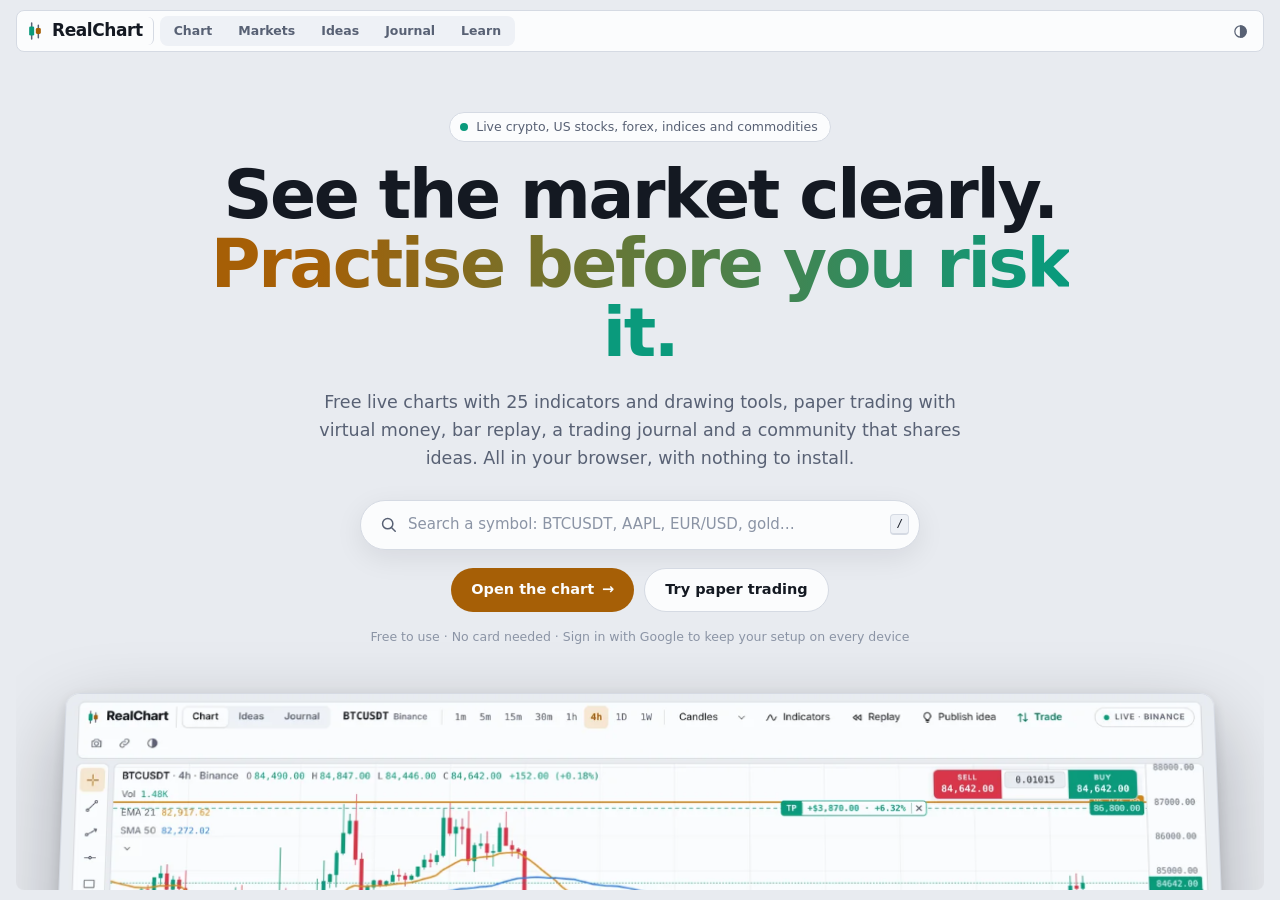
<file: index.html>
<!doctype html>
<html lang="en">
<head>
<meta charset="utf-8">
<meta http-equiv="Content-Security-Policy" content="default-src 'none'; script-src 'self' https://s3.tradingview.com; style-src 'self' 'unsafe-inline' https://fonts.googleapis.com; font-src https://fonts.gstatic.com; img-src 'self' data: blob: https://*.googleusercontent.com; connect-src 'self' https://data-api.binance.vision https://api.binance.com wss://data-stream.binance.vision wss://stream.binance.com:9443 https://www.okx.com wss://ws.okx.com wss://ws.okx.com:8443 https://api.bybit.com wss://stream.bybit.com https://api.kraken.com https://api.gold-api.com https://api.twelvedata.com wss://ws.twelvedata.com https://*.workers.dev wss://*.workers.dev https://*.supabase.co; manifest-src 'self'; base-uri 'none'; form-action 'none'; object-src 'none'; frame-src https://www.tradingview-widget.com https://s.tradingview.com; worker-src 'self'; upgrade-insecure-requests">
<meta name="referrer" content="strict-origin-when-cross-origin">
<meta name="viewport" content="width=device-width,initial-scale=1,viewport-fit=cover">
<meta name="description" content="RealChart is a free, TradingView-style charting platform with live prices for crypto, US stocks, forex, indices and commodities — 100+ indicators, drawing tools, watchlists, price alerts and a paper-trading journal. No sign-up, no fees.">
<meta name="keywords" content="free charts, TradingView alternative, live crypto charts, forex charts, stock charts, trading charts, technical analysis, price alerts, candlestick charts, paper trading">
<meta name="robots" content="index,follow,max-image-preview:large">
<link rel="canonical" href="https://realchart.trade/">
<meta name="theme-color" content="#fbfcfd" media="(prefers-color-scheme: light)">
<meta name="theme-color" content="#0e131b" media="(prefers-color-scheme: dark)">
<link rel="icon" href="favicon.svg" type="image/svg+xml">
<link rel="icon" href="icon-192.png" type="image/png" sizes="192x192">
<link rel="apple-touch-icon" href="apple-touch-icon.png">
<link rel="manifest" href="manifest.webmanifest">
<meta property="og:type" content="website">
<meta property="og:site_name" content="RealChart">
<meta property="og:locale" content="en_GB">
<meta property="og:title" content="RealChart — Free Live Trading Charts">
<meta property="og:description" content="Free, TradingView-style charts with live prices for crypto, stocks, forex, indices and commodities. Indicators, drawing tools, watchlists and price alerts — no sign-up.">
<meta name="twitter:card" content="summary_large_image">
<meta name="twitter:title" content="RealChart — Free Live Trading Charts">
<meta name="twitter:description" content="Free, TradingView-style charts with live prices for crypto, stocks, forex, indices and commodities. No sign-up.">
<meta name="impact-site-verification" value="29c05ad7-7cba-4794-b8db-04f6048b100a">
<meta property="og:url" content="https://realchart.trade/">
<meta property="og:image" content="https://realchart.trade/og-image.png">
<meta name="twitter:image" content="https://realchart.trade/og-image.png">
<title>RealChart — Free Live Charts for Crypto, Stocks, Forex &amp; Commodities</title>
<script type="application/ld+json">[{"@context":"https://schema.org","@type":"WebApplication","name":"RealChart","url":"https://realchart.trade/","applicationCategory":"FinanceApplication","operatingSystem":"Web","description":"Free, TradingView-style charting with live prices for crypto, US stocks, forex, indices and commodities, including 100+ indicators, drawing tools, watchlists and price alerts.","offers":{"@type":"Offer","price":"0","priceCurrency":"USD"},"featureList":["Live interactive charts","100+ technical indicators","Drawing tools","Watchlists","Price alerts to your phone","Paper-trading journal"]},{"@context":"https://schema.org","@type":"WebSite","name":"RealChart","url":"https://realchart.trade/"},{"@context":"https://schema.org","@type":"Organization","name":"RealChart","url":"https://realchart.trade/","logo":"https://realchart.trade/icon-192.png"}]</script>
<link rel="preconnect" href="https://fonts.googleapis.com">
<link rel="preconnect" href="https://fonts.gstatic.com" crossorigin>
<link rel="stylesheet" href="https://fonts.googleapis.com/css2?family=Bricolage+Grotesque:opsz,wght@12..96,700;12..96,800&family=IBM+Plex+Mono:wght@400;500;600&family=IBM+Plex+Sans:wght@400;500;600&display=swap">
<style>
/* Layout: trading-terminal grid. Top bar across, slim drawing rail left, chart stage centre, market rail right. */
:root{
  --bg:#e8ebf0; --panel:#fbfcfd; --panel-2:#eef1f6; --line:#d5dae3; --grid:#eef1f5;
  --fg:#141922; --muted:#586174; --faint:#8b94a5;
  --accent:#a65f06; --accent-soft:#f5e7d2;
  --up:#0a9a7c; --down:#d8364a; --draw:#2f6fe4; --cross-label:#3a4252; --up-ink:#077a62; --down-ink:#bf2a3e;
  --font-display:'Bricolage Grotesque','Segoe UI',system-ui,sans-serif;
  --font-body:'IBM Plex Sans','Segoe UI',system-ui,-apple-system,sans-serif;
  --font-data:'IBM Plex Mono',ui-monospace,SFMono-Regular,Menlo,Consolas,monospace;
}
@media (prefers-color-scheme: dark){
  :root:not([data-theme="light"]){
    --bg:#07090e; --panel:#0e131b; --panel-2:#161d28; --line:#212a38; --grid:#141b25;
    --fg:#e3e7ee; --muted:#8a94a7; --faint:#5b6578;
    --accent:#f0a63a; --accent-soft:#33260f;
    --up:#26b892; --down:#f05268; --draw:#5b8ff9; --cross-label:#38435a; --up-ink:#26b892; --down-ink:#f05268;
    color-scheme:dark;
  }
}
:root[data-theme="dark"]{
  --bg:#07090e; --panel:#0e131b; --panel-2:#161d28; --line:#212a38; --grid:#141b25;
  --fg:#e3e7ee; --muted:#8a94a7; --faint:#5b6578;
  --accent:#f0a63a; --accent-soft:#33260f;
  --up:#26b892; --down:#f05268; --draw:#5b8ff9; --cross-label:#38435a; --up-ink:#26b892; --down-ink:#f05268;
  color-scheme:dark;
}

*,*::before,*::after{box-sizing:border-box}
html,body{height:100%}
body{background:var(--bg);color:var(--fg);font:13px/1.4 var(--font-body);padding-inline:16px;padding-block:10px;overflow:hidden;-webkit-font-smoothing:antialiased}
button,input,select{font:inherit;color:inherit}
button{cursor:pointer;background:none;border:0;padding:0;border-radius:6px}
svg{display:block}
:focus-visible{outline:2px solid var(--accent);outline-offset:1px}

.app{height:100%;display:grid;grid-template-columns:42px minmax(0,1fr) 304px;grid-template-rows:auto minmax(0,1fr);grid-template-areas:"top top top" "tools stage side";gap:6px}
/* Full-screen chart: hide the watchlist, trade panel and status bar so the chart fills the window */
body.chart-max .app{grid-template-columns:42px minmax(0,1fr) 0}
body.chart-max .side,body.chart-max .status,body.chart-max #tp{display:none!important}
/* The date/time clock sitting on the chart, like TradingView's */
.chart-clock{position:absolute;right:64px;bottom:3px;z-index:5;pointer-events:none;font-family:var(--font-data);font-size:11px;line-height:1;color:var(--muted);background:color-mix(in srgb,var(--bg) 82%,transparent);border:1px solid color-mix(in srgb,var(--line) 70%,transparent);border-radius:5px;padding:3px 7px;font-variant-numeric:tabular-nums;letter-spacing:.2px;white-space:nowrap}

/* top bar */
.top{grid-area:top;display:flex;align-items:center;flex-wrap:wrap;gap:4px 6px;background:var(--panel);border:1px solid var(--line);border-radius:8px;padding:5px 8px}
.brand{display:flex;align-items:center;gap:7px;font-family:var(--font-display);font-weight:800;font-size:17px;letter-spacing:-.025em;padding-right:10px;border-right:1px solid var(--line);height:28px}
.brand svg{width:20px;height:20px}
.btn{height:30px;padding:0 10px;display:inline-flex;align-items:center;gap:6px;white-space:nowrap;color:var(--fg)}
.btn:hover{background:var(--panel-2)}
.btn svg{width:17px;height:17px;fill:none;stroke:currentColor;stroke-width:1.7;stroke-linecap:round;stroke-linejoin:round}
.sym-btn{font-family:var(--font-data);font-weight:600;font-size:14px}
.sym-btn .ex{font-family:var(--font-body);font-weight:500;font-size:11px;color:var(--muted);letter-spacing:.02em}
.seg{display:flex;gap:1px}
.seg .btn{padding:0 8px;font-family:var(--font-data);font-size:12.5px;color:var(--muted)}
.seg .btn:hover{color:var(--fg)}
.seg .btn.on{color:var(--accent);background:var(--accent-soft);font-weight:600}

/* chart type settings */
#ctGear svg{width:16px;height:16px;fill:none;stroke:currentColor;stroke-width:1.7}
.ct-form{display:flex;flex-direction:column;gap:6px;padding:4px 10px 8px;min-width:250px}
.ct-row{display:flex;align-items:center;justify-content:space-between;gap:10px;font-size:13px}
.ct-row input,.ct-row select{width:120px;height:30px}
.ct-note{font-size:11.5px;color:var(--faint);line-height:1.4}
.ct-acts{display:flex;justify-content:flex-end;padding-top:4px}

/* timeframes */
.seg .btn.tf-more{padding:0 5px}
.seg .btn.tf-more svg{width:14px;height:14px;fill:none;stroke:currentColor;stroke-width:2}
.tf-menu{min-width:250px;overflow-y:auto}
.tf-gh{font-size:11px;font-weight:600;color:var(--muted);padding:8px 10px 3px}
.tf-row.off .tf-li{opacity:.45;cursor:not-allowed}
.icon-btn.dim{opacity:.5}
.tf-row{display:flex;align-items:center;border-radius:6px}
.tf-row:hover{background:var(--panel-2)}
.tf-li{flex:1;text-align:left;padding:6px 10px;font-size:13px}
.tf-row.on .tf-li{color:var(--accent);font-weight:600}
.tf-star svg{width:15px;height:15px;fill:none;stroke:currentColor;stroke-width:1.6}
.tf-star{color:var(--faint)}
.tf-star.on{color:var(--accent)}
.tf-star.on svg{fill:currentColor}
.tf-del svg{width:13px;height:13px;fill:none;stroke:currentColor;stroke-width:2}
.tf-add{padding:2px 0 4px}
.tf-addrow{display:flex;gap:6px;padding:2px 8px}
.tf-addrow input{width:70px;height:30px}
.tf-addrow .selwrap{flex:1}
.tf-addrow select{width:100%;height:30px}
.tf-addrow .primary{height:30px;padding:0 12px}
.tf-msg{font-size:11.5px;color:var(--down-ink);padding:2px 10px;min-height:0}
.tf-msg:empty{display:none}
.vsep{width:1px;height:20px;background:var(--line);margin-inline:2px}
.selwrap{position:relative;display:inline-flex}
.tz-wrap{flex:none}
.tz-sel{height:22px!important;font-family:var(--font-data);font-size:11px;color:var(--muted);padding:0 18px 0 8px!important}
.tz-sel:hover{color:var(--ink)}
.selwrap select{appearance:none;-webkit-appearance:none;height:30px;border:0;border-radius:6px;background:transparent;padding:0 26px 0 10px;cursor:pointer}
.selwrap select:hover{background:var(--panel-2)}
.selwrap::after{content:"";position:absolute;right:11px;top:50%;width:6px;height:6px;border-right:1.5px solid var(--muted);border-bottom:1.5px solid var(--muted);transform:translateY(-70%) rotate(45deg);pointer-events:none}
select option{background:var(--panel);color:var(--fg)}
.spacer{flex:1}
.feed{height:26px;padding:0 11px;border-radius:999px;border:1px solid var(--line);font-size:10.5px;font-weight:600;letter-spacing:.08em;text-transform:uppercase;display:inline-flex;align-items:center;gap:7px;color:var(--muted)}
.feed:hover{background:var(--panel-2);color:var(--fg)}
.feed .dot{width:7px;height:7px;border-radius:50%;background:var(--faint)}
.feed[data-state="live"] .dot{background:var(--up);animation:pulse 2s infinite}
.feed[data-state="demo"]{color:var(--accent);border-color:color-mix(in srgb,var(--accent) 45%,var(--line))}
.feed[data-state="demo"] .dot{background:var(--accent)}
.feed[data-state="reconnecting"] .dot{background:var(--down)}
@keyframes pulse{0%{box-shadow:0 0 0 0 color-mix(in srgb,var(--up) 60%,transparent)}70%{box-shadow:0 0 0 6px transparent}100%{box-shadow:0 0 0 0 transparent}}
.icon-btn{width:30px;height:30px;display:grid;place-items:center;color:var(--muted)}
.icon-btn:hover{background:var(--panel-2);color:var(--fg)}
.icon-btn svg{width:17px;height:17px;fill:none;stroke:currentColor;stroke-width:1.7;stroke-linecap:round;stroke-linejoin:round}

/* drawing rail */
.tools{grid-area:tools;display:flex;flex-direction:column;align-items:center;gap:2px;background:var(--panel);border:1px solid var(--line);border-radius:8px;padding:5px 0;overflow:auto}
.tool{width:32px;height:32px;flex:none;display:grid;place-items:center;color:var(--muted)}
.tool:hover{background:var(--panel-2);color:var(--fg)}
.tool.on{background:var(--accent-soft);color:var(--accent)}
.tool.arm{background:color-mix(in srgb,var(--down) 15%,transparent);color:var(--down)}
.tool svg{width:19px;height:19px;fill:none;stroke:currentColor;stroke-width:1.6;stroke-linecap:round;stroke-linejoin:round}

/* more drawing tools */
.tool-grp{position:relative}
.tool-grp .tg-more{position:absolute;right:3px;bottom:3px;width:0;height:0;border-left:4px solid transparent;border-bottom:4px solid currentColor;opacity:.55}
.tl-menu{min-width:240px}
.tl-li{display:flex;align-items:center;gap:10px;width:100%;padding:7px 10px;border-radius:6px;text-align:left;font-size:13px}
.tl-li:hover{background:var(--panel-2)}
.tl-li.on{color:var(--accent)}
.tl-li svg{width:18px;height:18px;flex:none;fill:none;stroke:currentColor;stroke-width:1.6;stroke-linecap:round;stroke-linejoin:round}
.tl-li span{flex:1}
.tl-li kbd{font-family:var(--font-data);font-size:10.5px;color:var(--faint)}
.txt-ed{position:absolute;z-index:6;width:216px;height:30px;padding:0 8px;font:500 14px var(--font-body);color:var(--fg);background:var(--panel);border:1px solid var(--accent);border-radius:6px;box-shadow:var(--shadow)}
.hsep{width:20px;height:1px;background:var(--line);margin:4px 0;flex:none}

/* chart stage */
.stage{grid-area:stage;display:flex;flex-direction:column;min-width:0;min-height:0;background:var(--panel);border:1px solid var(--line);border-radius:8px;overflow:hidden}
.chart-wrap{position:relative;flex:1;min-height:0}

/* multi-chart layouts */
.charts{position:relative;flex:1;min-height:0;display:grid;grid-template-columns:minmax(0,1fr);grid-template-rows:minmax(0,1fr);gap:1px;background:var(--line)}
.charts[data-n="2"]{grid-template-columns:minmax(0,1fr) minmax(0,1fr)}
.charts[data-n="4"]{grid-template-columns:minmax(0,1fr) minmax(0,1fr);grid-template-rows:minmax(0,1fr) minmax(0,1fr)}
.charts[data-n="3"]{grid-template-columns:repeat(3,minmax(0,1fr))}
.charts[data-n="6"]{grid-template-columns:repeat(3,minmax(0,1fr));grid-template-rows:repeat(2,minmax(0,1fr))}
.charts[data-n="8"]{grid-template-columns:repeat(4,minmax(0,1fr));grid-template-rows:repeat(2,minmax(0,1fr))}
.charts[data-n="16"]{grid-template-columns:repeat(4,minmax(0,1fr));grid-template-rows:repeat(4,minmax(0,1fr))}
.charts[data-n="8"] .mc-bar,.charts[data-n="16"] .mc-bar{gap:5px;height:28px}
.charts[data-n="8"] .mc-note,.charts[data-n="16"] .mc-note,.charts[data-n="16"] .mc-chg{display:none}
.charts[data-n="16"] .mc-tfw select{padding:0 18px 0 5px}
/* the main chart is small in the big grids: just its name, no quick-trade box */
.charts[data-n="6"] #qt,.charts[data-n="8"] #qt,.charts[data-n="16"] #qt,.charts[data-n="6"] #ohlc,.charts[data-n="8"] #ohlc,.charts[data-n="16"] #ohlc,.charts[data-n="8"] #lgRows,.charts[data-n="16"] #lgRows,.charts[data-n="8"] #lgFold,.charts[data-n="16"] #lgFold{display:none !important}
.charts>.chart-wrap{background:var(--panel);min-width:0}
.mc{display:flex;flex-direction:column;min-width:0;min-height:0;background:var(--panel)}
.mc-bar{display:flex;align-items:center;gap:8px;height:32px;flex:none;padding:0 4px 0 6px;border-bottom:1px solid var(--line);font-size:12px;white-space:nowrap;overflow:hidden}
.mc-sym{font-family:var(--font-data);font-weight:600;font-size:12.5px;padding:3px 7px;border-radius:6px;color:var(--fg)}
.mc-sym:hover{background:var(--panel-2)}
.mc-tfw select{height:24px;font-size:12px;padding:0 22px 0 7px}
.mc-px{font-family:var(--font-data);font-weight:600;font-variant-numeric:tabular-nums}
.mc-chg{font-family:var(--font-data);font-size:11.5px}
.mc-chg.up{color:var(--up-ink)}.mc-chg.down{color:var(--down-ink)}
.mc-note{font-size:11px;color:var(--faint)}
.mc-main svg{width:15px;height:15px}
.mc-chart{position:relative;flex:1;min-height:0}
#layoutBtn.on{color:var(--accent);background:var(--accent-soft)}
.mc-menu{min-width:220px}
.mc-li{display:flex;align-items:center;gap:10px;padding:8px 10px;border-radius:6px;text-align:left}
.mc-li:hover{background:var(--panel-2)}
.mc-li.on{color:var(--accent)}
.mc-li svg{width:18px;height:18px;fill:none;stroke:currentColor;stroke-width:1.7}
@media (max-width: 880px){
  .charts,.charts[data-n]{display:flex;flex-direction:column;flex:none}
  .mc{height:300px;flex:none}
}
#chart{position:absolute;inset:0}
#overlay{position:absolute;left:0;top:0;pointer-events:none;z-index:3}
.wm-brand{position:absolute;left:12px;bottom:36px;z-index:3;display:flex;align-items:center;gap:6px;pointer-events:none;opacity:.7;font-family:var(--font-display);font-weight:800;font-size:14px;letter-spacing:-.02em;color:var(--fg)}
.wm-brand svg{width:20px;height:20px}
.side>.details,.side>.alerts,.credit{flex:none}   /* the watchlist scrolls; these keep their size */
.credit{margin:0 0 2px;text-align:center;font-size:10.5px;color:var(--faint)}
.credit a{color:inherit;text-decoration:underline;text-underline-offset:2px}
.credit a:hover{color:var(--muted)}
.risk-note{margin:0 0 4px;font-size:10.5px;line-height:1.45;color:var(--faint);text-align:center;text-wrap:pretty}
.risk-note b{color:var(--muted);font-weight:600}
.h-foot .risk-note{font-size:12px;max-width:72ch;margin:0 auto}
@media (max-width: 640px){.chart-wrap.replaying .wm-brand{display:none}}
.legend{position:absolute;left:10px;top:7px;z-index:4;pointer-events:none;display:flex;flex-direction:column;gap:1px;max-width:calc(100% - 96px)}
.lg-head{display:flex;flex-wrap:wrap;align-items:baseline;gap:2px 10px;font-family:var(--font-data);font-size:12px;font-variant-numeric:tabular-nums;margin-bottom:2px}
.lg-title{font-family:var(--font-body);font-weight:600;font-size:13px;color:var(--fg)}
.lg-title span{color:var(--muted);font-weight:500}
.ohlc{display:flex;flex-wrap:wrap;gap:0 9px}
.ohlc i{font-style:normal;color:var(--muted);margin-right:3px}
.ohlc.up b,.lg-chg.up{color:var(--up)}
.ohlc.down b,.lg-chg.down{color:var(--down)}
.ohlc b{font-weight:500}
.lg-row{display:flex;align-items:center;gap:7px;font-family:var(--font-data);font-size:11.5px;font-variant-numeric:tabular-nums;pointer-events:auto;width:max-content;max-width:100%;padding:1px 2px 1px 0;min-height:22px}
.lg-row .nm{color:var(--muted);font-family:var(--font-body);font-size:12px;white-space:nowrap}
.lg-row .vals{display:flex;gap:9px;white-space:nowrap}
.lg-row.off .vals,.lg-row.off .nm{opacity:.4}
.lg-ctl{display:flex;gap:1px;opacity:0;transition:opacity .12s}
.lg-row:hover .lg-ctl,.lg-row:focus-within .lg-ctl{opacity:1}
@media (hover:none){.lg-row{pointer-events:none}.lg-ctl{opacity:1;pointer-events:auto}}
.lg-ctl button{width:22px;height:22px;display:grid;place-items:center;color:var(--muted);background:color-mix(in srgb,var(--panel) 80%,transparent)}
.lg-ctl button:hover{background:var(--panel-2);color:var(--fg)}
.lg-ctl svg{width:14px;height:14px;fill:none;stroke:currentColor;stroke-width:1.8;stroke-linecap:round;stroke-linejoin:round}
.pane-lg{position:absolute;left:10px;z-index:4;pointer-events:none}
#lgRows{overflow-y:auto;overflow-x:hidden;scrollbar-width:thin;overscroll-behavior:contain}
#lgRows.folded{display:none}
.lg-fold{pointer-events:auto;align-self:flex-start;display:inline-flex;align-items:center;gap:4px;height:20px;padding:0 7px 0 3px;border-radius:4px;font-size:11px;color:var(--muted);background:color-mix(in srgb,var(--panel) 80%,transparent)}
.lg-fold:hover{color:var(--fg);background:var(--panel-2)}
.lg-fold svg{width:13px;height:13px;fill:none;stroke:currentColor;stroke-width:2;stroke-linecap:round;stroke-linejoin:round;transition:transform .15s}
.lg-fold[aria-expanded="false"] svg{transform:rotate(-90deg)}

.float{position:absolute;z-index:5;left:50%;bottom:38px;transform:translateX(-50%);display:flex;align-items:center;gap:8px;padding:5px 6px 5px 12px;background:var(--panel);border:1px solid var(--line);border-radius:8px;box-shadow:0 6px 20px rgba(8,12,20,.14);font-size:12px;white-space:nowrap;max-width:calc(100% - 24px)}
.float .k{font-family:var(--font-data);font-size:11px;color:var(--muted);border:1px solid var(--line);border-radius:4px;padding:0 5px}
.hint{padding-right:12px}
.selbar .nm{font-weight:600}
.swatches{display:flex;gap:4px}
.sw{width:18px;height:18px;border-radius:50%;border:2px solid var(--panel);box-shadow:0 0 0 1px var(--line)}
.sw[aria-pressed="true"]{box-shadow:0 0 0 2px var(--fg)}
.danger{height:26px;padding:0 10px;color:var(--down);font-weight:500}
.danger:hover{background:color-mix(in srgb,var(--down) 12%,transparent)}
/* pages: Chart / Journal */
.views{display:flex;gap:2px;padding:2px;background:var(--panel-2);border-radius:8px}
.view-tab{height:26px;padding:0 12px;border-radius:6px;display:inline-flex;align-items:center;font-weight:600;font-size:12.5px;color:var(--muted);text-decoration:none}
.view-tab:hover{color:var(--fg)}
.view-tab[aria-current="page"]{background:var(--panel);color:var(--fg);box-shadow:0 1px 2px rgba(8,12,20,.1)}
.learn-tab{height:26px;padding:0 12px;border-radius:6px;display:inline-flex;align-items:center;font-weight:600;font-size:12.5px;color:var(--muted);text-decoration:none}
.learn-tab:hover{color:var(--fg)}
body:is([data-view="journal"],[data-view="ideas"],[data-view="home"],[data-view="markets"]) .app>:is(.tools,.stage,.side,.book){display:none}
body:is([data-view="journal"],[data-view="ideas"],[data-view="home"],[data-view="markets"]) .top>:is(#symBtn,.vsep,#tfSeg,.selwrap,#indBtn,#replayBtn,#ideaBtn,#tradeBtn,#feedBtn,#snapBtn,#linkBtn,#fsBtn,#helpBtn,#layoutBtn,#dataBtn,#btBtn,#tplBtn,#calcBtn,#bookBtn){display:none!important}


/* markets */
.markets{grid-column:1/-1;grid-row:2/-1;min-height:0;overflow:auto;display:flex;flex-direction:column;gap:6px}
.mk-tabs{align-self:flex-start;max-width:100%;overflow-x:auto;background:var(--panel);border:1px solid var(--line);border-radius:8px;padding:3px;scrollbar-width:none}
.mk-tabs .btn{height:30px;font-family:var(--font-body);font-size:13px;white-space:nowrap;padding:0 12px}
.mk-card{background:var(--panel);border:1px solid var(--line);border-radius:8px;padding:10px;display:flex;flex-direction:column;gap:8px;flex:1;min-height:0}
.mk-card[hidden]{display:none}
.mk-bar{display:flex;align-items:center;gap:8px 12px;flex-wrap:wrap;font-size:12.5px;color:var(--muted)}
.mk-bar .field{flex:0 0 auto;width:auto;max-width:100%;font-family:var(--font-body)}
#scSearch{width:200px}
.mk-info{font-size:12px;color:var(--faint)}
.mk-err{font-size:13px;color:var(--down-ink)}
#mkMap{position:relative;flex:1;min-height:440px;border-radius:6px;overflow:hidden;background:var(--panel-2)}
.mk-tile{position:absolute;display:flex;flex-direction:column;align-items:center;justify-content:center;gap:1px;color:#fff;overflow:hidden;text-align:center;line-height:1.15;padding:2px;border-radius:2px;font-family:var(--font-data);text-shadow:0 1px 1px rgba(0,0,0,.25)}
.mk-tile b{font-weight:700;letter-spacing:-.01em}
.mk-tile span{font-size:.7em;font-weight:500}
.mk-tile .px{font-size:.56em;opacity:.85}
.mk-tile:hover,.mk-tile:focus-visible{filter:brightness(1.18);z-index:1;outline:1.5px solid rgba(255,255,255,.75);outline-offset:-1.5px}
.mk-legend{display:flex;align-items:center;gap:8px;font-family:var(--font-data);font-size:11px;color:var(--faint)}
.mk-legend .g{width:150px;height:8px;border-radius:4px;background:linear-gradient(90deg,rgb(242,54,69),rgb(93,97,112),rgb(8,153,129))}
.fx-wrap{display:grid;grid-template-columns:minmax(0,2.2fr) minmax(220px,1fr);gap:16px;align-items:start}
.fx-grid{display:grid;grid-template-columns:repeat(9,minmax(0,1fr));gap:3px}
.fx-c{padding:9px 2px;text-align:center;font-family:var(--font-data);font-size:12.5px;border-radius:4px;min-width:0;overflow:hidden;white-space:nowrap}
.fx-h{font-weight:700;color:var(--muted)}
.fx-v{color:#fff;font-weight:500}
button.fx-v:hover{filter:brightness(1.2)}
.fx-self{background:var(--panel-2)}
.fx-str h2,.mk-h2{margin:0 0 6px;font-size:13px;font-weight:600;color:var(--muted)}
.fx-s{display:grid;grid-template-columns:40px 1fr 64px;align-items:center;gap:8px;padding:5px 0;font-family:var(--font-data);font-size:12.5px}
.fx-s .bar{position:relative;height:10px;border-radius:3px;background:var(--panel-2)}
.fx-s .bar i{position:absolute;top:0;bottom:0;border-radius:3px}
.fx-s .bar i.pos{left:50%}.fx-s .bar i.neg{right:50%}
.fx-s .bar::after{content:"";position:absolute;left:50%;top:-2px;bottom:-2px;width:1px;background:var(--line)}
.fx-s .v{text-align:right}
#tvHeat{height:max(560px,calc(100vh - 230px));display:block}
#tvHeat .tradingview-widget-container__widget{height:calc(100% - 32px)}
#tvHeat iframe{display:block;width:100%;border:0}
#tvHeat .tradingview-widget-copyright{font-size:11.5px;padding-top:6px;color:var(--faint)}
#tvHeat .tradingview-widget-copyright a{color:var(--accent)}
.sc-wrap{overflow-x:auto;border-top:1px solid var(--line)}
.sc-t{width:100%;border-collapse:collapse;font-size:12.5px}
.sc-t th{position:sticky;top:0;background:var(--panel);text-align:right;font-weight:600;font-size:11px;color:var(--muted);padding:0;border-bottom:1px solid var(--line);white-space:nowrap}
.sc-t th:first-child{text-align:left}
.sc-sort{font:inherit;color:inherit;padding:8px;width:100%;text-align:inherit}
.sc-sort:hover{color:var(--fg)}
.sc-t th[aria-sort="ascending"] .sc-sort::after{content:" ▲";font-size:9px}
.sc-t th[aria-sort="descending"] .sc-sort::after{content:" ▼";font-size:9px}
.sc-t td{padding:7px 8px;border-bottom:1px solid var(--line);white-space:nowrap}
.sc-t td.num{text-align:right;font-family:var(--font-data);font-variant-numeric:tabular-nums}
.sc-t tbody tr{cursor:pointer}
.sc-t tbody tr:hover,.sc-t tbody tr:focus-visible{background:var(--panel-2);outline:none}
.sc-sym b{font-family:var(--font-data);font-weight:700}
.sc-sym span{font-family:var(--font-data);color:var(--faint);font-size:11.5px}
.sc-sym small{display:block;font-size:11px;color:var(--muted);max-width:150px;overflow:hidden;text-overflow:ellipsis}
.sc-t .up-t{color:var(--up-ink)}.sc-t .dn-t{color:var(--down-ink)}
.sc-rng .rb{position:relative;display:block;width:64px;height:4px;border-radius:2px;background:linear-gradient(90deg,var(--down-ink),var(--up-ink));margin-left:auto;opacity:.75}
.sc-rng .rb i{position:absolute;top:-3px;width:3px;height:10px;margin-left:-1.5px;border-radius:2px;background:var(--fg)}
.sc-act{width:36px;text-align:right}
.sc-act svg{width:15px;height:15px}
.sc-none td{text-align:center;color:var(--muted);padding:24px}
@media (max-width: 880px){
  .fx-wrap{grid-template-columns:minmax(0,1fr)}
  #mkMap{min-height:520px}
  .fx-c{font-size:10.5px;padding:8px 0}
  #tvHeat{height:540px}
}

/* rules (strategy tester and indicator alerts) */
.rl-box{display:flex;flex-direction:column;gap:6px;padding:10px;border:1px solid var(--line);border-radius:8px;background:var(--panel-2)}
.rl-head{display:flex;align-items:center;gap:8px;font-size:12.5px}
.rl-head b{font-weight:600}
.rl-head .selwrap{margin-left:auto}
.rl-row{display:flex;align-items:center;gap:6px;flex-wrap:wrap}
.rl-op{display:inline-flex;align-items:center;gap:4px;min-width:0}
.rl-ps{display:inline-flex;gap:3px}
.rl-box .rl-sel,.rl-box .rl-cmp,.rl-box .rl-match{flex:none;width:auto;height:30px;font-size:12.5px;font-family:var(--font-body);padding:0 24px 0 8px}
.rl-box .rl-sel{max-width:170px}
.rl-box .rl-num{flex:none;width:54px;height:30px;font-size:12.5px;padding:0 6px;font-family:var(--font-data)}
.rl-box .rl-num.wide{width:90px}
.rl-x{width:28px;height:28px;margin-left:auto}
.rl-x svg{width:14px;height:14px}
.rl-add{align-self:flex-start;height:28px;font-size:12.5px}
/* strategy tester */
#btBtn.on{color:var(--accent);background:var(--accent-soft)}
#btDlg{width:min(1180px,calc(100vw - 24px));max-height:calc(100vh - 32px)}
.bt-body{display:grid;grid-template-columns:minmax(360px,440px) minmax(0,1fr);gap:0;min-height:0;overflow:auto}
.bt-form{display:flex;flex-direction:column;gap:10px;padding:14px 16px;border-right:1px solid var(--line);overflow:auto}
.bt-row{display:flex;align-items:center;gap:8px;flex-wrap:wrap}
.bt-row>label{font-size:12.5px;color:var(--muted)}
.bt-row .selwrap .field{font-family:var(--font-body);height:32px}
.bt-form .seg{background:var(--panel-2);border-radius:6px;padding:2px}
.bt-form .seg .btn{height:28px;font-family:var(--font-body);font-size:12.5px}
.bt-risk{display:grid;grid-template-columns:repeat(auto-fill,minmax(120px,1fr));gap:8px}
.bt-risk label{display:flex;flex-direction:column;gap:3px;font-size:11.5px;color:var(--muted)}
.bt-risk .field{flex:none;height:32px;font-family:var(--font-data)}
.bt-note{font-size:11.5px;color:var(--faint);margin:0}
.bt-out{padding:14px 16px;display:flex;flex-direction:column;gap:10px;min-width:0}
.bt-empty{color:var(--muted);font-size:13px;padding:30px 0;text-align:center}
.bt-kpis{display:grid;grid-template-columns:repeat(auto-fill,minmax(130px,1fr));gap:6px}
.bt-k{display:flex;flex-direction:column;gap:2px;padding:9px 11px;border-radius:8px;background:var(--panel-2);min-width:0}
.bt-k span{font-size:11px;color:var(--muted)}
.bt-k b{font-family:var(--font-data);font-size:16px;font-weight:600;white-space:nowrap;overflow:hidden;text-overflow:ellipsis}
.bt-k small{font-family:var(--font-data);font-size:11px;color:var(--faint)}
.bt-k .up-t{color:var(--up-ink)}.bt-k .dn-t{color:var(--down-ink)}
#btEq{height:200px;border:1px solid var(--line);border-radius:8px;overflow:hidden}
.bt-detail{display:grid;grid-template-columns:repeat(auto-fill,minmax(200px,1fr));gap:2px 16px;font-size:12px}
.bt-detail div{display:flex;justify-content:space-between;gap:8px;padding:4px 0;border-bottom:1px solid var(--line)}
.bt-detail span{color:var(--muted)}
.bt-detail b{font-family:var(--font-data);font-weight:500;text-align:right}
.bt-acts{display:flex;gap:6px;flex-wrap:wrap}
.bt-tw{overflow:auto;max-height:300px;border:1px solid var(--line);border-radius:8px}
.bt-t{width:100%;border-collapse:collapse;font-size:12px}
.bt-t th{position:sticky;top:0;background:var(--panel);text-align:left;font-weight:600;font-size:11px;color:var(--muted);padding:6px 8px;border-bottom:1px solid var(--line);white-space:nowrap}
.bt-t td{padding:5px 8px;border-bottom:1px solid var(--line);white-space:nowrap}
.bt-t .num{text-align:right;font-family:var(--font-data);font-variant-numeric:tabular-nums}
.bt-t .up-t{color:var(--up-ink)}.bt-t .dn-t{color:var(--down-ink)}
.bt-none td{text-align:center;color:var(--muted);padding:18px;white-space:normal}
@media (max-width: 880px){
  .bt-body{grid-template-columns:minmax(0,1fr)}
  .bt-form{border-right:0;border-bottom:1px solid var(--line);overflow:visible}
}

/* indicator alerts */
.ta-new{align-self:flex-start;height:28px;font-size:12.5px;margin-top:2px}
.ta-list{list-style:none;margin:0;padding:0;border-top:1px solid var(--line)}
.ta-h{padding:8px 12px 2px;font-size:11px;font-weight:600;letter-spacing:.06em;text-transform:uppercase;color:var(--muted)}
.ta-item .c{white-space:normal;line-height:1.35}
#taDlg{width:min(640px,calc(100vw - 24px))}
body.book-on .app{grid-template-columns:42px minmax(0,1fr) 250px 304px;grid-template-areas:"top top top top" "tools stage book side"}
.book{grid-area:book;display:flex;flex-direction:column;min-height:0;min-width:0;background:var(--panel);border:1px solid var(--line);border-radius:8px;overflow:hidden}
.book[hidden]{display:none}
.bk-h{display:flex;align-items:center;gap:6px;padding:6px 6px 6px 8px;border-bottom:1px solid var(--line)}
.bk-tabs{display:flex;gap:2px;padding:2px;background:var(--panel-2);border-radius:7px}
.bk-tabs button{padding:4px 8px;border-radius:5px;font-size:12px;font-weight:600;color:var(--muted);white-space:nowrap}
.bk-tabs button[aria-pressed="true"]{background:var(--panel);color:var(--fg);box-shadow:0 1px 2px rgba(5,8,14,.18)}
.bk-stepw{margin-left:auto;min-width:0}
.bk-stepw[hidden]{display:none}
.bk-stepw select{height:26px;max-width:84px;font:500 11.5px var(--font-data)}
#bkClose{margin-left:auto;width:26px;height:26px;flex:none}
.bk-stepw+#bkClose{margin-left:0}
.bk-cols,.bk-row,.bk-tr{display:grid;grid-template-columns:minmax(0,1.15fr) minmax(0,1fr) minmax(0,1fr);gap:4px;padding:0 10px}
.bk-cols{padding-block:5px;font-size:10px;font-weight:700;letter-spacing:.07em;text-transform:uppercase;color:var(--faint)}
.bk-cols span:not(:first-child),.bk-row>span:not(.bk-p),.bk-tr>span:not(.bk-p){text-align:right}
.bk-note{margin:0;padding:12px;color:var(--muted);font-size:12px;line-height:1.45}
.bk-note[hidden]{display:none}
#bkLadder{flex:1;min-height:0;display:flex;flex-direction:column;overflow:hidden}
#bkLadder[hidden],#bkTrades[hidden]{display:none}
#bkAsks,#bkBids{flex:1;min-height:0;display:flex;flex-direction:column;overflow:hidden}
#bkAsks{justify-content:flex-end}
.bk-row,.bk-tr{position:relative;height:19px;flex:none;align-items:center;font:500 11.5px var(--font-data);font-variant-numeric:tabular-nums;white-space:nowrap}
.bk-row>span,.bk-tr>span{position:relative;overflow:hidden;text-overflow:ellipsis}
.bk-row::before{content:"";position:absolute;top:1px;bottom:1px;right:0;width:var(--w);background:var(--c);opacity:.15}
.bk-row.ask{--c:var(--down)}
.bk-row.bid{--c:var(--up)}
.bk-row.ask .bk-p,.bk-tr.ask .bk-p{color:var(--down-ink)}
.bk-row.bid .bk-p,.bk-tr.bid .bk-p{color:var(--up-ink)}
.bk-row .bk-c,.bk-tr .bk-c{color:var(--muted)}
.bk-row:hover{background:var(--panel-2);cursor:pointer}
.bk-mid{flex:none;display:flex;align-items:baseline;justify-content:space-between;gap:8px;padding:6px 10px;border-block:1px solid var(--line);font-family:var(--font-data);font-variant-numeric:tabular-nums}
.bk-mid b{font-size:14px;font-weight:600}
.bk-mid span{font-size:10.5px;color:var(--muted);white-space:nowrap}
#bkTrades{flex:1;min-height:0;display:flex;flex-direction:column}
#bkTList{flex:1;min-height:0;overflow-y:auto;scrollbar-width:thin}
.bk-tr.big{font-weight:700}
.bk-tr.big.bid{background:color-mix(in srgb,var(--up) 14%,transparent)}
.bk-tr.big.ask{background:color-mix(in srgb,var(--down) 14%,transparent)}
.bk-foot{flex:none;padding:5px 10px;border-top:1px solid var(--line);font-size:11px;color:var(--faint)}
@media (max-width: 880px){
  body.book-on .app{grid-template-columns:minmax(0,1fr);grid-template-areas:"top" "tools" "stage" "book" "side"}
  .book{height:440px}
}
#psDlg{width:min(560px,calc(100vw - 24px))}
#tplDlg{width:min(420px,calc(100vw - 24px))}
.ps-sym{font:500 13px var(--font-data);color:var(--muted);margin-left:6px}
.ps-out{margin:14px 0 4px;min-height:40px}
.ps-res{display:grid;grid-template-columns:auto 1fr;gap:6px 16px;margin:0;padding:12px 14px;border:1px solid var(--line);border-radius:8px;background:var(--panel-2)}
.ps-res dt{color:var(--muted);font-size:12.5px}
.ps-res dd{margin:0;font:500 13px var(--font-data);color:var(--fg);text-align:right;font-variant-numeric:tabular-nums}
.tpl-menu{width:280px}
.tpl-row{display:flex;align-items:center;gap:2px}
.tpl-li{flex:1;min-width:0;display:flex;align-items:baseline;justify-content:space-between;gap:10px;padding:7px 10px;border-radius:6px;text-align:left;font-size:13px}
.tpl-li span{overflow:hidden;text-overflow:ellipsis;white-space:nowrap}
.tpl-li small{color:var(--faint);font-size:11px;white-space:nowrap}
.tpl-li:hover{background:var(--panel-2)}
.tpl-x{width:26px;height:26px;flex:none}
.tpl-x svg{width:14px;height:14px}
.ta-body{display:flex;flex-direction:column;gap:10px;padding:14px 16px;overflow:auto}
.ta-mk{display:flex;align-items:center;gap:8px;flex-wrap:wrap;font-size:13px}
.ta-mk b{font-family:var(--font-data)}
.ta-mk .field,.ta-opts .field{flex:none;width:auto;height:32px;font-family:var(--font-body)}
.ta-opts{display:flex;gap:10px;flex-wrap:wrap}
.ta-opts label{display:flex;flex-direction:column;gap:3px;font-size:11.5px;color:var(--muted)}
.ta-opts #taName{width:220px}
#alertDlg{width:min(420px,calc(100vw - 24px))}
.al-dlg-sym{font:500 13px var(--font-data);color:var(--muted);margin-left:6px}
.al-dlg-body{display:flex;flex-direction:column;gap:12px;padding:14px 16px}
.al-cond-row{display:flex;gap:8px}
.al-cond-row .selwrap{flex:1;min-width:0}
.al-cond-row select{width:100%}
.al-new{width:100%;justify-content:center}
.al-push{width:100%;justify-content:center}
.al-push.on{color:var(--accent);background:var(--accent-soft)}
.al-freq{margin-left:6px;font-size:10px;font-weight:600;color:var(--accent);background:var(--accent-soft);padding:1px 6px;border-radius:999px;vertical-align:middle}
/* journal */
.journal{grid-column:1/-1;grid-row:2/-1;min-height:0;overflow:auto;display:flex;flex-direction:column;gap:6px}
.j-head{display:flex;align-items:flex-end;gap:10px 16px;flex-wrap:wrap;padding:6px 4px 2px}
.j-head h1{margin:0;font-family:var(--font-display);font-size:24px;font-weight:800;letter-spacing:-.02em}
.j-sub{margin:2px 0 0;font-size:12.5px;color:var(--muted)}
.j-sub button{color:var(--accent);font-weight:600;text-decoration:underline;text-underline-offset:2px;padding:0}
.j-actions{display:flex;gap:6px;margin-left:auto;flex-wrap:wrap}
.j-filters{display:flex;align-items:center;gap:6px;flex-wrap:wrap;background:var(--panel);border:1px solid var(--line);border-radius:8px;padding:6px 8px}
.j-filters select.field,.j-filters input.field{flex:0 0 auto;width:auto;font-family:var(--font-body)}
.j-filters input.field{width:130px}
.j-filters .seg{background:var(--panel-2);border-radius:6px;padding:2px}
.j-filters .seg .btn{height:26px;font-family:var(--font-body);font-size:12.5px}
.j-chip-day{display:inline-flex;align-items:center;gap:6px;height:28px;padding:0 6px 0 10px;border-radius:999px;background:var(--accent-soft);color:var(--accent);font-size:12px;font-weight:600}
.j-chip-day button{width:20px;height:20px;display:grid;place-items:center;border-radius:50%;color:inherit}
.j-chip-day svg{width:12px;height:12px;fill:none;stroke:currentColor;stroke-width:2}
.j-kpis{display:grid;grid-template-columns:1.5fr repeat(4,minmax(0,1fr));gap:6px}
.j-tile{background:var(--panel);border:1px solid var(--line);border-radius:8px;padding:11px 14px;min-width:0}
.j-tile .k{font-size:11.5px;color:var(--muted);margin:0 0 4px}
.j-tile .v{font-size:22px;font-weight:600;letter-spacing:-.01em;white-space:nowrap;overflow:hidden;text-overflow:ellipsis}
.j-tile .s{font-size:11.5px;color:var(--faint);margin-top:3px;white-space:nowrap;overflow:hidden;text-overflow:ellipsis}
.j-tile.hero .v{font-size:34px;line-height:1.1}
.j-tile .v .unit{font-size:.55em;color:var(--muted);font-weight:500;margin-left:3px}
.j-grid{display:grid;grid-template-columns:minmax(0,1.35fr) minmax(0,1fr);gap:6px}
.j-card{padding-bottom:10px;min-width:0}
.j-card .card-h{justify-content:flex-start}
.j-card .card-h .read{margin-left:auto;font-family:var(--font-data);font-size:11.5px;letter-spacing:0;text-transform:none;font-weight:500;color:var(--muted)}
.j-eq{height:250px;margin:0 6px}
.j-noeq{height:250px;display:grid;place-items:center;color:var(--faint);font-size:12.5px;text-align:center;padding:0 20px}
.j-cal-nav{margin-left:auto;display:flex;align-items:center;gap:2px}
.j-cal-nav .icon-btn{width:26px;height:26px}
.j-cal-nav b{font-size:12px;letter-spacing:0;text-transform:none;color:var(--fg);min-width:110px;text-align:center;font-weight:600}
.j-cal-total{font-family:var(--font-data);font-size:11.5px;letter-spacing:0;text-transform:none;font-weight:500;color:var(--muted)}
.j-cal{display:grid;grid-template-columns:repeat(7,minmax(0,1fr));gap:3px;padding:0 10px}
.j-cal .dow{font-size:10.5px;color:var(--faint);text-align:center;padding:2px 0 3px}
.j-day{min-height:50px;border-radius:6px;background:var(--panel-2);display:flex;flex-direction:column;justify-content:space-between;align-items:flex-start;padding:4px 5px;text-align:left;min-width:0}
.j-day .d{font-size:10.5px;color:var(--muted)}
.j-day .a{font-family:var(--font-data);font-size:11px;font-weight:600;color:var(--fg);white-space:nowrap;overflow:hidden;text-overflow:ellipsis;max-width:100%}
.j-day.empty{background:transparent}
.j-day.today{box-shadow:inset 0 0 0 1.5px var(--accent)}
.j-day.sel{box-shadow:inset 0 0 0 2px var(--fg)}
.j-day:not(.empty):hover{filter:brightness(.97)}
.j-bars{display:flex;flex-direction:column;gap:2px;padding:2px 12px 0}

/* Journal Pro */
.jp-habits{display:grid;grid-template-columns:repeat(auto-fill,minmax(150px,1fr));gap:6px;padding:2px 12px 0}
.jp-h{display:flex;flex-direction:column;gap:2px;padding:8px 10px;border-radius:8px;background:var(--panel-2);min-width:0}
.jp-h .k{font-size:11px;color:var(--muted)}
.jp-h b{font-family:var(--font-data);font-size:15px;font-weight:600;white-space:nowrap;overflow:hidden;text-overflow:ellipsis}
.jp-h .s{font-size:11px;color:var(--faint);white-space:nowrap;overflow:hidden;text-overflow:ellipsis}
.jp-tw{overflow-x:auto;padding:0 12px}
.jp-t{width:100%;border-collapse:collapse;font-size:12.5px}
.jp-t th{text-align:left;font-weight:600;font-size:11px;color:var(--muted);padding:6px 8px;border-bottom:1px solid var(--line);white-space:nowrap}
.jp-t td{padding:7px 8px;border-bottom:1px solid var(--line);white-space:nowrap}
.jp-t .num{text-align:right;font-family:var(--font-data);font-variant-numeric:tabular-nums}
.jp-t tr:last-child td{border-bottom:0}
.jp-report{display:none}
@media print {
  @page{margin:14mm}
  body.jp-printing > *:not(#jReport){display:none !important}
  body.jp-printing{background:#fff !important;color:#111 !important}
  body.jp-printing #jReport{display:block !important;color:#111;font:12px/1.45 var(--font-body)}
  #jReport h1{font-size:20px;margin:0 0 4px}
  #jReport h2{font-size:14px;margin:18px 0 6px}
  #jReport .muted{color:#666}
  #jReport .jp-rh p{margin:0}
  #jReport .jp-rk{display:grid;grid-template-columns:repeat(5,1fr);gap:8px;margin-top:14px}
  #jReport .jp-rk div{border:1px solid #ddd;border-radius:6px;padding:6px 8px;display:flex;flex-direction:column}
  #jReport .jp-rk span{font-size:10px;color:#666}
  #jReport .jp-rk b{font-size:13px}
  #jReport .up-t{color:#0a7d4f}
  #jReport .dn-t{color:#b42318}
  #jReport .jp-tw{padding:0;overflow:visible}
  #jReport .jp-t th,#jReport .jp-t td{border-bottom:1px solid #e5e5e5;color:#111;padding:4px 6px}
  #jReport .jp-rs{break-inside:avoid}
  #jReport .jp-rs:last-of-type{break-inside:auto}
  #jReport .jp-rf{margin-top:16px;font-size:10px;color:#666}
}
.j-bar{display:grid;grid-template-columns:minmax(64px,30%) minmax(0,1fr) auto;align-items:center;gap:10px;min-height:28px;border-radius:6px;padding:0 4px}
.j-bar:hover,.j-bar:focus-visible{background:var(--panel-2);outline:none}
.j-bar .nm{font-family:var(--font-data);font-size:12px;font-weight:600;overflow:hidden;text-overflow:ellipsis;white-space:nowrap}
.j-bar .tr{position:relative;height:14px}
.j-bar .tr::before{content:"";position:absolute;left:50%;top:-6px;bottom:-6px;width:1px;background:var(--line)}
.j-bar .tr i{position:absolute;top:0;height:14px}
.j-bar .tr i.up{left:calc(50% + 1px);background:var(--up);border-radius:0 4px 4px 0}
.j-bar .tr i.dn{right:calc(50% + 1px);background:var(--down);border-radius:4px 0 0 4px}
.j-bar .val{font-family:var(--font-data);font-size:12px;font-variant-numeric:tabular-nums;text-align:right;min-width:84px}
.j-none{color:var(--faint);font-size:12.5px;padding:14px 4px}
.j-table{display:flex;flex-direction:column;padding:0 6px}
.j-row{display:grid;grid-template-columns:118px minmax(84px,1fr) 64px repeat(3,minmax(70px,1fr)) minmax(96px,1fr) 56px minmax(80px,1fr) 70px;gap:8px;align-items:center;padding:8px 6px;border-radius:6px;font-size:12.5px;text-align:left;width:100%;min-width:0}
.j-row>span{min-width:0;overflow:hidden;text-overflow:ellipsis;white-space:nowrap}
.j-row.h{color:var(--faint);font-size:11px;padding-top:2px;padding-bottom:4px;border-bottom:1px solid var(--line);border-radius:0}
.j-row:not(.h){cursor:pointer;border-bottom:1px solid var(--grid)}
.j-row:not(.h):hover,.j-row:not(.h):focus-visible{background:var(--panel-2);outline:none}
.j-row .num{font-family:var(--font-data);font-variant-numeric:tabular-nums;text-align:right}
.j-row .sym{font-family:var(--font-data);font-weight:600}
.j-row .sym em{font-style:normal;font-weight:400;color:var(--faint)}
.j-row .muted{color:var(--muted)}
.side-pill{display:inline-block;font-size:10.5px;font-weight:700;letter-spacing:.05em;text-transform:uppercase;padding:2px 7px;border-radius:999px;background:var(--panel-2);color:var(--fg)}
.side-pill.long::before{content:"▲ ";color:var(--up)}
.side-pill.short::before{content:"▼ ";color:var(--down)}
.open-pill{font-size:10.5px;font-weight:600;color:var(--accent);background:var(--accent-soft);padding:2px 7px;border-radius:999px}
.stars{color:var(--accent);letter-spacing:1px}
.stars .off{color:var(--line)}
.j-more{align-self:center;margin-top:8px}
.j-empty{background:var(--panel);border:1px solid var(--line);border-radius:8px;padding:40px 20px;text-align:center;display:flex;flex-direction:column;align-items:center;gap:10px}
.j-empty h2{margin:0;font-family:var(--font-display);font-size:20px;font-weight:800;letter-spacing:-.015em}
.j-empty p{margin:0;max-width:52ch;color:var(--muted);line-height:1.55}
.j-tip{position:fixed;z-index:70;pointer-events:none;background:var(--panel);color:var(--fg);border:1px solid var(--line);border-radius:8px;box-shadow:0 10px 30px rgba(5,8,14,.2);padding:8px 10px;font-size:12px;line-height:1.5;max-width:240px}
.j-tip b{font-family:var(--font-data);font-size:13px}
.j-tip span{color:var(--muted)}
.j-tip .key{display:inline-block;width:12px;height:2px;border-radius:1px;vertical-align:middle;margin-right:6px}
.up-t{color:var(--up-ink)}.dn-t{color:var(--down-ink)}
/* trade form */
#tradeDlg{width:min(680px,calc(100vw - 24px));max-height:calc(100vh - 32px)}
#tForm>*{flex-shrink:0}
.t-grid{display:grid;grid-template-columns:repeat(3,minmax(0,1fr));gap:10px 12px}
.t-f{display:flex;flex-direction:column;gap:4px;min-width:0}
.t-f>span{font-size:11.5px;font-weight:600;color:var(--muted)}
.t-f>span i{font-style:normal;font-weight:400;color:var(--faint)}
.t-f .field{width:100%;flex:none;height:32px;font-family:var(--font-body)}
.t-f .field.t-notes{height:auto}
.t-wide{grid-column:span 2}
.dlg-body .t-sec{grid-column:1/-1;max-width:none;display:flex;align-items:baseline;gap:8px;margin:8px 0 -4px;font-size:10.5px;font-weight:700;letter-spacing:.09em;text-transform:uppercase;color:var(--fg)}
.t-sec i{font-style:normal;font-weight:400;font-size:11.5px;letter-spacing:0;text-transform:none;color:var(--faint)}
.t-sec::after{content:"";flex:1;height:1px;background:var(--line);align-self:center}
.t-side{background:var(--panel-2);border-radius:6px;padding:2px;height:30px}
.t-side .btn{flex:1;justify-content:center;height:26px;font-family:var(--font-body);font-size:12.5px}
.t-side .btn[data-side="long"].on{color:var(--up);background:var(--panel)}
.t-side .btn[data-side="short"].on{color:var(--down);background:var(--panel)}
.t-calc{background:var(--panel-2);border-radius:8px;padding:9px 12px;font-size:12.5px;color:var(--muted);display:flex;gap:6px 16px;flex-wrap:wrap;align-items:baseline}
.t-calc b{font-family:var(--font-data);font-size:15px;color:var(--fg)}
.t-tags{display:flex;flex-wrap:wrap;gap:6px;align-items:center}
.t-tag{height:26px;padding:0 10px;border-radius:999px;border:1px solid var(--line);font-size:12px;color:var(--muted)}
.t-tag[aria-pressed="true"]{background:var(--fg);border-color:var(--fg);color:var(--panel)}
.t-tags input.field{width:130px;height:26px;border-radius:999px;font-size:12px;padding:0 10px}
.t-rate{display:flex;gap:2px}
.t-rate button{width:32px;height:32px;font-size:20px;line-height:1;color:var(--line);border-radius:6px}
.t-rate button.on{color:var(--accent)}
.t-rate button:hover{background:var(--panel-2)}
.t-notes{height:auto;min-height:84px;padding:8px 9px;resize:vertical;line-height:1.5}
.t-actions{display:flex;gap:6px;align-items:center;flex-wrap:wrap;padding-top:4px}
.selbar .ghost{height:26px;padding:0 10px;font-size:12px}
@media (max-width: 880px){
  .journal{grid-row:auto;overflow:visible}
  .j-kpis{grid-template-columns:repeat(2,minmax(0,1fr))}
  .j-tile.hero{grid-column:1/-1}
  .j-tile:not(.hero) .v{font-size:17px}
  .j-tile .s{white-space:normal}
  .j-grid{grid-template-columns:minmax(0,1fr)}
  .j-row.h{display:none}
  .j-row{grid-template-columns:minmax(0,1fr) auto;grid-template-areas:"sym pnl" "meta r";gap:2px 10px;padding:10px 6px}
  .j-row>.c-date,.j-row>.c-side,.j-row>.c-entry,.j-row>.c-exit,.j-row>.c-qty,.j-row>.c-strat,.j-row>.c-rate{display:none}
  .j-row>.c-sym{grid-area:sym}.j-row>.c-pnl{grid-area:pnl}.j-row>.c-r{grid-area:r}
  .j-row>.c-meta{display:block!important;grid-area:meta;color:var(--muted);font-size:11.5px}
  .t-grid{grid-template-columns:repeat(2,minmax(0,1fr))}
  .t-wide{grid-column:1/-1}
}
.j-row>.c-meta{display:none}
/* ideas */
.ideas{grid-column:1/-1;grid-row:2/-1;min-height:0;overflow:auto;display:flex;flex-direction:column;gap:6px}
.i-feed{display:flex;flex-direction:column;gap:6px}
.i-filters{gap:8px}
.i-chips{display:flex;gap:6px;overflow-x:auto;scrollbar-width:none;min-width:0;max-width:100%}
.i-chips::-webkit-scrollbar{display:none}
.i-chips .s-tab{height:28px;padding:0 12px;font-size:12.5px}
.i-filters input.field{width:120px}
.i-filters .i-mine[aria-pressed="true"]{background:var(--fg);border-color:var(--fg);color:var(--panel)}
.i-grid{display:grid;grid-template-columns:repeat(auto-fill,minmax(280px,1fr));gap:8px}
.i-card{position:relative;background:var(--panel);border:1px solid var(--line);border-radius:8px;overflow:hidden;display:flex;flex-direction:column;min-width:0}
.i-card:hover{border-color:color-mix(in srgb,var(--fg) 28%,var(--line))}
.i-card:focus-within{outline:2px solid var(--accent);outline-offset:1px}
.i-card :focus-visible{outline:none}
.i-thumb{position:relative;aspect-ratio:16/9;border-bottom:1px solid var(--line);background:var(--panel)}
.i-thumb canvas{position:absolute;inset:0;width:100%;height:100%}
.i-sym{position:absolute;left:8px;top:7px;font-family:var(--font-data);font-size:11.5px;font-weight:600;padding:1px 6px;border-radius:4px;background:color-mix(in srgb,var(--panel) 88%,transparent);color:var(--fg);pointer-events:none}
.i-card-b{padding:10px 12px 2px;display:flex;flex-direction:column;align-items:flex-start;gap:5px;flex:1;min-width:0}
.i-card h3{margin:0;font-size:14.5px;font-weight:600;line-height:1.3;display:-webkit-box;-webkit-line-clamp:2;-webkit-box-orient:vertical;overflow:hidden;overflow-wrap:anywhere}
.i-card h3 a{color:inherit;text-decoration:none}
.i-card h3 a::after{content:"";position:absolute;inset:0;z-index:1}
.i-ex{margin:0;color:var(--muted);font-size:12.5px;line-height:1.45;display:-webkit-box;-webkit-line-clamp:2;-webkit-box-orient:vertical;overflow:hidden;overflow-wrap:anywhere}
.i-foot{display:flex;align-items:center;gap:10px;padding:8px 12px 10px;font-size:12px;color:var(--muted);min-width:0}
.i-foot .i-when{white-space:nowrap}
.i-stat{display:inline-flex;align-items:center;gap:4px;font-family:var(--font-data);font-size:11.5px;white-space:nowrap}
.i-stat svg{width:14px;height:14px;fill:none;stroke:currentColor;stroke-width:1.8;stroke-linecap:round;stroke-linejoin:round}
.i-stat.on{color:var(--down-ink)}
.i-stat.on svg{fill:currentColor}
.i-foot .i-stat:first-of-type{margin-left:auto}
.i-author{position:relative;z-index:2;display:inline-flex;align-items:center;gap:6px;min-width:0;font-weight:600;font-size:12px;color:var(--fg);padding:2px 4px 2px 2px;border-radius:999px}
.i-author:hover{background:var(--panel-2)}
.i-author span:last-child{overflow:hidden;text-overflow:ellipsis;white-space:nowrap}
.i-author .pic{width:20px;height:20px;border-radius:50%;overflow:hidden;flex:none}
.i-author .avatar-letter{font-size:11px}
.dir{display:inline-flex;align-items:center;gap:4px;height:20px;padding:0 8px;border-radius:999px;font-size:11px;font-weight:700;letter-spacing:.04em;text-transform:uppercase;white-space:nowrap;background:var(--panel-2);color:var(--muted)}
.dir.long{color:var(--up-ink);background:color-mix(in srgb,var(--up) 13%,transparent)}
.dir.short{color:var(--down-ink);background:color-mix(in srgb,var(--down) 13%,transparent)}
.dir.long::before{content:"▲"}.dir.short::before{content:"▼"}.dir.neutral::before{content:"●";font-size:8px}
.hid-pill{font-size:11px;font-weight:600;color:var(--accent);background:var(--accent-soft);padding:2px 8px;border-radius:999px;white-space:nowrap}
.i-skel{background:var(--panel);border:1px solid var(--line);border-radius:8px;min-height:290px;position:relative;overflow:hidden}
.i-skel::after{content:"";position:absolute;inset:0;background:linear-gradient(100deg,transparent 30%,color-mix(in srgb,var(--panel-2) 80%,transparent) 50%,transparent 70%);animation:shimmer 1.3s infinite}
@keyframes shimmer{from{transform:translateX(-100%)}to{transform:translateX(100%)}}
.i-chip-author{display:inline-flex;align-items:center;gap:6px;height:28px;padding:0 6px 0 10px;border-radius:999px;background:var(--accent-soft);color:var(--accent);font-size:12px;font-weight:600;max-width:240px}
.i-chip-author span{overflow:hidden;text-overflow:ellipsis;white-space:nowrap}
.i-chip-author button{width:20px;height:20px;display:grid;place-items:center;border-radius:50%;color:inherit;flex:none}
.i-chip-author svg{width:12px;height:12px;fill:none;stroke:currentColor;stroke-width:2}
.i-pills{display:flex;gap:6px;flex-wrap:wrap;align-items:center}
#ideaBtn.pulse{animation:ideapulse 1s ease-out 3}
@keyframes ideapulse{0%{box-shadow:0 0 0 0 color-mix(in srgb,var(--accent) 60%,transparent)}100%{box-shadow:0 0 0 10px transparent}}
/* one idea */
.i-detail{display:grid;grid-template-columns:minmax(0,1fr) 300px;gap:8px;align-items:start;max-width:1320px;width:100%;margin:0 auto;padding-bottom:20px}
.i-main,.i-aside{display:flex;flex-direction:column;gap:8px;min-width:0}
.i-top{display:flex;flex-direction:column;align-items:flex-start;gap:8px;padding:2px 4px 0}
.i-back{display:inline-flex;align-items:center;gap:4px;height:28px;padding:0 8px 0 4px;color:var(--muted);font-weight:600;font-size:12.5px}
.i-back:hover{color:var(--fg);background:var(--panel-2)}
.i-back svg{width:16px;height:16px;fill:none;stroke:currentColor;stroke-width:1.9;stroke-linecap:round;stroke-linejoin:round}
.i-title{margin:0;font-family:var(--font-display);font-size:clamp(22px,3vw,30px);font-weight:800;letter-spacing:-.02em;line-height:1.15;overflow-wrap:anywhere}
.i-meta{display:flex;flex-wrap:wrap;align-items:center;gap:6px 12px;font-size:12.5px;color:var(--muted)}
.i-meta .sym{font-family:var(--font-data);font-weight:600;color:var(--fg)}
.i-chart{position:relative;height:min(64vh,540px);min-height:340px;background:var(--panel);border:1px solid var(--line);border-radius:8px;overflow:hidden}
.i-chart .lwc{position:absolute;inset:0}
.i-chart .i-ov{position:absolute;left:0;top:0;pointer-events:none;z-index:3}
.i-chart .legend{max-width:calc(100% - 110px)}
.i-chart .wm-brand{bottom:34px}
.i-chart-bar{display:flex;flex-wrap:wrap;align-items:center;gap:6px}
.i-chart-bar .fine{margin-left:auto}
.i-next-note{font-size:12.5px;color:var(--muted)}
.i-next-note b{font-family:var(--font-data);font-weight:600}
.i-actions{display:flex;flex-wrap:wrap;align-items:center;gap:6px;padding:2px 0}
.i-actions :is(.ghost,.danger),.i-chart-bar .ghost{display:inline-flex;align-items:center;gap:6px;height:30px}
.i-actions svg,.i-chart-bar svg{width:16px;height:16px;flex:none;fill:none;stroke:currentColor;stroke-width:1.8;stroke-linecap:round;stroke-linejoin:round}
.i-like[aria-pressed="true"]{color:var(--down-ink);border-color:color-mix(in srgb,var(--down) 45%,var(--line));background:color-mix(in srgb,var(--down) 8%,transparent)}
.i-like[aria-pressed="true"] svg{fill:currentColor}
.i-like b{font-family:var(--font-data);font-weight:600}
.i-body{background:var(--panel);border:1px solid var(--line);border-radius:8px;padding:16px 18px}
.i-text{margin:0;font-size:14.5px;line-height:1.65;white-space:pre-wrap;overflow-wrap:anywhere;max-width:78ch}
.i-disc{margin:14px 0 0;font-size:11.5px;color:var(--faint)}
.i-com{background:var(--panel);border:1px solid var(--line);border-radius:8px;padding:12px 16px 14px;display:flex;flex-direction:column;gap:10px}
.i-com h2{margin:0;font-size:14px;font-weight:600}
.i-com h2 span{font-family:var(--font-data);font-weight:500;color:var(--faint);margin-left:4px}
.i-c{display:grid;grid-template-columns:28px minmax(0,1fr);gap:4px 10px;padding-top:10px;border-top:1px solid var(--grid)}
.i-c:first-of-type{border-top:0;padding-top:0}
.i-c .pic{width:28px;height:28px;border-radius:50%;overflow:hidden;grid-row:span 2}
.i-c-h{display:flex;align-items:baseline;flex-wrap:wrap;gap:4px 8px;font-size:12px;color:var(--muted)}
.i-c-h b{color:var(--fg);font-weight:600;font-size:12.5px}
.i-c-h .by-author{font-size:10.5px;font-weight:700;letter-spacing:.05em;text-transform:uppercase;color:var(--accent)}
.i-c-h .acts{margin-left:auto;display:flex;gap:2px}
.i-c-h .acts button{font-size:11.5px;color:var(--faint);padding:1px 6px}
.i-c-h .acts button:hover{color:var(--fg);background:var(--panel-2)}
.i-c-h .acts button.warn{color:var(--down)}
.i-c p{margin:0;font-size:13.5px;line-height:1.55;white-space:pre-wrap;overflow-wrap:anywhere}
.i-c.hidden p{color:var(--faint);font-style:italic}
.i-form{display:flex;flex-direction:column;gap:6px;padding-top:10px;border-top:1px solid var(--line)}
.i-form textarea{height:auto;min-height:64px;padding:8px 9px;resize:vertical;font-family:var(--font-body);line-height:1.5}
.i-form .row{display:flex;align-items:center;gap:8px}
.i-form .row .fine{margin-right:auto}
.i-card2{background:var(--panel);border:1px solid var(--line);border-radius:8px;padding:12px 14px;display:flex;flex-direction:column;gap:10px}
.i-card2 h2{margin:0;font-size:10.5px;font-weight:600;letter-spacing:.09em;text-transform:uppercase;color:var(--muted)}
.i-who{display:flex;align-items:center;gap:10px;min-width:0}
.i-who .pic{width:40px;height:40px;border-radius:50%;overflow:hidden;flex:none}
.i-who b{display:block;font-size:14px;overflow:hidden;text-overflow:ellipsis;white-space:nowrap}
.i-who button{font-size:12px;color:var(--accent);font-weight:600;padding:0}
.i-facts{display:grid;grid-template-columns:auto minmax(0,1fr);gap:7px 12px;margin:0;font-size:12.5px}
.i-facts dt{color:var(--muted)}
.i-facts dd{margin:0;text-align:right;font-family:var(--font-data);font-variant-numeric:tabular-nums;overflow:hidden;text-overflow:ellipsis;white-space:nowrap}
.i-facts dd button{font-family:var(--font-data);font-weight:600;color:var(--accent);padding:0}
.i-more{display:flex;flex-direction:column}
.i-more a{display:flex;flex-direction:column;gap:2px;padding:8px 6px;margin:0 -6px;border-radius:6px;color:inherit;text-decoration:none;border-top:1px solid var(--grid)}
.i-more a:first-child{border-top:0}
.i-more a:hover{background:var(--panel-2)}
.i-more a b{font-size:13px;font-weight:600;line-height:1.3;overflow-wrap:anywhere}
.i-more a span{font-size:11.5px;color:var(--muted);display:flex;gap:8px;align-items:center}
.i-gone{background:var(--panel);border:1px solid var(--line);border-radius:8px;padding:48px 20px;text-align:center;display:flex;flex-direction:column;align-items:center;gap:10px;grid-column:1/-1}
.i-gone h2{margin:0;font-family:var(--font-display);font-size:20px;font-weight:800}
.i-gone p{margin:0;color:var(--muted)}
.i-banner{display:flex;align-items:center;gap:10px;flex-wrap:wrap;padding:9px 12px;border-radius:8px;background:var(--accent-soft);color:var(--fg);font-size:12.5px}
.i-banner b{color:var(--accent)}
/* moderation */
.i-mod{display:flex;flex-direction:column;gap:6px}
.i-mod-row{background:var(--panel);border:1px solid var(--line);border-radius:8px;padding:12px 14px;display:grid;grid-template-columns:minmax(0,1fr) auto;gap:6px 14px;align-items:center}
.i-mod-row .what{font-size:11px;font-weight:700;letter-spacing:.06em;text-transform:uppercase;color:var(--faint)}
.i-mod-row .txt{margin:2px 0 0;font-size:13.5px;overflow-wrap:anywhere;display:-webkit-box;-webkit-line-clamp:3;-webkit-box-orient:vertical;overflow:hidden}
.i-mod-row .why{grid-column:1;font-size:12px;color:var(--muted)}
.i-mod-row .acts{grid-row:1 / span 2;grid-column:2;display:flex;gap:6px;flex-wrap:wrap;justify-content:flex-end}
/* idea shown on the live chart */
.idea-bar{padding:4px 4px 4px 12px;gap:6px;z-index:6}
.chart-wrap.idea-on .hint,.chart-wrap.idea-on #selbar,.chart-wrap.idea-on.replaying #ideaBar{bottom:86px}
.chart-wrap.idea-on.replaying .hint,.chart-wrap.idea-on.replaying #selbar{bottom:134px}
.idea-bar .nm{max-width:min(44vw,420px);overflow:hidden;text-overflow:ellipsis}
.idea-bar .nm b{font-weight:600}
.idea-bar .ghost{height:26px;padding:0 9px;font-size:12px}
.idea-bar .icon-btn{width:26px;height:26px}
/* publish */
#publishDlg{width:min(720px,calc(100vw - 24px));max-height:calc(100vh - 32px)}
#pForm>*{flex-shrink:0}
.p-prev{position:relative;aspect-ratio:16/7;border:1px solid var(--line);border-radius:8px;overflow:hidden;background:var(--panel)}
.p-prev canvas{position:absolute;inset:0;width:100%;height:100%}
.p-info{font-size:12px;color:var(--muted);margin:-4px 0 0}
.p-info b{font-family:var(--font-data);color:var(--fg);font-weight:600}
.p-dir{background:var(--panel-2);border-radius:6px;padding:2px;height:32px;align-self:flex-start}
.p-dir .btn{height:28px;padding:0 14px;font-family:var(--font-body);font-size:12.5px;font-weight:600}
.p-dir .btn[data-dir="long"].on{color:var(--up-ink);background:var(--panel)}
.p-dir .btn[data-dir="short"].on{color:var(--down-ink);background:var(--panel)}
.p-dir .btn[data-dir="neutral"].on{color:var(--fg);background:var(--panel)}
.p-count{font-family:var(--font-data);font-size:11px;color:var(--faint);text-align:right}
.p-who{display:flex;align-items:center;gap:8px}
.p-who .pic{width:28px;height:28px;border-radius:50%;overflow:hidden;flex:none}
.p-who .field{max-width:280px}
.p-err{color:var(--down-ink);font-size:12.5px;margin:0}
.r-list{display:flex;flex-direction:column;gap:2px;margin:0;padding:0;border:0}
.r-list label{display:flex;align-items:center;gap:9px;padding:7px 8px;border-radius:6px;font-size:13px;cursor:pointer}
.r-list label:hover{background:var(--panel-2)}
.r-list input{accent-color:var(--accent);width:15px;height:15px;margin:0}
@media (max-width: 1100px){
  .i-detail{grid-template-columns:minmax(0,1fr)}
}
@media (max-width: 880px){
  .ideas{grid-row:auto;overflow:visible}
  .i-chart{height:min(58vh,420px);min-height:300px}
  .i-grid{grid-template-columns:repeat(auto-fill,minmax(240px,1fr))}
  .idea-bar .nm{max-width:40vw}
}
@media (max-width: 520px){
  .i-grid{grid-template-columns:minmax(0,1fr)}
  .i-filters input.field{width:100px}
  .idea-bar .ghost.copy span{display:none}
}
/* account */
.acct-btn{height:30px;display:inline-flex;align-items:center;gap:7px;padding:0 12px 0 9px;border:1px solid var(--line);border-radius:999px;font-weight:500;font-size:12.5px;color:var(--fg);white-space:nowrap}
.acct-btn:hover{background:var(--panel-2)}
.acct-btn svg{width:16px;height:16px}
.acct-btn.in{width:32px;height:32px;padding:0;justify-content:center;border-radius:50%;overflow:hidden;border-color:var(--line)}
.avatar{width:100%;height:100%;object-fit:cover;display:block}
.avatar-letter{width:100%;height:100%;display:grid;place-items:center;background:var(--accent-soft);color:var(--accent);font-weight:700;font-size:14px}
.acct-menu{position:fixed;z-index:60;top:56px;right:12px;width:min(300px,calc(100vw - 24px));background:var(--panel);border:1px solid var(--line);border-radius:10px;box-shadow:0 16px 40px rgba(5,8,14,.22);padding:14px}
.acct-top{display:flex;align-items:center;gap:11px;margin-bottom:10px}
.acct-top .pic{width:42px;height:42px;border-radius:50%;overflow:hidden;flex:none}
.acct-top b{display:block;font-size:14px;overflow:hidden;text-overflow:ellipsis;white-space:nowrap}
.acct-top span{display:block;font-size:12px;color:var(--muted);overflow:hidden;text-overflow:ellipsis;white-space:nowrap}
.acct-sync{font-size:12px;color:var(--muted);background:var(--panel-2);border-radius:6px;padding:7px 9px;margin:0 0 10px;display:flex;gap:7px;align-items:center}
.acct-sync i{width:7px;height:7px;border-radius:50%;background:var(--up);flex:none}
.acct-sync[data-s="saving"] i{background:var(--accent)}
.acct-sync[data-s="error"] i{background:var(--down)}
.acct-actions{display:flex;flex-direction:column;gap:6px}
.acct-actions button{justify-content:center}
.acct-links{margin-top:10px;font-size:11.5px;color:var(--faint);text-align:center}
.acct-links a{color:inherit}
.gbtn{display:flex;align-items:center;justify-content:center;gap:10px;width:100%;height:40px;border:1px solid var(--line);border-radius:999px;background:var(--panel);font-weight:600;font-size:14px;color:var(--fg)}
.gbtn:hover{background:var(--panel-2)}
.gbtn svg{width:18px;height:18px}
.signin-list{margin:6px 0 14px;padding-left:18px;font-size:13px;color:var(--muted)}
.signin-list li{margin:3px 0}
.danger-solid{height:32px;padding:0 14px;background:var(--down);color:#fff;font-weight:600;border-radius:6px}
.danger-solid:disabled{opacity:.45}
/* bar replay */
.replay{gap:2px;padding:4px 5px 4px 10px}
.replay .rp-date{font-family:var(--font-data);font-size:11.5px;color:var(--muted);padding-right:6px;margin-right:2px;border-right:1px solid var(--line);min-width:0;overflow:hidden;text-overflow:ellipsis}
.replay .rp-date b{color:var(--fg);font-weight:600;margin-right:6px;font-family:var(--font-body);font-size:10.5px;letter-spacing:.08em;text-transform:uppercase}
.replay .icon-btn{width:30px;height:30px}
.replay .icon-btn:disabled{opacity:.35;pointer-events:none}
.replay #rpPlay{color:var(--accent)}
.replay #rpPlay svg path{fill:currentColor}
.replay .selwrap select{height:30px;font-family:var(--font-data);font-size:12px;padding:0 22px 0 8px}
.replay .selwrap::after{right:9px}
.replay .rp-live{height:30px;padding:0 9px;font-size:12px;font-weight:600;color:var(--accent);display:inline-flex;align-items:center;gap:4px}
.replay .rp-live:hover{background:var(--accent-soft)}
.replay .rp-live svg{width:15px;height:15px;fill:none;stroke:currentColor;stroke-width:1.9;stroke-linecap:round;stroke-linejoin:round}
.chart-wrap.replaying .hint,.chart-wrap.replaying #selbar{bottom:86px}
#replayBtn[aria-pressed="true"]{color:var(--accent);background:var(--accent-soft)}
@media (max-width: 520px){.replay .rp-date,.rp-btn-lbl,.replay .rp-live span{display:none}}
.latest{position:absolute;z-index:5;right:82px;bottom:38px;width:30px;height:30px;display:grid;place-items:center;background:var(--panel);border:1px solid var(--line);border-radius:8px;color:var(--muted);box-shadow:0 4px 14px rgba(8,12,20,.12)}
.latest:hover{color:var(--fg)}
.latest svg{width:16px;height:16px;fill:none;stroke:currentColor;stroke-width:1.8;stroke-linecap:round;stroke-linejoin:round}
.veil{position:absolute;inset:0;z-index:6;display:grid;place-items:center;background:color-mix(in srgb,var(--panel) 72%,transparent)}
.veil-box{display:flex;align-items:center;gap:10px;padding:10px 14px;background:var(--panel);border:1px solid var(--line);border-radius:8px;font-size:12.5px;color:var(--muted);max-width:calc(100% - 32px)}
.veil-box button{color:var(--accent);font-weight:600;padding:2px 6px;white-space:nowrap}
.spin{width:14px;height:14px;border-radius:50%;border:2px solid var(--line);border-top-color:var(--accent);animation:spin .8s linear infinite;flex:none}
@keyframes spin{to{transform:rotate(360deg)}}
.status{display:flex;align-items:center;gap:12px;height:30px;padding:0 6px 0 10px;border-top:1px solid var(--line);font-family:var(--font-data);font-size:11.5px;color:var(--muted);font-variant-numeric:tabular-nums;white-space:nowrap;overflow:hidden}
.status .btn{height:22px;padding:0 7px;font-size:11.5px;font-family:var(--font-data);color:var(--muted)}
.status .btn.on{color:var(--accent);background:var(--accent-soft)}
.status .cd b{color:var(--fg);font-weight:500}
.src-note{font-family:var(--font-body);font-size:11.5px;font-weight:500;color:var(--accent);padding:2px 6px;overflow:hidden;text-overflow:ellipsis;min-width:0}
.src-note:hover{background:var(--accent-soft)}

/* market rail */
.side{grid-area:side;display:flex;flex-direction:column;gap:6px;min-height:0;overflow:auto}
.card{background:var(--panel);border:1px solid var(--line);border-radius:8px}
.card-h{display:flex;align-items:center;gap:6px;padding:7px 6px 5px 12px;font-size:10.5px;font-weight:600;letter-spacing:.09em;text-transform:uppercase;color:var(--muted)}
.card-h .count{font-family:var(--font-data);letter-spacing:0;color:var(--faint);font-weight:500}

/* several watchlists */
.wl-pick{display:flex;align-items:center;gap:3px;font:inherit;letter-spacing:inherit;text-transform:inherit;color:inherit;padding:2px 4px;margin-left:-4px;border-radius:5px;max-width:60%}
.wl-pick:hover{background:var(--panel-2);color:var(--fg)}
.wl-pick span{overflow:hidden;text-overflow:ellipsis;white-space:nowrap}
.wl-pick svg{width:13px;height:13px;flex:none;fill:none;stroke:currentColor;stroke-width:2}
.wl-menu{min-width:230px}
.wl-li,.wl-act{display:flex;align-items:center;gap:8px;width:100%;padding:7px 10px;border-radius:6px;text-align:left;font-size:13px}
.wl-li:hover,.wl-act:hover{background:var(--panel-2)}
.wl-li span:first-child{flex:1;overflow:hidden;text-overflow:ellipsis;white-space:nowrap}
.wl-li .n{font-family:var(--font-data);font-size:11.5px;color:var(--faint)}
.wl-li.on{color:var(--accent);font-weight:600}
.wl-act.danger-t{color:var(--down-ink)}
.wl-act.arm{background:var(--down-soft, rgba(240,82,104,.12))}
.tp-menu-sep{height:1px;background:var(--line);margin:4px 6px}
.card-h .icon-btn{margin-left:auto;width:26px;height:26px}
.watch{flex:1 1 auto;min-height:220px;display:flex;flex-direction:column}
.wl-cols{display:grid;grid-template-columns:minmax(0,1fr) auto 64px 22px;gap:8px;padding:0 6px 4px 12px;font-size:10.5px;color:var(--faint);border-bottom:1px solid var(--line)}
.wl-cols span:nth-child(2),.wl-cols span:nth-child(3){text-align:right}
.wl{list-style:none;margin:0;padding:0 0 4px;overflow:auto;flex:1}
.wl-group{display:flex;align-items:center;gap:8px;padding:0 12px 0 4px;margin-top:2px;border-top:1px solid var(--line)}
.wl-group:first-child{border-top:0;margin-top:0}
.wl-gh{display:flex;align-items:center;gap:6px;height:30px;padding:0 6px;flex:1;min-width:0;text-align:left;font-size:11px;font-weight:700;letter-spacing:.08em;text-transform:uppercase;color:var(--fg);border-radius:4px}
.wl-gh:hover{background:var(--panel-2)}
.wl-gh svg{width:12px;height:12px;flex:none;fill:currentColor;color:var(--muted);transition:transform .15s}
.wl-gh[aria-expanded="false"] svg{transform:rotate(-90deg)}
.wl-gh .n{font-family:var(--font-data);font-weight:500;letter-spacing:0;color:var(--faint);font-size:10.5px}
.wl-group .st{font-size:10px;font-weight:500;color:var(--faint);white-space:nowrap}
.wl-item{display:grid;grid-template-columns:minmax(0,1fr) 22px;align-items:center;padding-right:6px}
.wl-item:hover,.wl-item.active{background:var(--panel-2)}
.wl-item.active .wl-sym b{color:var(--accent)}
.wl-main{display:grid;grid-template-columns:minmax(0,1fr) auto 64px;gap:8px;align-items:center;padding:6px 0 6px 12px;text-align:left;border-radius:0;font-family:var(--font-data);font-size:12.5px;font-variant-numeric:tabular-nums}
.wl-sym{overflow:hidden;text-overflow:ellipsis;white-space:nowrap}
.wl-sym b{font-weight:600}
.wl-sym span{color:var(--faint)}
.px{text-align:right}
.px.fu{animation:fu .8s ease-out}
.px.fd{animation:fd .8s ease-out}
@keyframes fu{from{color:var(--up)}}
@keyframes fd{from{color:var(--down)}}
.chg{justify-self:end;padding:1px 5px;border-radius:4px;font-size:11.5px;min-width:58px;text-align:right}
.chg.up{color:var(--up);background:color-mix(in srgb,var(--up) 13%,transparent)}
.chg.down{color:var(--down);background:color-mix(in srgb,var(--down) 13%,transparent)}
.chg.saved{color:var(--faint);background:transparent;box-shadow:inset 0 0 0 1px var(--line);font-size:10.5px;letter-spacing:.04em;text-transform:uppercase;text-align:center}
.wl-x{width:22px;height:22px;display:grid;place-items:center;color:var(--faint);opacity:0}
.wl-item:hover .wl-x,.wl-x:focus-visible{opacity:1}
@media (hover:none){.wl-x{opacity:1}}
.wl-x:hover{color:var(--down)}
.wl-x svg{width:13px;height:13px;fill:none;stroke:currentColor;stroke-width:2;stroke-linecap:round}

.details{padding:10px 12px 12px;display:flex;flex-direction:column;gap:2px}
.d-top{display:flex;align-items:baseline;justify-content:space-between;gap:8px}
.d-sym{font-family:var(--font-data);font-weight:600;font-size:13px;padding:0}
.d-feed{font-size:10.5px;letter-spacing:.06em;text-transform:uppercase;color:var(--faint)}
.d-name{font-size:12px;color:var(--muted)}
.d-px{font-family:var(--font-display);font-weight:700;font-size:27px;letter-spacing:-.02em;font-variant-numeric:tabular-nums;line-height:1.15;margin-top:4px}
.d-row{display:flex;align-items:center;justify-content:space-between;gap:8px;flex-wrap:wrap}
.d-chg{font-family:var(--font-data);font-size:12.5px}
.d-chg.up{color:var(--up)} .d-chg.down{color:var(--down)}
.mkt{display:inline-flex;align-items:center;gap:6px;font-size:11px;color:var(--muted)}
.mkt i{width:6px;height:6px;border-radius:50%;background:var(--faint)}
.mkt.open i{background:var(--up)}
.range{margin-top:10px}
.range-bar{position:relative;height:4px;border-radius:2px;background:linear-gradient(90deg,color-mix(in srgb,var(--down) 55%,transparent),color-mix(in srgb,var(--up) 55%,transparent))}
.range-bar i{position:absolute;top:50%;width:10px;height:10px;border-radius:50%;background:var(--panel);border:2px solid var(--fg);transform:translate(-50%,-50%)}
.range-lbl{display:flex;justify-content:space-between;font-family:var(--font-data);font-size:11px;color:var(--muted);margin-top:5px}
.stats{display:grid;grid-template-columns:1fr 1fr;gap:8px 12px;margin:10px 0 0}
.stats dt{font-size:10px;letter-spacing:.08em;text-transform:uppercase;color:var(--faint)}
.stats dd{margin:0;font-family:var(--font-data);font-size:12px;font-variant-numeric:tabular-nums}

.alerts{display:flex;flex-direction:column;min-height:0}
.al-list{list-style:none;margin:0;padding:0 0 4px;max-height:168px;overflow:auto}
.al-item{display:grid;grid-template-columns:minmax(0,1fr) auto 22px;gap:8px;align-items:center;padding:5px 6px 5px 12px}
.al-item:hover{background:var(--panel-2)}
.al-item .s{font-family:var(--font-data);font-size:12px;font-weight:600}
.al-item .c{font-size:11.5px;color:var(--muted);font-variant-numeric:tabular-nums}
.al-item.hit .s,.al-item.hit .c{opacity:.5}
.chip{font-size:10px;font-weight:600;letter-spacing:.06em;text-transform:uppercase;padding:1px 6px;border-radius:999px;border:1px solid var(--line);color:var(--muted)}
.chip.live{color:var(--accent);border-color:color-mix(in srgb,var(--accent) 45%,var(--line))}
.empty{padding:6px 12px 8px;font-size:12px;color:var(--faint)}
.al-form{display:flex;flex-direction:column;gap:6px;padding:8px 12px 12px;border-top:1px solid var(--line)}
.al-form label{font-size:12px;color:var(--muted)}
.al-row{display:flex;gap:6px}
.field{flex:1;min-width:0;height:30px;border:1px solid var(--line);border-radius:6px;background:var(--bg);padding:0 9px;font-family:var(--font-data);font-size:12.5px}
.field:focus{outline:2px solid var(--accent);outline-offset:-1px;border-color:transparent}
.primary{height:30px;padding:0 12px;background:var(--accent);color:var(--panel);font-weight:600;border-radius:6px;white-space:nowrap}
.primary:hover{filter:brightness(1.08)}
.fine{font-size:11px;color:var(--faint);line-height:1.45;margin:0}

/* dialogs */
dialog{border:1px solid var(--line);border-radius:10px;background:var(--panel);color:var(--fg);padding:0;width:min(540px,calc(100vw - 32px));max-height:min(680px,calc(100vh - 48px));box-shadow:0 24px 60px rgba(5,8,14,.3)}
dialog[open]{display:flex;flex-direction:column}
dialog::backdrop{background:rgba(5,8,14,.45)}
.dlg-h{display:flex;align-items:center;gap:8px;padding:12px 10px 10px 16px;border-bottom:1px solid var(--line)}
.dlg-h h2{margin:0;font-family:var(--font-display);font-size:17px;font-weight:700;letter-spacing:-.015em}
.dlg-h .icon-btn{margin-left:auto}
.dlg-search{display:flex;align-items:center;gap:8px;padding:10px 16px;color:var(--muted)}
.dlg-search svg{width:17px;height:17px;fill:none;stroke:currentColor;stroke-width:1.8;stroke-linecap:round;flex:none}
.dlg-search input{flex:1;min-width:0;border:0;background:transparent;font-family:var(--font-data);font-size:15px;color:var(--fg);outline:none;text-transform:uppercase}
.dlg-search input::placeholder{text-transform:none;color:var(--faint);font-family:var(--font-body)}
#searchDlg{width:min(680px,calc(100vw - 32px))}
.s-tabs{display:flex;gap:6px;padding:2px 14px 10px;border-bottom:1px solid var(--line);overflow-x:auto;scrollbar-width:none}
.s-tabs::-webkit-scrollbar{display:none}
.s-tab{height:30px;padding:0 13px;border-radius:999px;background:var(--panel-2);color:var(--fg);font-size:13px;font-weight:500;white-space:nowrap;flex:none}
.s-tab:hover{background:color-mix(in srgb,var(--fg) 12%,var(--panel-2))}
.s-tab:hover{color:var(--fg)}
.s-tab[aria-selected="true"]{background:var(--fg);color:var(--panel)}
.s-list{list-style:none;margin:0;padding:4px 0;overflow:auto;flex:1;min-height:140px}
.s-item{display:grid;grid-template-columns:minmax(0,1fr) auto 30px;align-items:center;gap:8px;padding-right:8px}
.s-item.cur,.s-item:hover{background:var(--panel-2)}
.s-main{display:flex;align-items:baseline;gap:10px;padding:8px 0 8px 16px;text-align:left;border-radius:0;min-width:0}
.s-main b{font-family:var(--font-data);font-weight:600;font-size:13px;white-space:nowrap}
.s-main b span{color:var(--faint);font-weight:500}
.s-main em{font-style:normal;color:var(--muted);font-size:12px;white-space:nowrap;overflow:hidden;text-overflow:ellipsis}
.s-tag{font-size:10px;letter-spacing:.06em;text-transform:uppercase;color:var(--faint);white-space:nowrap}
.star{width:28px;height:28px;display:grid;place-items:center;color:var(--faint)}
.star svg{width:16px;height:16px;fill:none;stroke:currentColor;stroke-width:1.7;stroke-linejoin:round}
.star[aria-pressed="true"]{color:var(--accent)}
.star[aria-pressed="true"] svg{fill:currentColor}
.dlg-foot{margin:0;padding:8px 16px 12px;font-size:11.5px;color:var(--faint);border-top:1px solid var(--line)}
.i-list{list-style:none;margin:0;padding:6px;overflow:auto}
#indDlg{width:min(600px,calc(100vw - 32px))}
#indDlg .i-list{flex:1;min-height:240px}
#indDlg .dlg-search,#indDlg .s-tabs{flex:none}
#indSearch{text-transform:none;font-family:var(--font-body)}
.i-grp{font-size:10.5px;font-weight:600;letter-spacing:.09em;text-transform:uppercase;color:var(--faint);padding:10px 10px 4px}
.i-grp:first-child{padding-top:4px}
.i-none{padding:24px 10px;text-align:center;color:var(--faint);font-size:12.5px}
.i-item{width:100%;display:grid;grid-template-columns:minmax(0,1fr) auto;gap:2px 12px;align-items:center;text-align:left;padding:9px 10px}
.i-item:hover{background:var(--panel-2)}
.i-item b{font-weight:600;font-size:13px}
.i-item small{grid-column:1;color:var(--muted);font-size:12px}
.i-item .add{grid-row:1 / span 2;grid-column:2;font-size:11.5px;font-weight:600;color:var(--accent);display:flex;gap:6px;align-items:center}
.i-item .add span{font-family:var(--font-data);color:var(--muted);font-weight:500}
.dlg-body{padding:14px 16px 16px;display:flex;flex-direction:column;gap:12px;overflow:auto}
.dlg-body p{margin:0;line-height:1.55;max-width:64ch}
.dlg-body .lede{font-size:14px}
.form-grid{display:grid;grid-template-columns:1fr 1fr;gap:10px}
.form-grid label{display:flex;flex-direction:column;gap:4px;font-size:12px;color:var(--muted)}
.dlg-actions{display:flex;justify-content:flex-end;gap:8px;padding:10px 16px 14px;border-top:1px solid var(--line)}
.ghost{height:30px;padding:0 12px;border:1px solid var(--line);border-radius:6px;white-space:nowrap}
.ghost:hover{background:var(--panel-2)}
.links{display:flex;flex-wrap:wrap;gap:6px}
.links a{font-size:12px;color:var(--accent);text-decoration:none;border:1px solid var(--line);border-radius:999px;padding:3px 10px}
.links a:hover{background:var(--panel-2)}
ol.steps{margin:0;padding-left:20px;display:flex;flex-direction:column;gap:4px;line-height:1.5}
.keys{display:grid;grid-template-columns:max-content minmax(0,1fr);gap:7px 14px;margin:0;font-size:12.5px;align-items:baseline}
.keys dt{white-space:nowrap}
.keys dd{margin:0;color:var(--muted)}
kbd{font-family:var(--font-data);font-size:11px;border:1px solid var(--line);border-bottom-width:2px;border-radius:4px;padding:1px 5px;background:var(--panel-2);color:var(--fg)}
.keys-h{font-size:10.5px;font-weight:600;letter-spacing:.09em;text-transform:uppercase;color:var(--faint);margin:4px 0 0}
.icon-btn[aria-pressed="true"]{color:var(--accent)}
.src{border:1px solid var(--line);border-radius:8px;padding:12px 14px;display:flex;flex-direction:column;gap:9px}
.src-h{display:flex;justify-content:space-between;align-items:baseline;gap:8px}
.src-h b{font-size:14px;font-weight:600}
.state{font-size:10.5px;font-weight:600;letter-spacing:.08em;text-transform:uppercase;color:var(--faint);white-space:nowrap}
.state.ok{color:var(--up)} .state.warn{color:var(--accent)} .state.bad{color:var(--down)}
.key-row{display:flex;gap:6px;flex-wrap:wrap}
.key-row .field{min-width:180px}
.key-row select.field{min-width:0;flex:0 0 auto;padding-right:6px}
.meter{height:4px;border-radius:2px;background:var(--panel-2);overflow:hidden}
.meter i{display:block;height:100%;background:var(--accent)}
.usage{display:flex;flex-direction:column;gap:5px;font-size:12px;color:var(--muted)}

.toasts{position:fixed;right:16px;bottom:calc(16px + env(safe-area-inset-bottom,0px));z-index:50;display:flex;flex-direction:column;gap:6px;align-items:flex-end;pointer-events:none;max-width:calc(100vw - 32px)}
.toast{pointer-events:auto;display:flex;align-items:center;gap:10px;padding:9px 12px;background:var(--fg);color:var(--panel);border-radius:8px;font-size:12.5px;box-shadow:0 10px 30px rgba(5,8,14,.25);animation:tin .2s ease-out}
.toast.alert{background:var(--accent);color:var(--panel);font-weight:600}
.toast svg{width:16px;height:16px;fill:none;stroke:currentColor;stroke-width:1.8;stroke-linecap:round;stroke-linejoin:round;flex:none}
@keyframes tin{from{transform:translateY(8px);opacity:0}}

@media (max-width: 880px){
  html,body{height:auto}
  body{overflow:auto}
  .app{height:auto;grid-template-columns:minmax(0,1fr);grid-template-areas:"top" "tools" "stage" "side"}
  .tools{flex-direction:row;padding:4px 6px;justify-content:flex-start}
  .hsep{width:1px;height:20px;margin:0 4px}
  .stage{height:min(70vh,620px);min-height:400px}
  .seg{overflow-x:auto;max-width:100%}
  .side{overflow:visible}
  .watch{min-height:0}
  .wl{max-height:380px}
}
@media (max-width: 520px){
  .brand .word{display:none}
  .brand{padding-right:6px}
  .feed .lbl{display:none}
  .feed{padding:0 9px}
  .status .clock{display:none}
  .form-grid{grid-template-columns:1fr}
}
@media (prefers-reduced-motion: reduce){
  *,*::before,*::after{animation:none!important;transition:none!important}
}
/* paper trading */
.trade-btn{color:var(--up-ink);font-weight:600}
.trade-btn svg{stroke-width:1.9}
.qt{position:absolute;z-index:4;top:7px;right:72px;display:flex;align-items:stretch;border:1px solid var(--line);border-radius:7px;overflow:hidden;background:var(--panel);box-shadow:0 2px 10px rgba(8,12,20,.1);font-family:var(--font-data)}
.qt-b{display:flex;flex-direction:column;align-items:center;justify-content:center;gap:1px;min-width:86px;padding:3px 10px;border-radius:0;color:#fff;line-height:1.15}
.qt-b span{font-family:var(--font-body);font-size:9.5px;font-weight:700;letter-spacing:.08em;text-transform:uppercase;opacity:.92}
.qt-b b{font-size:12.5px;font-weight:600;font-variant-numeric:tabular-nums}
.qt-b.sell{background:var(--down)}.qt-b.buy{background:var(--up)}
.qt-b:hover{filter:brightness(1.1)}
.qt-mid{display:flex;flex-direction:column;align-items:center;justify-content:center;gap:1px;padding:2px 4px}
.qt-q{width:78px;height:22px;border:1px solid var(--line);border-radius:4px;background:var(--bg);color:var(--fg);text-align:center;font:500 12px var(--font-data);padding:0 4px}
.qt-q:focus{outline:2px solid var(--accent);outline-offset:-1px;border-color:transparent}
.qt-sp{font-size:9.5px;color:var(--faint);min-height:11px}
.qt.off .qt-b{filter:grayscale(1);opacity:.5}
.chart-wrap.qt-on .legend{max-width:calc(100% - 96px - 280px)}
.chart-wrap.pt-ns #chart *{cursor:ns-resize!important}
.chart-wrap.pt-hand #chart *{cursor:pointer!important}
@media (max-width: 640px){.qt{display:none}.chart-wrap.qt-on .legend{max-width:calc(100% - 96px)}}
/* trading panel */
.tp{flex:none;position:relative;display:flex;flex-direction:column;min-height:0;border-top:1px solid var(--line);background:var(--panel)}
.tp.open{height:var(--tp-h,250px)}
.tp-grip{position:absolute;left:0;right:0;top:-5px;height:9px;cursor:ns-resize;z-index:7;touch-action:none}
.tp:not(.open) .tp-grip{display:none}
.tp-grip::after{content:"";position:absolute;left:50%;top:3px;width:36px;height:3px;margin-left:-18px;border-radius:2px;background:var(--line);opacity:0;transition:opacity .15s}
.tp-grip:hover::after{opacity:1}
.tp-h{display:flex;align-items:center;flex-wrap:wrap;gap:4px 10px;min-height:36px;padding:3px 8px 3px 4px}
.tp-fold{width:28px;height:28px;display:grid;place-items:center;color:var(--muted)}
.tp-fold:hover{background:var(--panel-2);color:var(--fg)}
.tp-fold svg{width:16px;height:16px;fill:none;stroke:currentColor;stroke-width:2;stroke-linecap:round;stroke-linejoin:round;transition:transform .15s}
.tp-fold[aria-expanded="true"] svg{transform:rotate(180deg)}
.tp-tabs{display:flex;gap:2px;overflow-x:auto;scrollbar-width:none}
.tp-tabs::-webkit-scrollbar{display:none}
.tp-tab{height:28px;padding:0 10px;border-radius:6px;font-size:12.5px;font-weight:500;color:var(--muted);white-space:nowrap}
.tp-tab:hover{color:var(--fg);background:var(--panel-2)}
.tp-tab[aria-selected="true"]{color:var(--fg);background:var(--panel-2);box-shadow:inset 0 -2px 0 var(--accent)}
.tp-tab .n{margin-left:5px;font-family:var(--font-data);font-size:11px;color:var(--accent);font-weight:600}
.tp-sum{display:flex;flex-wrap:wrap;gap:2px 16px;margin:0;font-variant-numeric:tabular-nums}
.tp-sum div{display:flex;align-items:baseline;gap:6px;white-space:nowrap}
.tp-sum dt{font-size:11px;color:var(--muted)}
.tp-sum dd{margin:0;font-family:var(--font-data);font-size:12px;font-weight:600}
.tp-trade{height:28px}
.tp-body{flex:1;min-height:0;overflow:auto;border-top:1px solid var(--line);overscroll-behavior:contain}
.tp-bar{display:flex;align-items:center;flex-wrap:wrap;gap:6px 10px;padding:6px 10px;font-size:12px;color:var(--muted);position:sticky;left:0}
.tp-bar b{font-family:var(--font-data);font-weight:600}
.tp-seg{background:var(--panel-2);border-radius:6px;padding:2px}
.tp-seg .btn{height:24px;font-family:var(--font-body);font-size:12px}
.ghost.sm{height:26px;padding:0 10px;font-size:12px}
.tp-scroll{overflow-x:auto}
.tp-t{width:100%;border-collapse:collapse;font-size:12px}
.tp-t th{position:sticky;top:0;z-index:1;background:var(--panel);text-align:left;font-weight:500;font-size:11px;color:var(--faint);padding:5px 10px;border-bottom:1px solid var(--line);white-space:nowrap}
.tp-t td{padding:5px 10px;border-bottom:1px solid var(--grid);white-space:nowrap;vertical-align:middle}
.tp-t tr:hover td{background:color-mix(in srgb,var(--panel-2) 60%,transparent)}
.tp-t .num{text-align:right;font-family:var(--font-data);font-variant-numeric:tabular-nums}
.tp-t th.num{text-align:right}
.tp-t .muted{color:var(--muted);font-family:var(--font-data);font-size:11.5px}
.tp-t .sym button{font-family:var(--font-data);font-weight:600;font-size:12px;padding:2px 4px;margin-left:-4px;border-radius:4px}
.tp-t .sym button:hover{background:var(--panel-2);color:var(--accent)}
.tp-t .act{width:1%}
.tp-t .st-filled{color:var(--up-ink)}.tp-t .st-rejected{color:var(--down-ink)}.tp-t .st-cancelled{color:var(--faint)}.tp-t .st-working{color:var(--accent);font-weight:600}
.side-pill.buy::before{content:"▲ ";color:var(--up)}.side-pill.sell::before{content:"▼ ";color:var(--down)}
.tp-acts{display:flex;gap:4px;justify-content:flex-end}
.tp-acts button{height:24px;padding:0 8px;border:1px solid var(--line);border-radius:5px;font-size:11.5px;color:var(--fg);white-space:nowrap}
.tp-acts button:hover{background:var(--panel-2)}
.tp-acts .x{width:24px;padding:0;display:grid;place-items:center;color:var(--muted)}
.tp-acts .x:hover{color:var(--down);border-color:color-mix(in srgb,var(--down) 50%,var(--line))}
.tp-acts .x svg{width:13px;height:13px;fill:none;stroke:currentColor;stroke-width:2;stroke-linecap:round}
.tp-empty{display:flex;flex-direction:column;align-items:center;gap:10px;padding:22px 16px;text-align:center;color:var(--faint);font-size:12.5px}
.tp-empty p{margin:0;max-width:56ch}
.tp-log{list-style:none;margin:0;padding:0 10px 8px;font-size:12px}
.tp-log li{display:grid;grid-template-columns:120px minmax(0,1fr);gap:10px;padding:5px 0;border-bottom:1px solid var(--grid)}
.tp-log time{font-family:var(--font-data);font-size:11.5px;color:var(--faint)}
.tp-log .k-fill span{color:var(--fg)}.tp-log .k-reject span,.tp-log .k-warn span{color:var(--down-ink)}.tp-log .k-cancel span,.tp-log .k-info span{color:var(--muted)}
.tp-kpis{display:grid;grid-template-columns:repeat(auto-fill,minmax(128px,1fr));gap:6px;padding:10px}
.tp-tile{background:var(--panel-2);border-radius:8px;padding:9px 12px;min-width:0}
.tp-tile p{margin:0}
.tp-tile .k{font-size:11px;color:var(--muted)}
.tp-tile .v{font-family:var(--font-data);font-size:16px;font-weight:600;margin-top:2px;white-space:nowrap;overflow:hidden;text-overflow:ellipsis}
.tp-tile .s{font-size:11px;color:var(--faint);margin-top:1px;white-space:nowrap;overflow:hidden;text-overflow:ellipsis}
.tp-set{display:grid;grid-template-columns:minmax(0,1fr) minmax(0,1.3fr);gap:10px 16px;padding:0 10px 12px}
.tp-set fieldset{margin:0;padding:10px 12px;border:1px solid var(--line);border-radius:8px;min-width:0}
.tp-set legend{padding:0 4px;font-size:10.5px;font-weight:700;letter-spacing:.09em;text-transform:uppercase;color:var(--muted)}
.tp-lev{display:grid;grid-template-columns:repeat(auto-fill,minmax(180px,1fr));gap:4px 14px}
.tp-lev label{display:flex;align-items:center;justify-content:space-between;gap:8px;font-size:12.5px}
.tp-lev select{height:28px;font-family:var(--font-data);font-size:12px}
.tp-opts{display:flex;flex-direction:column;gap:6px}
.tp-comm{display:flex;align-items:center;justify-content:space-between;gap:10px;font-size:12.5px}
.tp-comm .field{flex:0 0 90px;height:28px}
.tp-chk{display:flex;align-items:flex-start;gap:8px;font-size:12.5px;cursor:pointer;line-height:1.4}
.tp-chk input{accent-color:var(--accent);width:15px;height:15px;margin:1px 0 0;flex:none}
.tp-reset{grid-column:1/-1;display:flex;align-items:center;gap:10px 16px;flex-wrap:wrap}
.tp-reset .fine{flex:1;min-width:240px;max-width:90ch}
/* paper accounts */
.tp-acct{display:inline-flex;align-items:center;gap:7px;height:28px;padding:0 6px 0 4px;border-radius:7px;max-width:260px;min-width:0}
.tp-acct:hover{background:var(--panel-2)}
.tp-acct .k{flex:none;font-size:9.5px;font-weight:700;letter-spacing:.08em;text-transform:uppercase;padding:2px 6px;border-radius:999px;background:var(--panel-2);color:var(--muted)}
.tp-acct b{font-size:12.5px;font-weight:600;white-space:nowrap;overflow:hidden;text-overflow:ellipsis;min-width:0}
.tp-acct svg{width:14px;height:14px;flex:none;fill:none;stroke:var(--muted);stroke-width:2;stroke-linecap:round;stroke-linejoin:round}
.tp-acct.replay .k{background:var(--accent-soft);color:var(--accent)}
.tp.replay{box-shadow:inset 0 2px 0 var(--accent)}
.tp-menu{min-width:260px}
.tp-menu-h{padding:5px 9px 4px;font-size:10.5px;font-weight:700;letter-spacing:.09em;text-transform:uppercase;color:var(--faint)}
.tp-menu-i{display:grid;grid-template-columns:minmax(0,1fr) auto;align-items:baseline;gap:0 14px;padding:7px 9px 7px 24px;border-radius:6px;text-align:left;position:relative}
.tp-menu-i:hover,.tp-menu-i:focus-visible{background:var(--panel-2);outline:none}
.tp-menu-i.on::before{content:"✓";position:absolute;left:8px;top:7px;color:var(--accent);font-weight:700;font-size:12px}
.tp-menu-i .nm{font-weight:600;font-size:12.5px;white-space:nowrap;overflow:hidden;text-overflow:ellipsis}
.tp-menu-i .eq{font-family:var(--font-data);font-size:12px;font-weight:600;text-align:right}
.tp-menu-i .st{grid-column:1/-1;font-size:11px;color:var(--faint)}
.tp-menu-i.act{display:block;font-size:12.5px;padding-left:24px}
.tp-menu-note{padding:4px 9px;font-size:11px;color:var(--faint);max-width:280px}
.tp-ahead{display:flex;align-items:center;flex-wrap:wrap;gap:6px 10px;padding:10px 10px 0}
.tp-aname{flex:0 1 220px;height:30px;font-family:var(--font-body);font-weight:600;font-size:13px}
.tp-ahead .muted{font-size:12px;color:var(--muted)}
.tp-accts{margin:0 10px 10px;border:1px solid var(--line);border-radius:8px;width:auto}
.tp-accts .tp-t td,.tp-accts .tp-t th{padding:6px 10px}
.tp-accts tr.cur td{background:color-mix(in srgb,var(--accent-soft) 45%,transparent)}
.tp-accts .nm b{font-weight:600;margin-right:6px}
.tp-jr{display:flex;align-items:center;flex-wrap:wrap;gap:6px 10px;font-size:12.5px}
.tp-jr .muted{font-size:11.5px;color:var(--faint)}
.pn-sizes{display:flex;flex-wrap:wrap;gap:6px;margin-bottom:6px}
.pn-size{height:28px;padding:0 11px;border-radius:999px;border:1px solid var(--line);font-family:var(--font-data);font-size:12px;font-weight:600;color:var(--fg)}
.pn-size:hover{background:var(--panel-2)}
.pn-size.on{background:var(--fg);border-color:var(--fg);color:var(--panel)}
.pn-kind{background:var(--panel-2);border-radius:6px;padding:2px}
.pn-kind .btn{flex:1;justify-content:center;height:28px;font-family:var(--font-body);font-size:12.5px}
.t-q{padding:0;margin-bottom:4px;font-size:11.5px;font-weight:600;color:var(--muted)}
#ptNewDlg{width:min(460px,calc(100vw - 32px))}
#ptJDlg{width:min(440px,calc(100vw - 32px))}
.qt.replay{border-color:color-mix(in srgb,var(--accent) 55%,var(--line))}
.qt.replay .qt-sp{color:var(--accent);font-family:var(--font-body);font-weight:600;letter-spacing:.04em;text-transform:uppercase}
.ord-dlg.replay .dlg-h{box-shadow:inset 0 3px 0 var(--accent)}
/* order ticket */
.ord-dlg{width:min(390px,calc(100vw - 24px))}
.ord-dlg:not(:modal){position:fixed;inset:auto;left:76px;top:100px;margin:0;z-index:40;max-height:calc(100vh - 120px)}
.ord-dlg:not(:modal) .dlg-h{cursor:move;touch-action:none}
.o-grid .selwrap{width:100%}
.o-grid .selwrap select.field{width:100%;height:32px;border:1px solid var(--line);background:var(--bg);font-family:var(--font-body);padding-right:26px}
.o-head{display:flex;flex-direction:column;min-width:0}
.o-name{font-size:11.5px;color:var(--muted);white-space:nowrap;overflow:hidden;text-overflow:ellipsis}
.o-body{gap:11px}
.o-side{display:grid;grid-template-columns:1fr auto 1fr;align-items:stretch;gap:6px}
.o-sb{display:flex;flex-direction:column;align-items:center;gap:1px;padding:7px 8px;border-radius:7px;border:1.5px solid var(--line);color:var(--fg);background:var(--panel)}
.o-sb span{font-size:10.5px;font-weight:700;letter-spacing:.08em;text-transform:uppercase;color:var(--muted)}
.o-sb b{font-family:var(--font-data);font-size:15px;font-weight:600;font-variant-numeric:tabular-nums}
.o-sb.sell.on{background:var(--down);border-color:var(--down);color:#fff}.o-sb.buy.on{background:var(--up);border-color:var(--up);color:#fff}
.o-sb.on span{color:inherit;opacity:.9}
.o-sb:disabled{cursor:default}
.o-sb:not(.on):disabled{opacity:.45}
.o-spread{align-self:center;font-family:var(--font-data);font-size:10.5px;color:var(--faint);text-align:center;min-width:34px}
.o-type{background:var(--panel-2);border-radius:6px;padding:2px}
.o-type .btn{flex:1;justify-content:center;height:28px;font-family:var(--font-body);font-size:12.5px}
.o-type .btn:disabled{opacity:.4;cursor:default}
.o-grid{display:grid;grid-template-columns:1fr 1fr;gap:10px}
.o-grid .t-f[hidden]+.t-f{grid-column:auto}
.o-check{display:flex;align-items:center;gap:8px;font-size:12.5px;font-weight:600;cursor:pointer}
.o-check i{font-style:normal;font-weight:400;font-size:11.5px;color:var(--faint)}
.o-check input{accent-color:var(--accent);width:15px;height:15px;margin:0;flex:none}
.o-check.sm{font-weight:500;font-size:12px;margin-left:auto}
.o-sub{display:flex;align-items:center;gap:6px;flex-wrap:wrap;margin-top:6px}
.o-sub .field{flex:1 1 110px;height:30px}
.o-sub .selwrap select.field{height:30px;padding-right:24px;font-family:var(--font-body);background:var(--bg);border:1px solid var(--line)}
.o-est{flex:1 1 100%;font-family:var(--font-data);font-size:11.5px;min-height:15px}
.o-info{font-size:11.5px;color:var(--muted)}
.o-br{border-left:3px solid var(--line);padding-left:10px}
.o-br.tp:has(#oTpOn:checked){border-color:var(--up)}.o-br.sl:has(#oSlOn:checked){border-color:var(--down)}
.o-part{border:1px solid var(--line);border-radius:8px;padding:9px 10px}
.o-part-h{font-size:12.5px;font-weight:600}
.o-part-btns{display:flex;gap:4px}
.o-sum{display:grid;grid-template-columns:1fr 1fr;gap:6px 14px;margin:0;padding:9px 12px;background:var(--panel-2);border-radius:8px}
.o-sum div{display:flex;flex-direction:column;gap:1px;min-width:0}
.o-sum dt{font-size:11px;color:var(--muted)}
.o-sum dd{margin:0;font-family:var(--font-data);font-size:12.5px;font-weight:600;white-space:nowrap;overflow:hidden;text-overflow:ellipsis}
.o-warn{margin:0;font-size:12.5px;color:var(--down-ink);line-height:1.45}
.o-go{height:34px;padding:0 16px;border-radius:7px;font-weight:700;color:#fff;white-space:nowrap}
.o-go.buy{background:var(--up)}.o-go.sell{background:var(--down)}
.o-go:hover{filter:brightness(1.08)}
.o-go:disabled{opacity:.45;filter:none;cursor:not-allowed}
/* right-click menu on the chart */
.ctx-menu{position:fixed;z-index:65;min-width:230px;max-width:calc(100vw - 16px);padding:5px;background:var(--panel);border:1px solid var(--line);border-radius:9px;box-shadow:0 14px 36px rgba(5,8,14,.24);display:flex;flex-direction:column}
.ctx-h{padding:5px 9px 6px;font-family:var(--font-data);font-size:11.5px;color:var(--muted)}
.ctx-note{padding:4px 9px 6px;font-size:12px;color:var(--faint);max-width:260px}
.ctx-i{display:flex;align-items:center;gap:8px;padding:7px 9px;border-radius:6px;text-align:left;font-size:12.5px;white-space:nowrap}
.ctx-i:hover,.ctx-i:focus-visible{background:var(--panel-2);outline:none}
.ctx-i.buy::before,.ctx-i.sell::before{content:"";width:8px;height:8px;border-radius:2px;flex:none}
.ctx-i.buy::before{background:var(--up)}.ctx-i.sell::before{background:var(--down)}
.ctx-sep{height:1px;background:var(--line);margin:4px 2px}
@media (max-width: 1600px){.tp-sum .l2{display:none}}
@media (max-width: 1100px){
  .tp-sum .l1{display:none}
  .tp-set{grid-template-columns:minmax(0,1fr)}
}
@media (max-width: 880px){
  .stage{height:auto;min-height:0}
  .chart-wrap{flex:none;height:calc(min(70vh,620px) - 30px);min-height:370px}
  .tp.open{height:auto}
  .tp-body{max-height:min(60vh,460px)}
  .tp-grip{display:none}
  .ord-dlg:modal{margin:auto auto 0;width:100%;max-width:none;max-height:92vh;border-radius:14px 14px 0 0;border-bottom:0}
}
@media (max-width: 520px){
  .tp-trade{display:none}
  .tp-acct{max-width:170px}
  .tp-sum{gap:2px 12px}
}

/* prop challenge */
.pn-chk{display:flex;gap:9px;align-items:flex-start;cursor:pointer}
.pn-chk input{margin-top:3px}
.pn-chk span{display:flex;flex-direction:column;gap:2px}
.pn-chk small{font-size:12px;color:var(--muted);font-weight:400}
.pn-chbox{margin-top:10px;padding:10px;border:1px solid var(--line);border-radius:8px;background:var(--panel-2);display:flex;flex-direction:column;gap:10px}
.pn-chp{flex-wrap:wrap}
.pn-chg{display:grid;grid-template-columns:1fr 1fr;gap:8px 10px}
.pn-chg label{display:flex;flex-direction:column;gap:3px;font-size:12px;color:var(--muted);min-width:0}
.pn-chg label.w{grid-column:1/-1}
.pn-chbox .fine{margin:0}
#ptNewDlg .dlg-body{max-height:calc(100dvh - 120px);overflow:auto}
.tp-ch{margin:10px 10px 0;padding:10px 12px;border:1px solid var(--line);border-radius:10px;background:var(--panel-2)}
.tp-ch.passed{border-color:color-mix(in srgb,var(--up) 50%,var(--line))}
.tp-ch.failed{border-color:color-mix(in srgb,var(--down) 50%,var(--line))}
.tp-ch-h{display:flex;align-items:center;flex-wrap:wrap;gap:6px 10px}
.tp-ch-h .muted{font-size:12px;color:var(--muted)}
.chip.ok{color:var(--up-ink);border-color:color-mix(in srgb,var(--up) 45%,var(--line))}
.chip.bad{color:var(--down-ink);border-color:color-mix(in srgb,var(--down) 45%,var(--line))}
.tp-ch-why{margin:8px 0 0;font-size:13px}
.tp-ch-rows{display:grid;grid-template-columns:repeat(auto-fill,minmax(250px,1fr));gap:10px 18px;margin-top:10px}
.tp-ch-row{display:flex;flex-direction:column;gap:4px;min-width:0}
.tp-ch-top{display:flex;justify-content:space-between;flex-wrap:wrap;gap:2px 8px;font-size:12px}
.tp-ch-top .k{white-space:nowrap}
.tp-ch-top .k{color:var(--muted)}
.tp-ch-top .v{font-family:var(--font-data);font-weight:600;white-space:nowrap}
.tp-ch-row .s{font-size:11px;color:var(--faint);line-height:1.35}
.tp-ch-bar{height:6px;border-radius:999px;background:color-mix(in srgb,var(--fg) 10%,transparent);overflow:hidden}
.tp-ch-bar i{display:block;height:100%;border-radius:inherit;background:var(--accent)}
.tp-ch-bar.good i{background:var(--up)}
.tp-ch-bar.risk i{background:var(--down)}
.tp-ch-bar.time i{background:var(--muted)}
/* home page */
a.brand{color:inherit;text-decoration:none;border-radius:6px}
a.brand:hover{opacity:.85}
.home{grid-column:1/-1;grid-row:2/-1;min-height:0;overflow:auto;overscroll-behavior:contain;border-radius:8px}
.h-hero{position:relative;max-width:980px;margin:0 auto;padding:54px 16px 6px;text-align:center;display:flex;flex-direction:column;align-items:center}
.h-eyebrow{display:inline-flex;align-items:center;gap:8px;margin:0 0 18px;padding:5px 12px 5px 10px;border:1px solid var(--line);border-radius:999px;background:var(--panel);font-size:12.5px;font-weight:500;color:var(--muted)}
.h-live{width:8px;height:8px;border-radius:50%;background:var(--up);animation:pulse 2s infinite;flex:none}
.h-hero h1{margin:0;font-family:var(--font-display);font-weight:800;font-size:clamp(36px,6vw,68px);line-height:1.02;letter-spacing:-.035em;color:var(--fg);text-wrap:balance}
.h-grad{background:linear-gradient(92deg,var(--accent) 10%,var(--up) 90%);-webkit-background-clip:text;background-clip:text;color:transparent}
.h-lede{margin:20px 0 0;max-width:62ch;font-size:clamp(15px,1.6vw,17.5px);line-height:1.6;color:var(--muted);text-wrap:pretty}
.h-search{display:flex;align-items:center;gap:10px;width:min(560px,100%);height:50px;margin-top:28px;padding:0 10px 0 18px;border:1px solid var(--line);border-radius:999px;background:var(--panel);box-shadow:0 8px 28px rgba(8,12,20,.08);color:var(--faint);font-size:15px;text-align:left}
.h-search:hover{border-color:color-mix(in srgb,var(--fg) 25%,var(--line))}
.h-search svg{width:19px;height:19px;flex:none;fill:none;stroke:var(--muted);stroke-width:1.9;stroke-linecap:round}
.h-search span{flex:1;min-width:0;white-space:nowrap;overflow:hidden;text-overflow:ellipsis}
.h-search kbd{flex:none}
.h-cta{display:flex;flex-wrap:wrap;justify-content:center;gap:10px;margin-top:18px}
.h-btn{height:44px;padding:0 20px;border-radius:999px;font-size:14.5px;font-weight:600;display:inline-flex;align-items:center;gap:8px;text-decoration:none}
a.h-btn.primary{color:var(--panel)}
.h-btn.ghost{background:var(--panel)}
.h-fine{margin:16px 0 0;font-size:12.5px;color:var(--faint)}
.h-shot{position:relative;max-width:1180px;margin:42px auto 0;padding:0 16px;perspective:2400px}
.h-shot::before{content:"";position:absolute;inset:6% 12% 20%;background:radial-gradient(closest-side,color-mix(in srgb,var(--accent) 34%,transparent),transparent);filter:blur(40px);opacity:.55;pointer-events:none}
.h-img{position:relative;display:block;width:100%;height:auto;border-radius:14px;border:1px solid var(--line);box-shadow:0 30px 80px rgba(5,8,14,.28),0 4px 14px rgba(5,8,14,.12);transform:rotateX(9deg);transform-origin:50% 0;transition:transform .6s cubic-bezier(.2,.7,.2,1)}
.h-shot:hover .h-img{transform:rotateX(2deg)}
.h-shot::after{content:"";position:absolute;left:0;right:0;bottom:-2px;height:28%;background:linear-gradient(to bottom,transparent,var(--bg) 92%);pointer-events:none}
.h-light{display:none}
:root[data-theme="light"] .h-dark{display:none}
:root[data-theme="light"] .h-light{display:block}
@media (prefers-color-scheme: light){:root:not([data-theme="dark"]) .h-dark{display:none}:root:not([data-theme="dark"]) .h-light{display:block}}
.h-sec{max-width:1180px;margin:0 auto;padding:18px 16px}
.h-sec-h{display:flex;align-items:baseline;gap:12px;margin:0 0 12px}
.h-sec-h h2{margin:0;font-family:var(--font-display);font-size:21px;font-weight:800;letter-spacing:-.02em}
.h-sec-h a{margin-left:auto;font-size:13px;font-weight:600;color:var(--accent);text-decoration:none;white-space:nowrap}
.h-sec-h a:hover{text-decoration:underline;text-underline-offset:3px}
.h-note{font-size:12.5px;color:var(--faint)}
.h-tiles{display:grid;grid-template-columns:repeat(4,minmax(0,1fr));gap:10px}
.h-tile{display:grid;grid-template-columns:minmax(0,1fr) auto;grid-template-areas:"top top" "px chg" "sp sp";gap:2px 8px;align-items:baseline;padding:12px 14px 10px;border:1px solid var(--line);border-radius:10px;background:var(--panel);text-align:left;min-width:0}
.h-tile:hover{border-color:color-mix(in srgb,var(--fg) 25%,var(--line));transform:translateY(-1px)}
.h-tile{transition:transform .15s,border-color .15s}
.h-t-top{grid-area:top;display:flex;align-items:baseline;gap:7px;min-width:0}
.h-t-top b{font-size:13.5px;font-weight:600;white-space:nowrap;overflow:hidden;text-overflow:ellipsis}
.h-t-sym{font-family:var(--font-data);font-size:11px;color:var(--faint);white-space:nowrap}
.h-t-px{grid-area:px;font-family:var(--font-data);font-size:18px;font-weight:600;font-variant-numeric:tabular-nums;white-space:nowrap;overflow:hidden;text-overflow:ellipsis;margin-top:4px}
.h-t-chg{grid-area:chg;font-family:var(--font-data);font-size:12px;font-weight:600;white-space:nowrap}
.h-t-chg.up{color:var(--up-ink)}.h-t-chg.down{color:var(--down-ink)}.h-t-chg.saved{color:var(--faint);font-family:var(--font-body);font-weight:500;font-size:11px}
.h-tile canvas{grid-area:sp;width:100%;height:42px;margin-top:6px;display:block}
.h-two{display:grid;grid-template-columns:minmax(0,1fr) minmax(0,1.55fr);gap:12px}
.h-two:has(#hIdeasCard[hidden]){grid-template-columns:minmax(0,1fr)}
.h-two:has(#hMovers[hidden]){grid-template-columns:minmax(0,1fr)}
.h-two:has(#hMovers[hidden]):has(#hIdeasCard[hidden]){display:none}
.h-card{background:var(--panel);border:1px solid var(--line);border-radius:12px;padding:16px 16px 14px;min-width:0}
.h-movers{display:grid;grid-template-columns:1fr 1fr;gap:6px 18px}
.h-movers h3{margin:0 0 4px;font-size:10.5px;font-weight:700;letter-spacing:.09em;text-transform:uppercase}
.h-movers h3.up{color:var(--up-ink)}.h-movers h3.down{color:var(--down-ink)}
.h-movers ul{list-style:none;margin:0;padding:0}
.h-mv{width:100%;display:grid;grid-template-columns:auto minmax(0,1fr) auto;grid-template-areas:"b px pc" "nm nm pc";gap:0 8px;align-items:baseline;padding:7px 6px;border-radius:7px;text-align:left}
.h-mv:hover{background:var(--panel-2)}
.h-mv b{grid-area:b;font-family:var(--font-data);font-size:13px;font-weight:600}
.h-mv .nm{grid-area:nm;font-size:11.5px;color:var(--faint);white-space:nowrap;overflow:hidden;text-overflow:ellipsis}
.h-mv .px{grid-area:px;font-family:var(--font-data);font-size:12px;color:var(--muted);text-align:right;white-space:nowrap}
.h-mv .pc{grid-area:pc;align-self:center;font-family:var(--font-data);font-size:12px;font-weight:600;padding:2px 7px;border-radius:5px;min-width:64px;text-align:right}
.h-mv .pc.up{color:var(--up-ink);background:color-mix(in srgb,var(--up) 12%,transparent)}
.h-mv .pc.down{color:var(--down-ink);background:color-mix(in srgb,var(--down) 12%,transparent)}
.h-ideas{display:grid;grid-template-columns:repeat(3,minmax(0,1fr));gap:10px}
.h-ideas .i-card .i-ex{display:none}
.h-empty{grid-column:1/-1;display:flex;flex-direction:column;align-items:flex-start;gap:10px;margin:0;color:var(--muted);font-size:13px}
.h-empty p{margin:0}
.h-feats{display:grid;grid-template-columns:repeat(3,minmax(0,1fr));gap:12px}
.h-feat{display:flex;flex-direction:column;align-items:flex-start;gap:8px;padding:18px 18px 14px;border:1px solid var(--line);border-radius:12px;background:var(--panel);min-width:0}
.h-feat-ic{width:40px;height:40px;border-radius:10px;display:grid;place-items:center;background:var(--accent-soft);color:var(--accent)}
.h-feat-ic svg{width:22px;height:22px;fill:none;stroke:currentColor;stroke-width:1.7;stroke-linecap:round;stroke-linejoin:round}
.h-feat h3{margin:4px 0 0;font-size:15.5px;font-weight:600}
.h-feat p{margin:0;font-size:13px;line-height:1.55;color:var(--muted);flex:1}
.h-feat-go{margin-top:4px;padding:4px 0;font-size:13px;font-weight:600;color:var(--accent)}
.h-feat-go:hover{text-decoration:underline;text-underline-offset:3px}
.h-foot{max-width:1180px;margin:10px auto 0;padding:22px 16px 30px;border-top:1px solid var(--line);text-align:center;font-size:12px;color:var(--faint);display:flex;flex-direction:column;gap:6px}
.h-foot p{margin:0}
.h-foot a{color:inherit;text-decoration:underline;text-underline-offset:2px}
.h-foot a:hover{color:var(--muted)}
@media (max-width: 1100px){
  .h-tiles{grid-template-columns:repeat(2,minmax(0,1fr))}
  .h-two{grid-template-columns:minmax(0,1fr)}
  .h-feats{grid-template-columns:repeat(2,minmax(0,1fr))}
}
@media (max-width: 880px){
  .home{grid-row:auto;overflow:visible}
  .h-hero{padding-top:34px}
  .h-img{transform:none}
  .h-shot:hover .h-img{transform:none}
}
@media (max-width: 640px){
  .h-ideas{grid-template-columns:minmax(0,1fr)}
  .h-feats{grid-template-columns:minmax(0,1fr)}
  .h-search kbd{display:none}
  .h-tile{grid-template-columns:minmax(0,1fr);grid-template-areas:"top" "px" "chg" "sp"}
  .h-t-sym{display:none}
  .h-t-px{margin-top:2px}
  .h-shot{margin-top:28px;padding:0}
  .h-img{border-radius:10px}
}
@media (max-width: 520px){body[data-view="home"] .brand .word{display:inline}body[data-view="home"] .brand{padding-right:10px}}
@media (max-width: 420px){
  .h-movers{grid-template-columns:minmax(0,1fr)}
  .h-t-px{font-size:16px}
}
</style>
<style>body{margin:0}[hidden]{display:none!important}img{max-width:100%}</style>
</head>
<body>

<div class="app" id="app">
  <header class="top">
    <a class="brand" href="./" aria-label="RealChart">
      <svg viewBox="0 0 24 24" aria-hidden="true"><path d="M8 2.5v4M8 17.5v4M16 5v3.5M16 15.5V20" style="stroke:var(--muted);stroke-width:1.8;stroke-linecap:round;fill:none"/><rect x="5" y="6.5" width="6" height="11" rx="1.6" style="fill:var(--up)"/><rect x="13" y="8.5" width="6" height="7" rx="1.6" style="fill:var(--accent)"/></svg>
      <span class="word">RealChart</span>
    </a>
    <nav class="views" aria-label="Pages">
      <a class="view-tab" href="?view=chart" data-view="chart" aria-current="page">Chart</a>
      <a class="view-tab" href="?view=markets" data-view="markets" aria-current="false">Markets</a>
      <a class="view-tab" href="?view=ideas" data-view="ideas" aria-current="false">Ideas</a>
      <a class="view-tab" href="?view=journal" data-view="journal" aria-current="false">Journal</a>
      <a class="learn-tab" href="/learn/">Learn</a>
    </nav>
    <button class="btn sym-btn" id="symBtn" title="Search crypto, stocks and forex (or just start typing)"><span id="symName">BTCUSDT</span><span class="ex" id="symEx">Binance</span></button>
    <span class="vsep"></span>
    <div class="seg" id="tfSeg" role="group" aria-label="Timeframe"></div>
    <span class="vsep"></span>
    <span class="selwrap"><select id="typeSel" aria-label="Chart type"><optgroup label="Bars"><option value="bars">Bars</option><option value="candles">Candles</option><option value="hollow">Hollow candles</option><option value="heikin">Heikin Ashi</option><option value="columns">Columns</option></optgroup><optgroup label="Lines"><option value="line">Line</option><option value="markers">Line with markers</option><option value="step">Step line</option><option value="area">Area</option><option value="baseline">Baseline</option></optgroup><optgroup label="Order flow"><option value="footprint">Footprint</option></optgroup><optgroup label="Price only (no time)"><option value="renko">Renko</option><option value="linebreak">Line break</option><option value="kagi">Kagi</option><option value="pnf">Point &amp; figure</option></optgroup></select></span>
    <button class="icon-btn" id="ctGear" type="button" hidden title="Box size and other settings for this chart type" aria-label="Chart type settings" aria-haspopup="menu"><svg viewBox="0 0 24 24" aria-hidden="true"><circle cx="12" cy="12" r="3"/><path d="M19.4 15a1.7 1.7 0 0 0 .3 1.8l.1.1a2 2 0 1 1-2.8 2.8l-.1-.1a1.7 1.7 0 0 0-1.8-.3 1.7 1.7 0 0 0-1 1.5V21a2 2 0 1 1-4 0v-.1a1.7 1.7 0 0 0-1.1-1.5 1.7 1.7 0 0 0-1.8.3l-.1.1a2 2 0 1 1-2.8-2.8l.1-.1a1.7 1.7 0 0 0 .3-1.8 1.7 1.7 0 0 0-1.5-1H3a2 2 0 1 1 0-4h.1a1.7 1.7 0 0 0 1.5-1.1 1.7 1.7 0 0 0-.3-1.8l-.1-.1a2 2 0 1 1 2.8-2.8l.1.1a1.7 1.7 0 0 0 1.8.3H9a1.7 1.7 0 0 0 1-1.5V3a2 2 0 1 1 4 0v.1a1.7 1.7 0 0 0 1 1.5 1.7 1.7 0 0 0 1.8-.3l.1-.1a2 2 0 1 1 2.8 2.8l-.1.1a1.7 1.7 0 0 0-.3 1.8V9a1.7 1.7 0 0 0 1.5 1H21a2 2 0 1 1 0 4h-.1a1.7 1.7 0 0 0-1.5 1z"/></svg></button>
    <button class="btn" id="layoutBtn" title="Chart layout: up to 16 charts" aria-haspopup="menu" aria-label="Chart layout"><svg viewBox="0 0 24 24"><rect x="4" y="5" width="16" height="14" rx="2"/></svg><span class="rp-btn-lbl">Layout</span></button>
    <button class="btn" id="indBtn"><svg viewBox="0 0 24 24"><path d="M3 17c3 0 4-10 7-10s3 10 6 10 3-6 5-6"/></svg>Indicators</button>
    <button class="icon-btn" id="tplBtn" aria-haspopup="menu" aria-label="Chart templates: saved sets of indicators" title="Chart templates"><svg viewBox="0 0 24 24"><path d="M12 4l8 4-8 4-8-4z"/><path d="M4 12l8 4 8-4"/><path d="M4 16l8 4 8-4"/></svg></button>
    <button class="btn" id="replayBtn" aria-pressed="false" title="Bar replay: replay the market from a past bar"><svg viewBox="0 0 24 24"><path d="M11.5 7l-6 5 6 5z"/><path d="M19.5 7l-6 5 6 5z"/></svg><span class="rp-btn-lbl">Replay</span></button>
    <button class="btn" id="btBtn" title="Strategy tester: test buy and sell rules on this chart"><svg viewBox="0 0 24 24"><path d="M4 19h16"/><path d="M6 15l4-5 3 3 5-7"/><circle cx="18" cy="6" r="1.4"/></svg><span class="rp-btn-lbl">Strategy</span></button>
    <button class="btn" id="ideaBtn" title="Publish your view of this chart as an idea"><svg viewBox="0 0 24 24"><path d="M9.5 18h5M10.5 21h3"/><path d="M12 3a6 6 0 0 0-3.6 10.8c.7.6 1.1 1.3 1.1 2.2h5c0-.9.4-1.6 1.1-2.2A6 6 0 0 0 12 3z"/></svg><span class="rp-btn-lbl">Publish idea</span></button>
    <button class="btn trade-btn" id="tradeBtn" title="Paper trading: practise buying and selling with virtual money (Shift B or Shift S)"><svg viewBox="0 0 24 24"><path d="M7.5 20V5M4 8.5l3.5-3.5L11 8.5"/><path d="M16.5 4v15M13 15.5l3.5 3.5 3.5-3.5"/></svg><span class="rp-btn-lbl">Trade</span></button>
    <span class="spacer"></span>
    <button class="feed" id="feedBtn" data-state="connecting" title="Data sources"><span class="dot"></span><span class="lbl" id="feedLbl">Connecting</span></button>
    <button class="icon-btn" id="bookBtn" aria-pressed="false" aria-label="Order book and trades" title="Order book and trades"><svg viewBox="0 0 24 24"><path d="M4 5.5h8M4 9.5h11M4 14.5h6M4 18.5h9"/><path d="M19 4v16" stroke-dasharray="2 2"/></svg></button>
    <button class="icon-btn" id="calcBtn" aria-label="Position size calculator" title="Position size calculator"><svg viewBox="0 0 24 24"><rect x="5" y="3" width="14" height="18" rx="2"/><path d="M8 7h8"/><path d="M8.5 11.5h.01M12 11.5h.01M15.5 11.5h.01M8.5 15h.01M12 15h.01M15.5 15h.01M8.5 18h.01M12 18h3.5" stroke-width="2.2"/></svg></button>
    <button class="icon-btn" id="snapBtn" hidden aria-label="Save the chart as an image" title="Save chart image"><svg viewBox="0 0 24 24"><path d="M4 8h3l2-3h6l2 3h3v11H4z"/><circle cx="12" cy="13" r="3.5"/></svg></button>
    <button class="icon-btn" id="dataBtn" hidden aria-label="Download chart data as a CSV file" title="Download chart data (CSV)"><svg viewBox="0 0 24 24"><path d="M12 4v11M7.5 10.5L12 15l4.5-4.5M5 19h14"/></svg></button>
    <button class="icon-btn" id="linkBtn" hidden aria-label="Copy a link to this chart" title="Copy link to this chart"><svg viewBox="0 0 24 24"><path d="M10 14a4 4 0 0 0 5.66 0l3-3a4 4 0 0 0-5.66-5.66l-1 1"/><path d="M14 10a4 4 0 0 0-5.66 0l-3 3a4 4 0 0 0 5.66 5.66l1-1"/></svg></button>
    <button class="icon-btn" id="fsBtn" aria-label="Full screen" title="Full screen" aria-pressed="false"><svg viewBox="0 0 24 24"><path d="M4 9V4h5M20 9V4h-5M4 15v5h5M20 15v5h-5"/></svg></button>
    <button class="icon-btn" id="helpBtn" aria-label="Shortcuts and tips" title="Shortcuts and tips (?)"><svg viewBox="0 0 24 24"><circle cx="12" cy="12" r="9"/><path d="M9.6 9.4a2.5 2.5 0 1 1 3.4 2.4c-.6.3-1 .8-1 1.4v.6"/><circle cx="12" cy="17" r=".7" style="fill:currentColor"/></svg></button>
    <button class="icon-btn" id="themeBtn" aria-label="Switch light or dark theme" title="Switch theme"><svg viewBox="0 0 24 24"><circle cx="12" cy="12" r="8"/><path d="M12 4a8 8 0 0 1 0 16z" style="fill:currentColor"/></svg></button>
    <button class="acct-btn" id="acctBtn" hidden aria-haspopup="dialog"></button>
  </header>

  <nav class="tools" id="tools" aria-label="Drawing tools"></nav>

  <main class="stage">
    <div class="charts" id="charts" data-n="1">
    <div class="chart-wrap" id="wrap">
      <div id="chart"></div>
      <canvas id="overlay"></canvas>
      <div class="wm-brand" id="wmBrand" aria-hidden="true"><svg viewBox="0 0 24 24"><path d="M8 2.5v4M8 17.5v4M16 5v3.5M16 15.5V20" style="stroke:var(--muted);stroke-width:1.8;stroke-linecap:round;fill:none"/><rect x="5" y="6.5" width="6" height="11" rx="1.6" style="fill:var(--up)"/><rect x="13" y="8.5" width="6" height="7" rx="1.6" style="fill:var(--accent)"/></svg><span id="wmWord">RealChart</span></div>
      <div class="legend" id="legend">
        <div class="lg-head">
          <span class="lg-title" id="lgTitle">BTCUSDT <span>· 1h</span></span>
          <span class="ohlc" id="ohlc"><span><i>O</i><b id="lgO">—</b></span><span><i>H</i><b id="lgH">—</b></span><span><i>L</i><b id="lgL">—</b></span><span><i>C</i><b id="lgC">—</b></span></span>
          <span class="lg-chg" id="lgChg"></span>
        </div>
        <div id="lgRows"></div>
        <button class="lg-fold" id="lgFold" type="button" hidden aria-expanded="true"><svg viewBox="0 0 24 24" aria-hidden="true"><path d="M6 9l6 6 6-6"/></svg><span></span></button>
      </div>
      <div class="qt" id="qt" hidden role="group" aria-label="Quick trade (paper trading)">
        <button class="qt-b sell" id="qtSell" type="button" aria-label="Sell"><span>Sell</span><b id="qtBid">—</b></button>
        <div class="qt-mid"><input class="qt-q" id="qtQty" inputmode="decimal" autocomplete="off" spellcheck="false" aria-label="Quantity" title="Quantity"><span class="qt-sp" id="qtSpread" title="Spread"></span></div>
        <button class="qt-b buy" id="qtBuy" type="button" aria-label="Buy"><span>Buy</span><b id="qtAsk">—</b></button>
      </div>
      <div class="float idea-bar" id="ideaBar" hidden role="region" aria-label="Idea shown on the chart">
        <span class="nm" id="ideaBarName"></span>
        <button class="ghost copy" id="ideaCopy" type="button" title="Add these drawings to your own chart">Copy<span> drawings</span></button>
        <button class="ghost" id="ideaBack" type="button">Back to idea</button>
        <button class="icon-btn" id="ideaClose" type="button" aria-label="Stop showing this idea on the chart" title="Stop showing this idea"><svg viewBox="0 0 24 24"><path d="M6 6l12 12M18 6L6 18"/></svg></button>
      </div>
      <div class="float hint" id="hint" hidden><span id="hintText"></span><span class="k">Esc</span></div>
      <input class="float txt-ed" id="txtEd" hidden maxlength="200" aria-label="Text on the chart" autocomplete="off" placeholder="Type, then press Enter">
      <div class="float selbar" id="selbar" hidden>
        <span class="nm" id="selName">Trend line</span>
        <span class="swatches" id="selSw"></span>
        <button class="ghost" id="selJournal" hidden>Add to journal</button>
        <button class="ghost" id="selText" hidden>Edit text</button>
        <button class="danger" id="selDel">Delete</button>
      </div>
      <div class="float replay" id="rpBar" hidden role="toolbar" aria-label="Bar replay">
        <span class="rp-date" id="rpDate"></span>
        <button class="icon-btn" id="rpPick" title="Choose a different start bar" aria-label="Choose a different start bar"></button>
        <button class="icon-btn" id="rpBack" title="Back one bar (Shift ←)" aria-label="Back one bar"></button>
        <button class="icon-btn" id="rpPlay" title="Play (Space)" aria-label="Play"></button>
        <button class="icon-btn" id="rpFwd" title="Forward one bar (Shift →)" aria-label="Forward one bar"></button>
        <span class="selwrap"><select id="rpSpeed" title="Replay speed" aria-label="Replay speed">
          <option value="0.5">0.5×</option><option value="1">1×</option><option value="2">2×</option><option value="3">3×</option><option value="5">5×</option><option value="10">10×</option><option value="20">20×</option>
        </select></span>
        <button class="rp-live" id="rpLive" title="Leave replay and go back to live prices"><span>Live</span></button>
        <button class="icon-btn" id="rpExit" title="Close replay" aria-label="Close replay"></button>
      </div>
      <button class="latest" id="latest" hidden aria-label="Scroll to the latest bar" title="Scroll to the latest bar"><svg viewBox="0 0 24 24"><path d="M6 7l5 5-5 5M13 7l5 5-5 5"/></svg></button>
      <div class="veil" id="veil"><div class="veil-box"><span class="spin" id="veilSpin"></span><span id="veilText">Connecting to market data…</span><button id="veilRetry" hidden>Try again</button></div></div>
      <div class="chart-clock" id="chartClock" aria-hidden="true"></div>
    </div>
    </div>
    <footer class="status">
      <span class="selwrap tz-wrap"><select id="tzSel" class="tz-sel" aria-label="Chart time zone" title="Chart time zone"><option value="">Auto (device)</option><option value="UTC">UTC</option><option value="Europe/London">London</option><option value="Europe/Berlin">Frankfurt</option><option value="America/New_York">New York</option><option value="America/Chicago">Chicago</option><option value="America/Los_Angeles">Los Angeles</option><option value="America/Sao_Paulo">São Paulo</option><option value="Asia/Dubai">Dubai</option><option value="Asia/Kolkata">Mumbai</option><option value="Asia/Singapore">Singapore</option><option value="Asia/Hong_Kong">Hong Kong</option><option value="Asia/Shanghai">Shanghai</option><option value="Asia/Tokyo">Tokyo</option><option value="Australia/Sydney">Sydney</option></select></span>
      <span class="clock" id="clock">—</span>
      <span class="cd" id="countdown"></span>
      <button class="src-note" id="srcNote" hidden></button>
      <span class="spacer"></span>
      <button class="btn" id="scPct" title="Percentage scale">%</button>
      <button class="btn" id="scLog" title="Logarithmic scale">log</button>
      <button class="btn" id="scAuto" title="Fit prices to the visible bars">auto</button>
    </footer>
    <section class="tp" id="tp" aria-label="Paper trading">
      <div class="tp-grip" id="tpGrip" aria-hidden="true" title="Drag to resize"></div>
      <div class="tp-h">
        <button class="tp-fold" id="tpFold" type="button" aria-expanded="false" aria-controls="tpBody" title="Show or hide the trading panel"><svg viewBox="0 0 24 24" aria-hidden="true"><path d="M6 15l6-6 6 6"/></svg></button>
        <button class="tp-acct" id="tpAcct" type="button" aria-haspopup="menu"><span class="k" id="tpAcctKind">Paper</span><b id="tpAcctName">Main account</b><svg viewBox="0 0 24 24" aria-hidden="true"><path d="M7 10l5 5 5-5"/></svg></button>
        <div class="tp-tabs" role="tablist" aria-label="Trading panel">
          <button class="tp-tab" type="button" role="tab" data-tab="pos">Positions<span class="n" id="tpNPos"></span></button>
          <button class="tp-tab" type="button" role="tab" data-tab="ord">Orders<span class="n" id="tpNOrd"></span></button>
          <button class="tp-tab" type="button" role="tab" data-tab="hist">History</button>
          <button class="tp-tab" type="button" role="tab" data-tab="acct">Account</button>
        </div>
        <span class="spacer"></span>
        <dl class="tp-sum" id="tpSum"></dl>
        <button class="primary tp-trade" id="tpTrade" type="button">Trade</button>
      </div>
      <div class="tp-body" id="tpBody" hidden></div>
    </section>
  </main>

  <section class="book" id="book" hidden aria-label="Order book and trades">
    <div class="bk-h"><div class="bk-tabs" id="bkTabs" role="group" aria-label="Show"><button type="button" data-tab="book" aria-pressed="true">Order book</button><button type="button" data-tab="trades" aria-pressed="false">Trades</button></div><span class="selwrap bk-stepw" id="bkStepW"><select id="bkStep" aria-label="Group prices by"></select></span><button class="icon-btn" id="bkClose" type="button" aria-label="Close the order book" title="Close"><svg viewBox="0 0 24 24"><path d="M6 6l12 12M18 6L6 18"/></svg></button></div>
    <div class="bk-cols"><span>Price</span><span>Size</span><span id="bkCol3">Total</span></div>
    <p class="bk-note" id="bkNote" hidden></p>
    <div id="bkLadder"><div id="bkAsks"></div><div class="bk-mid" id="bkMid"></div><div id="bkBids"></div></div>
    <div id="bkTrades" hidden><div id="bkTList"></div></div>
    <div class="bk-foot" id="bkFoot"></div>
  </section>

  <aside class="side">
    <section class="card watch" aria-label="Watchlist">
      <div class="card-h"><button class="wl-pick" id="wlPick" type="button" aria-haspopup="menu" aria-label="Watchlists"><span id="wlName">Watchlist</span><svg viewBox="0 0 24 24" aria-hidden="true"><path d="M6 9l6 6 6-6"/></svg></button> <span class="count" id="wlCount"></span>
        <button class="icon-btn" id="wlAdd" aria-label="Add a symbol to the watchlist" title="Add symbol"><svg viewBox="0 0 24 24"><path d="M12 5v14M5 12h14"/></svg></button>
      </div>
      <div class="wl-cols"><span>Symbol</span><span>Last</span><span>Chg%</span><span></span></div>
      <ul class="wl" id="wl"></ul>
    </section>

    <section class="card details" aria-label="Symbol details">
      <div class="d-top"><button class="d-sym" id="dSym" title="Search symbols">BTCUSDT</button><span class="d-feed" id="dFeed">Spot</span></div>
      <div class="d-name" id="dName">Bitcoin / TetherUS</div>
      <div class="d-px" id="dPx">—</div>
      <div class="d-row"><span class="d-chg" id="dChg">—</span><span class="mkt" id="dMkt"><i></i><span>—</span></span></div>
      <div class="range" id="dRangeBox">
        <div class="range-bar"><i id="dMark" style="left:50%"></i></div>
        <div class="range-lbl"><span id="dLo">—</span><span id="dRange">24h range</span><span id="dHi">—</span></div>
      </div>
      <dl class="stats" id="dStats"></dl>
    </section>

    <section class="card alerts" aria-label="Price alerts">
      <div class="card-h">Alerts <span class="count" id="alCount"></span></div>
      <ul class="al-list" id="alList"></ul>
      <form class="al-form" id="alForm" novalidate>
        <label for="alPrice" id="alLabel">Alert me when BTCUSDT crosses</label>
        <div class="al-row"><input class="field" id="alPrice" inputmode="decimal" autocomplete="off" placeholder="Price"><button class="primary" type="submit">Add</button></div>
        <p class="fine">Alerts check prices while this page is open.</p>
        <button class="ghost al-new" id="alNew" type="button">+ Create alert</button>
        <button class="ghost ta-new" id="taNew" type="button">+ Alert on indicators</button>
        <button class="ghost al-push" id="pushBtn" type="button" aria-pressed="false" hidden>🔕 Phone notifications: off</button>
        <p class="fine" id="pushIos" hidden>On iPhone: Share → Add to Home Screen, then open RealChart from there to allow notifications.</p>
      </form>
      <ul class="ta-list" id="taList" hidden></ul>
    </section>
    <p class="risk-note" id="riskChart"><b>Risk warning:</b> leveraged trading (CFDs, forex) carries a high risk of losing money rapidly. Not financial advice.</p>
    <p class="credit"><a href="privacy.html" target="_blank" rel="noopener">Privacy</a> · Charts by <a href="https://www.tradingview.com/" target="_blank" rel="noopener">TradingView Lightweight Charts™</a></p>
  </aside>

  <section class="home" id="home" hidden aria-label="Home">
    <div class="h-hero">
      <p class="h-eyebrow"><span class="h-live" aria-hidden="true"></span>Live crypto, US stocks, forex, indices and commodities</p>
      <h1>See the market clearly.<br><span class="h-grad">Practise before you risk it.</span></h1>
      <p class="h-lede">Free live charts with 25 indicators and drawing tools, paper trading with virtual money, bar replay, a trading journal and a community that shares ideas. All in your browser, with nothing to install.</p>
      <button class="h-search" id="hSearch" type="button"><svg viewBox="0 0 24 24" aria-hidden="true"><circle cx="11" cy="11" r="6.5"/><path d="M16 16l4.5 4.5"/></svg><span>Search a symbol: BTCUSDT, AAPL, EUR/USD, gold…</span><kbd>/</kbd></button>
      <div class="h-cta"><a class="h-btn primary" id="hOpen" href="?view=chart">Open the chart <span aria-hidden="true">→</span></a><button class="h-btn ghost" id="hPaper" type="button">Try paper trading</button></div>
      <p class="h-fine">Free to use · No card needed · Sign in with Google to keep your setup on every device</p>
    </div>
    <figure class="h-shot">
      <img class="h-img h-dark" src="hero-dark.webp" width="1600" height="930" loading="lazy" decoding="async" alt="RealChart showing Bitcoin on a 4-hour chart, with moving averages, RSI, drawings and a paper trading position with its take profit and stop loss">
      <img class="h-img h-light" src="hero-light.webp" width="1600" height="930" loading="lazy" decoding="async" alt="RealChart showing Bitcoin on a 4-hour chart, with moving averages, RSI, drawings and a paper trading position with its take profit and stop loss">
    </figure>
    <section class="h-sec" aria-labelledby="hMarketsH">
      <div class="h-sec-h"><h2 id="hMarketsH">Markets now</h2><a href="?view=chart" id="hMarketsOpen">Open the chart →</a></div>
      <div class="h-tiles" id="hTiles"></div>
    </section>
    <div class="h-sec h-two">
      <section class="h-card" id="hMovers" aria-labelledby="hMoversH">
        <div class="h-sec-h"><h2 id="hMoversH">Crypto movers</h2><span class="h-note">last 24 hours</span></div>
        <div class="h-movers"><div><h3 class="up">Gainers</h3><ul id="hUp"></ul></div><div><h3 class="down">Losers</h3><ul id="hDown"></ul></div></div>
      </section>
      <section class="h-card" id="hIdeasCard" aria-labelledby="hIdeasH">
        <div class="h-sec-h"><h2 id="hIdeasH">Latest ideas</h2><a href="?view=ideas" id="hAllIdeas">All ideas →</a></div>
        <div class="h-ideas" id="hIdeas"></div>
      </section>
    </div>
    <section class="h-sec" aria-labelledby="hFeatsH">
      <div class="h-sec-h"><h2 id="hFeatsH">Everything you need, in one place</h2></div>
      <div class="h-feats" id="hFeats"></div>
    </section>
    <footer class="h-foot">
      <p class="risk-note" id="riskHome"><b>Risk warning:</b> trading CFDs, forex and other leveraged products carries a high risk of losing money rapidly. Only trade with money you can afford to lose. RealChart is for information and practice only and isn’t financial advice. Paper trading uses virtual money.</p>
      <p><a href="privacy.html" target="_blank" rel="noopener">Privacy</a> · <a href="rules.html" target="_blank" rel="noopener">Community rules</a> · Charts by <a href="https://www.tradingview.com/" target="_blank" rel="noopener">TradingView Lightweight Charts™</a></p>
    </footer>
  </section>

  <section class="markets" id="markets" hidden aria-label="Markets">
    <div class="j-head"><div><h1>Markets</h1><p class="j-sub" id="mkSub"></p></div></div>
    <div class="seg mk-tabs" id="mkTabs" role="tablist" aria-label="Markets views"></div>
    <div class="mk-card" id="mk-crypto" role="tabpanel">
      <div class="mk-bar">
        <label>Show <select class="field" id="mkCount" aria-label="How many coins"><option value="30">30 coins</option><option value="50">50 coins</option><option value="100">100 coins</option></select></label>
        <span class="mk-legend" aria-hidden="true">−3%<span class="g"></span>+3%</span>
        <span class="mk-info" id="mkCryptoInfo"></span>
      </div>
      <p class="mk-err" id="mkCryptoErr" hidden></p>
      <div id="mkMap" aria-label="Crypto heatmap"></div>
    </div>
    <div class="mk-card" id="mk-forex" role="tabpanel" hidden>
      <div class="fx-wrap">
        <div><h2 class="mk-h2">Each row's currency against each column's, today</h2><div class="fx-grid" id="fxGrid"></div></div>
        <div class="fx-str"><h2>Currency strength</h2><div id="fxStr"></div><p class="mk-info">The average of each currency's moves against the other seven.</p></div>
      </div>
      <p class="mk-info" id="fxNote" hidden></p>
    </div>
    <div class="mk-card" id="mk-stocks" role="tabpanel" hidden>
      <div class="tradingview-widget-container" id="tvHeat"></div>
    </div>
    <div class="mk-card" id="mk-screener" role="tabpanel" hidden>
      <div class="mk-bar">
        <input class="field" id="scSearch" type="search" placeholder="Search coins" aria-label="Search coins" autocomplete="off" spellcheck="false">
        <select class="field" id="scVol" aria-label="Traded in 24 hours"><option value="0">Any volume</option><option value="1000000">Over $1M traded</option><option value="10000000">Over $10M traded</option><option value="100000000">Over $100M traded</option></select>
        <select class="field" id="scChg" aria-label="24 hour change"><option value="">Any change</option><option value="up">Up today</option><option value="down">Down today</option><option value="up5">Up 5% or more</option><option value="down5">Down 5% or more</option></select>
        <span class="mk-info" id="scInfo"></span>
      </div>
      <p class="mk-err" id="scErr" hidden></p>
      <div class="sc-wrap">
        <table class="sc-t" id="scTable">
          <thead><tr><th data-k="sym">Coin</th><th data-k="last">Price</th><th data-k="chg">24h change</th><th data-k="high">24h high</th><th data-k="low">24h low</th><th data-k="fromHigh">From high</th><th data-k="range">Day range</th><th data-k="qvol">Traded 24h</th><th aria-label="Watchlist"></th></tr></thead>
          <tbody></tbody>
        </table>
      </div>
      <button class="ghost" id="scMore" type="button" hidden>Show more</button>
    </div>
  </section>

  <section class="journal" id="journal" hidden aria-label="Trade journal">
    <div class="j-head">
      <div><h1>Trade journal</h1><p class="j-sub" id="jSub"></p></div>
      <div class="j-actions">
        <button class="ghost" id="jImport" type="button">Import CSV</button>
        <button class="ghost" id="jExport" type="button">Export CSV</button>
        <button class="ghost" id="jReportBtn" type="button" title="A printable report of the trades shown. Choose Save as PDF in the Print window.">Report (PDF)</button>
        <button class="primary" id="jNew" type="button">+ New trade</button>
        <input type="file" id="jFile" accept=".csv,text/csv" hidden>
      </div>
    </div>
    <div class="j-filters" role="group" aria-label="Filter trades">
      <select class="field" id="jRange" aria-label="Date range">
        <option value="all">All time</option><option value="week">This week</option><option value="month">This month</option>
        <option value="30">Last 30 days</option><option value="90">Last 90 days</option><option value="year">This year</option>
      </select>
      <div class="seg" id="jSide" role="group" aria-label="Side">
        <button class="btn on" type="button" data-v="all" aria-pressed="true">All</button><button class="btn" type="button" data-v="long" aria-pressed="false">Long</button><button class="btn" type="button" data-v="short" aria-pressed="false">Short</button>
      </div>
      <select class="field" id="jResult" aria-label="Result"><option value="all">All results</option><option value="win">Winners</option><option value="loss">Losers</option><option value="open">Open trades</option></select>
      <select class="field" id="jStrategy" aria-label="Strategy"><option value="">All strategies</option></select>
      <input class="field" id="jSearch" placeholder="Symbol" autocomplete="off" spellcheck="false" aria-label="Search by symbol">
      <span id="jDayChip"></span>
      <span class="spacer"></span>
      <label class="fine" for="jCcy">Account currency</label>
      <select class="field" id="jCcy" aria-label="Account currency"></select>
    </div>
    <div class="j-empty" id="jEmpty" hidden>
      <h2>Your trading journal</h2>
      <p>Log each trade with its entry, exit, stop and notes. The journal works out your results, win rate and R-multiples, and shows what's working on a calendar and an equity curve.</p>
      <button class="primary" id="jFirst" type="button">+ Add your first trade</button>
      <p class="fine">Tip: draw a long or short position on the chart, select it and press <b>Add to journal</b>.</p>
    </div>
    <div class="j-body" id="jBody">
      <div class="j-kpis" id="jKpis"></div>
      <div class="j-grid" style="margin-top:6px">
        <div class="card j-card"><div class="card-h">Equity curve<span class="read" id="jEqRead"></span></div><div class="j-eq" id="jEq"></div></div>
        <div class="card j-card">
          <div class="card-h">Daily results <span class="j-cal-total" id="jCalTotal"></span>
            <span class="j-cal-nav"><button class="icon-btn" id="jPrev" type="button" aria-label="Previous month"><svg viewBox="0 0 24 24"><path d="M15 6l-6 6 6 6"/></svg></button><b id="jMonth"></b><button class="icon-btn" id="jNext" type="button" aria-label="Next month"><svg viewBox="0 0 24 24"><path d="M9 6l6 6-6 6"/></svg></button></span>
          </div>
          <div class="j-cal" id="jCal" role="grid" aria-label="Results by day"></div>
        </div>
        <div class="card j-card"><div class="card-h">Results by symbol</div><div class="j-bars" id="jBySym"></div></div>
        <div class="card j-card"><div class="card-h">Results by strategy</div><div class="j-bars" id="jByStrat"></div></div>
        <div class="card j-card"><div class="card-h">Long and short</div><div class="j-bars" id="jBySide"></div></div>
        <div class="card j-card"><div class="card-h">Habits</div><div class="jp-habits" id="jHabits"></div></div>
        <div class="card j-card"><div class="card-h">By day of the week <span class="count">closed</span></div><div class="j-bars" id="jByDay"></div></div>
        <div class="card j-card"><div class="card-h">By session <span class="count">opened, UTC</span></div><div class="j-bars" id="jBySess"></div></div>
      </div>
      <div class="card j-card" style="margin-top:6px">
        <div class="card-h">Monthly report</div>
        <div id="jMonths"></div>
      </div>
      <div class="card j-card" style="margin-top:6px">
        <div class="card-h">Trades <span class="count" id="jCount"></span></div>
        <div class="j-table" id="jTable" role="table" aria-label="Trades"></div>
        <button class="ghost j-more" id="jMore" type="button" hidden>Show more</button>
      </div>
    </div>
  </section>

  <section class="ideas" id="ideas" hidden aria-label="Ideas">
    <div class="i-feed" id="iFeed">
      <div class="j-head">
        <div><h1>Ideas</h1><p class="j-sub" id="iSub">Chart analysis shared by traders. Ideas are opinions, not financial advice.</p></div>
        <div class="j-actions">
          <button class="ghost" id="iModBtn" type="button" hidden>Reports</button>
          <button class="primary" id="iPublish" type="button">+ Publish an idea</button>
        </div>
      </div>
      <div class="j-filters i-filters" role="group" aria-label="Filter ideas">
        <div class="i-chips" id="iMarkets" role="group" aria-label="Market"></div>
        <div class="seg" id="iDir" role="group" aria-label="Direction">
          <button class="btn on" type="button" data-v="all" aria-pressed="true">All</button><button class="btn" type="button" data-v="long" aria-pressed="false">Long</button><button class="btn" type="button" data-v="short" aria-pressed="false">Short</button>
        </div>
        <select class="field" id="iSort" aria-label="Sort ideas">
          <option value="new">Latest</option><option value="week">Most liked this week</option><option value="month">Most liked this month</option><option value="all">Most liked ever</option>
        </select>
        <input class="field" id="iSearch" placeholder="Symbol" autocomplete="off" spellcheck="false" aria-label="Show ideas for a symbol">
        <span id="iChip"></span>
        <span class="spacer"></span>
        <button class="ghost i-mine" id="iMine" type="button" aria-pressed="false" hidden>My ideas</button>
      </div>
      <div class="i-grid" id="iGrid" aria-live="polite"></div>
      <div class="j-empty" id="iEmpty" hidden></div>
      <button class="ghost j-more" id="iMore" type="button" hidden>Show more ideas</button>
      <p class="risk-note" id="riskIdeas" style="margin-top:12px"><b>Risk warning:</b> trading CFDs, forex and other leveraged products carries a high risk of losing money rapidly. Only trade with money you can afford to lose. RealChart is for information and practice only and isn’t financial advice.</p>
      <p class="credit"><a href="rules.html" target="_blank" rel="noopener">Community rules</a> · <a href="privacy.html" target="_blank" rel="noopener">Privacy</a></p>
    </div>
    <div class="i-detail" id="iDetail" hidden></div>
    <div class="i-mod" id="iMod" hidden></div>
  </section>
</div>

<dialog id="searchDlg" aria-label="Symbol search">
  <div class="dlg-h"><h2 id="searchTitle">Symbol search</h2><button class="icon-btn" data-close aria-label="Close"><svg viewBox="0 0 24 24"><path d="M6 6l12 12M18 6L6 18"/></svg></button></div>
  <div class="dlg-search"><svg viewBox="0 0 24 24"><circle cx="11" cy="11" r="6"/><path d="M20 20l-4.5-4.5"/></svg><input id="searchInput" placeholder="Search, e.g. AAPL, EUR/USD, gold, oil or S&amp;P 500" autocomplete="off" spellcheck="false" aria-label="Search symbols"></div>
  <div class="s-tabs" role="tablist" id="sTabs">
    <button class="s-tab" role="tab" data-tab="all" aria-selected="true">All</button>
    <button class="s-tab" role="tab" data-tab="stock" aria-selected="false">Stocks</button>
    <button class="s-tab" role="tab" data-tab="fund" aria-selected="false">Funds</button>
    <button class="s-tab" role="tab" data-tab="futures" aria-selected="false">Futures</button>
    <button class="s-tab" role="tab" data-tab="forex" aria-selected="false">Forex</button>
    <button class="s-tab" role="tab" data-tab="crypto" aria-selected="false">Crypto</button>
    <button class="s-tab" role="tab" data-tab="index" aria-selected="false">Indices</button>
    <button class="s-tab" role="tab" data-tab="bond" aria-selected="false">Bonds</button>
  </div>
  <ul class="s-list" id="searchList" role="listbox"></ul>
  <p class="dlg-foot" id="searchFoot">↑ ↓ to move, Enter to open</p>
</dialog>

<dialog id="indDlg" aria-label="Indicators">
  <div class="dlg-h"><h2>Indicators</h2><button class="icon-btn" data-close aria-label="Close"><svg viewBox="0 0 24 24"><path d="M6 6l12 12M18 6L6 18"/></svg></button></div>
  <div class="dlg-search"><svg viewBox="0 0 24 24"><circle cx="11" cy="11" r="6"/><path d="M20 20l-4.5-4.5"/></svg><input id="indSearch" placeholder="Search, e.g. RSI, Ichimoku, SuperTrend" autocomplete="off" spellcheck="false" aria-label="Search indicators"></div>
  <div class="s-tabs" role="tablist" id="indTabs" aria-label="Indicator groups"></div>
  <ul class="i-list" id="indList"></ul>
  <p class="dlg-foot">Hover an indicator's name on the chart to hide it, change its settings or remove it.</p>
</dialog>

<dialog id="setDlg" aria-label="Indicator settings">
  <div class="dlg-h"><h2 id="setTitle">Settings</h2><button class="icon-btn" data-close aria-label="Close"><svg viewBox="0 0 24 24"><path d="M6 6l12 12M18 6L6 18"/></svg></button></div>
  <form id="setForm" novalidate>
    <div class="dlg-body">
      <div class="form-grid" id="setFields"></div>
      <div id="setColorWrap"><div style="font-size:12px;color:var(--muted);margin-bottom:6px">Colour</div><div class="swatches" id="setSw"></div></div>
    </div>
    <div class="dlg-actions"><button type="button" class="ghost" data-close>Cancel</button><button type="submit" class="primary">Apply</button></div>
  </form>
</dialog>

<dialog id="srcDlg" aria-label="Data sources">
  <div class="dlg-h"><h2>Data sources</h2><button class="icon-btn" data-close aria-label="Close"><svg viewBox="0 0 24 24"><path d="M6 6l12 12M18 6L6 18"/></svg></button></div>
  <div class="dlg-body" id="srcBody"></div>
</dialog>

<dialog id="helpDlg" aria-label="Shortcuts and tips">
  <div class="dlg-h"><h2>Shortcuts and tips</h2><button class="icon-btn" data-close aria-label="Close"><svg viewBox="0 0 24 24"><path d="M6 6l12 12M18 6L6 18"/></svg></button></div>
  <div class="dlg-body">
    <p class="keys-h">Keyboard (Alt is Option on a Mac)</p>
    <dl class="keys">
      <dt><kbd>A</kbd>–<kbd>Z</kbd></dt><dd>Start typing a symbol to search</dd>
      <dt><kbd>Alt</kbd> <kbd>T</kbd></dt><dd>Trend line</dd>
      <dt><kbd>Alt</kbd> <kbd>H</kbd></dt><dd>Horizontal line</dd>
      <dt><kbd>Alt</kbd> <kbd>R</kbd></dt><dd>Rectangle</dd>
      <dt><kbd>Alt</kbd> <kbd>F</kbd></dt><dd>Fib retracement</dd>
      <dt><kbd>Alt</kbd> <kbd>M</kbd></dt><dd>Measure</dd>
      <dt><kbd>Alt</kbd> <kbd>L</kbd> or <kbd>S</kbd></dt><dd>Long or short position (risk and reward)</dd>
      <dt><kbd>Alt</kbd> <kbd>A</kbd></dt><dd>Price alert at the cursor</dd>
      <dt><kbd>Delete</kbd></dt><dd>Remove the selected drawing</dd>
      <dt><kbd>Ctrl</kbd> <kbd>Z</kbd></dt><dd>Undo a drawing change (⌘ Z on a Mac)</dd>
      <dt><kbd>Esc</kbd></dt><dd>Cancel the current tool</dd>
      <dt><kbd>Space</kbd></dt><dd>Play or pause a bar replay</dd>
      <dt><kbd>Shift</kbd> <kbd>→</kbd> or <kbd>←</kbd></dt><dd>Replay one bar forward or back</dd>
      <dt><kbd>Shift</kbd> <kbd>B</kbd> or <kbd>S</kbd></dt><dd>Paper trading: buy or sell order</dd>
      <dt><kbd>?</kbd></dt><dd>Show this list</dd>
    </dl>
    <p class="keys-h">Mouse and touch</p>
    <dl class="keys">
      <dt>Scroll or pinch</dt><dd>Zoom in and out</dd>
      <dt>Drag the chart</dt><dd>Move through time. Older bars load as you go back.</dd>
      <dt>Drag a scale</dt><dd>Stretch the price or time axis</dd>
      <dt>Drag a drawing</dt><dd>Move it. Drag its round handles to reshape it.</dd>
      <dt>Hover an indicator</dt><dd>Hide it, change its settings or remove it</dd>
      <dt>Paper trading</dt><dd>Practise with virtual money on live prices. Use Buy and Sell on the chart, or right-click a price for limit and stop orders. Drag position and order lines to change them, or drag a position line to add a take profit or stop loss. Keep several accounts with different balances, and trade inside a bar replay with a replay account.</dd>
      <dt>Replay</dt><dd>Click it, then click a past bar. The chart hides everything after it, and you play the market forward bar by bar to practise.</dd>
    </dl>
  </div>
</dialog>

<div class="acct-menu" id="acctMenu" hidden role="dialog" aria-label="Your account"></div>
<div class="j-tip" id="jTip" hidden role="tooltip"></div>

<dialog id="tradeDlg" aria-label="Trade">
  <div class="dlg-h"><h2 id="tTitle">New trade</h2><button class="icon-btn" data-close aria-label="Close"><svg viewBox="0 0 24 24"><path d="M6 6l12 12M18 6L6 18"/></svg></button></div>
  <form class="dlg-body" id="tForm" novalidate>
    <div class="t-grid">
      <label class="t-f t-wide"><span>Symbol</span><input class="field" id="tSym" list="tSymList" autocomplete="off" spellcheck="false" placeholder="e.g. AAPL, EUR/USD, BTCUSDT, SPX500/USD"></label>
      <div class="t-f"><span>Side</span><div class="seg t-side" id="tSide" role="radiogroup" aria-label="Side"><button type="button" class="btn" data-side="long" role="radio">Long</button><button type="button" class="btn" data-side="short" role="radio">Short</button></div></div>
      <p class="t-sec">Entry <i>when you opened the trade</i></p>
      <label class="t-f"><span>Entry time</span><input class="field" id="tOpen" type="datetime-local"></label>
      <label class="t-f"><span>Entry price</span><input class="field" id="tEntry" inputmode="decimal" autocomplete="off"></label>
      <label class="t-f"><span>Size <i>units, shares or lots</i></span><input class="field" id="tQty" inputmode="decimal" autocomplete="off"></label>
      <p class="t-sec">Exit <i>when you closed it. Leave empty if the trade is still open</i></p>
      <label class="t-f"><span>Exit time</span><input class="field" id="tClose" type="datetime-local"></label>
      <label class="t-f"><span>Exit price</span><input class="field" id="tExit" inputmode="decimal" autocomplete="off"></label>
      <label class="t-f"><span>Fees</span><input class="field" id="tFees" inputmode="decimal" autocomplete="off" placeholder="0"></label>
      <p class="t-sec">Plan and result</p>
      <label class="t-f"><span>Stop loss</span><input class="field" id="tStop" inputmode="decimal" autocomplete="off"></label>
      <label class="t-f"><span>Take profit</span><input class="field" id="tTarget" inputmode="decimal" autocomplete="off"></label>
      <label class="t-f"><span>Net result <i id="tPnlHint">worked out for you</i></span><input class="field" id="tPnl" inputmode="decimal" autocomplete="off"></label>
      <label class="t-f t-wide"><span>Strategy or setup</span><input class="field" id="tStrat" list="tStratList" maxlength="60" autocomplete="off" placeholder="e.g. Breakout, Pullback, News"></label>
    </div>
    <div class="t-calc" id="tCalc" aria-live="polite"></div>
    <div class="t-f"><span>Tags</span><div class="t-tags" id="tTags"></div></div>
    <div class="t-f"><span>How well did you follow your plan?</span><div class="t-rate" id="tRate" role="radiogroup" aria-label="Rating"></div></div>
    <label class="t-f"><span>Notes</span><textarea class="field t-notes" id="tNotes" maxlength="5000" rows="4" placeholder="Why you took the trade, what happened and what you learned"></textarea></label>
    <div class="t-actions"><button type="button" class="danger" id="tDel" hidden>Delete</button><button type="button" class="ghost" id="tChart" hidden>Open on chart</button><span class="spacer"></span><button type="button" class="ghost" data-close>Cancel</button><button type="submit" class="primary" id="tSave">Save trade</button></div>
  </form>
  <datalist id="tSymList"></datalist><datalist id="tStratList"></datalist>
</dialog>

<dialog id="ordDlg" class="ord-dlg" aria-labelledby="oTitle">
  <div class="dlg-h"><div class="o-head"><h2 id="oTitle">Order</h2><span class="o-name" id="oName"></span></div><button class="icon-btn" data-close aria-label="Close"><svg viewBox="0 0 24 24"><path d="M6 6l12 12M18 6L6 18"/></svg></button></div>
  <form class="dlg-body o-body" id="oForm" novalidate>
    <div class="o-side" id="oSide" role="radiogroup" aria-label="Buy or sell">
      <button type="button" class="o-sb sell" data-side="sell" role="radio"><span>Sell</span><b id="oBid">—</b></button>
      <span class="o-spread" id="oSpread"></span>
      <button type="button" class="o-sb buy" data-side="buy" role="radio"><span>Buy</span><b id="oAsk">—</b></button>
    </div>
    <div class="seg o-type" id="oType" role="radiogroup" aria-label="Order type"><button type="button" class="btn" role="radio" data-type="market">Market</button><button type="button" class="btn" role="radio" data-type="limit">Limit</button><button type="button" class="btn" role="radio" data-type="stop">Stop</button><button type="button" class="btn" role="radio" data-type="stoplimit">Stop limit</button></div>
    <div class="o-grid">
      <label class="t-f" id="oStopRow"><span>Stop price</span><input class="field" id="oStop" inputmode="decimal" autocomplete="off"></label>
      <label class="t-f" id="oLimRow"><span>Limit price</span><input class="field" id="oLim" inputmode="decimal" autocomplete="off"></label>
      <label class="t-f" id="oQtyRow"><span>Quantity <i id="oUnit">units</i></span><input class="field" id="oQty" inputmode="decimal" autocomplete="off"></label>
      <label class="t-f" id="oTifRow"><span>Duration</span><span class="selwrap"><select class="field" id="oTif"><option value="gtc">Until cancelled</option><option value="day">Day</option></select></span></label>
    </div>
    <div id="oRiskWrap">
      <label class="o-check"><input type="checkbox" id="oRiskOn"> Size by risk <i>from what you'd lose at the stop loss</i></label>
      <div class="o-sub" id="oRiskRow" hidden><input class="field" id="oRisk" inputmode="decimal" autocomplete="off" value="1" aria-label="Risk"><span class="selwrap"><select class="field" id="oRiskMode" aria-label="Risk unit"><option value="pct">% of equity</option><option value="usd">US dollars</option></select></span><span class="o-info" id="oRiskInfo"></span></div>
    </div>
    <div class="o-br tp">
      <label class="o-check"><input type="checkbox" id="oTpOn"> Take profit</label>
      <div class="o-sub" id="oTpRow" hidden><input class="field" id="oTp" inputmode="decimal" autocomplete="off" aria-label="Take profit"><span class="selwrap"><select class="field" id="oTpMode" aria-label="Take profit unit"><option value="price">Price</option><option value="pips">Pips</option><option value="pct">%</option><option value="usd">$</option></select></span><span class="o-est" id="oTpEst"></span></div>
    </div>
    <div class="o-br sl">
      <label class="o-check"><input type="checkbox" id="oSlOn"> Stop loss</label>
      <div class="o-sub" id="oSlRow" hidden><input class="field" id="oSl" inputmode="decimal" autocomplete="off" aria-label="Stop loss"><span class="selwrap"><select class="field" id="oSlMode" aria-label="Stop loss unit"><option value="price">Price</option><option value="pips">Pips</option><option value="pct">%</option><option value="usd">$</option></select></span><button type="button" class="ghost sm" id="oBe" hidden title="Move the stop loss to your entry price, so the trade can't lose">Break-even</button><label class="o-check sm" title="The stop follows the price as it moves your way"><input type="checkbox" id="oTrail"> Trailing</label><span class="o-est" id="oSlEst"></span></div>
    </div>
    <div class="o-part" id="oPart" hidden>
      <span class="o-part-h">Close part of the position</span>
      <div class="o-sub"><input class="field" id="oPartQty" inputmode="decimal" autocomplete="off" aria-label="Quantity to close"><span class="o-part-btns" id="oPartBtns"><button type="button" class="ghost sm" data-f="0.25">25%</button><button type="button" class="ghost sm" data-f="0.5">50%</button><button type="button" class="ghost sm" data-f="1">All</button></span><button type="button" class="danger" id="oPartGo">Close</button></div>
    </div>
    <dl class="o-sum" id="oSum"></dl>
    <p class="o-warn" id="oWarn" hidden></p>
    <div class="t-actions"><span class="spacer"></span><button type="button" class="ghost" data-close>Cancel</button><button type="submit" class="o-go buy" id="oGo">Buy</button></div>
  </form>
</dialog>

<dialog id="btDlg" aria-labelledby="btTitle">
  <div class="dlg-h"><div><h2 id="btTitle">Strategy tester</h2><p class="j-sub" id="btSub"></p></div><button class="icon-btn" data-close aria-label="Close"><svg viewBox="0 0 24 24"><path d="M6 6l12 12M18 6L6 18"/></svg></button></div>
  <div class="bt-body">
    <form class="bt-form" id="btForm" novalidate>
      <div class="bt-row"><label for="btPreset">Strategy</label><span class="selwrap"><select class="field" id="btPreset"><option value="ma">Moving average cross</option><option value="rsi">RSI oversold and overbought</option><option value="macd">MACD cross</option><option value="bb">Bollinger Bands bounce</option><option value="brk">Breakout (20-bar high and low)</option><option value="st">SuperTrend</option><option value="custom">My own rules</option></select></span></div>
      <div class="bt-row"><label>Trades</label><div class="seg" id="btDir" role="group" aria-label="Which trades"><button class="btn" type="button" data-dir="long">Buys only</button><button class="btn" type="button" data-dir="short">Short sells only</button><button class="btn" type="button" data-dir="both">Both</button></div></div>
      <div id="btLong"><div class="rl-box" id="btLe"></div><div class="rl-box" id="btLx" style="margin-top:6px"></div></div>
      <div id="btShort"><div class="rl-box" id="btSe"></div><div class="rl-box" id="btSx" style="margin-top:6px"></div></div>
      <div class="bt-risk">
        <label>Stop loss %<input class="field" id="btSl" type="number" min="0" max="90" step="0.1" placeholder="None"></label>
        <label>Take profit %<input class="field" id="btTp" type="number" min="0" max="1000" step="0.1" placeholder="None"></label>
        <label>Trade size, % of money<input class="field" id="btSize" type="number" min="1" max="100" step="1"></label>
        <label>Starting money ($)<input class="field" id="btCap" type="number" min="100" step="100"></label>
        <label>Fees % per trade side<input class="field" id="btFee" type="number" min="0" max="5" step="0.01"></label>
      </div>
      <p class="bt-note">Signals are read when a bar closes and filled at the next bar's open. Past results don't promise future ones; this is practice, not advice.</p>
      <button class="primary" type="submit" id="btRun">Run the test</button>
    </form>
    <div class="bt-out">
      <p class="bt-empty" id="btEmpty">Pick a strategy or set your own rules, then press <b>Run the test</b>.</p>
      <div id="btRes" hidden>
        <div class="bt-kpis" id="btKpis"></div>
        <div id="btEq" aria-label="Money over time: the strategy, and buying and holding (dashed)"></div>
        <div class="bt-detail" id="btDetail"></div>
        <div class="bt-acts"><button class="ghost" type="button" id="btShow" aria-pressed="false">Show trades on the chart</button><button class="ghost" type="button" id="btCsv">Export trades (CSV)</button></div>
        <div class="bt-tw"><table class="bt-t" id="btTrades"><thead><tr><th>#</th><th>Side</th><th>Entry</th><th>Price</th><th>Exit</th><th>Price</th><th>Why</th><th>Profit</th><th>%</th><th>Bars</th></tr></thead><tbody></tbody></table></div>
        <p class="bt-note" id="btTradesNote"></p>
      </div>
    </div>
  </div>
</dialog>

<dialog id="alertDlg" aria-labelledby="alDlgTitle">
  <div class="dlg-h"><h2 id="alDlgTitle">Create alert <span class="al-dlg-sym" id="alDlgSym"></span></h2><button class="icon-btn" data-close aria-label="Close"><svg viewBox="0 0 24 24"><path d="M6 6l12 12M18 6L6 18"/></svg></button></div>
  <form class="al-dlg-body" id="alertForm" novalidate>
    <label class="t-f"><span>Condition</span><span class="al-cond-row"><span class="selwrap"><select class="field" id="alCondKind" aria-label="What to watch"><option>Price</option></select></span><span class="selwrap"><select class="field" id="alCond" aria-label="Condition"><option value="cross">Crossing</option><option value="up">Crossing up</option><option value="down">Crossing down</option><option value="gt">Greater than</option><option value="lt">Less than</option></select></span></span></label>
    <label class="t-f"><span>Value</span><input class="field" id="alVal" inputmode="decimal" autocomplete="off" placeholder="Price"></label>
    <label class="t-f"><span>Trigger</span><span class="selwrap"><select class="field" id="alFreq"><option value="once">Once only</option><option value="every">Every time</option></select></span></label>
    <p class="fine">“Once only” fires one time then stops. “Every time” fires again on each cross, or about once a minute while the condition holds. Alerts check prices while this page is open.</p>
    <p class="fine" id="alDlgMsg" aria-live="polite"></p>
    <div class="t-actions"><span class="spacer"></span><button class="ghost" type="button" data-close>Cancel</button><button class="primary" type="submit">Create</button></div>
  </form>
</dialog>
<dialog id="taDlg" aria-labelledby="taTitle">
  <div class="dlg-h"><h2 id="taTitle">Indicator alert</h2><button class="icon-btn" data-close aria-label="Close"><svg viewBox="0 0 24 24"><path d="M6 6l12 12M18 6L6 18"/></svg></button></div>
  <form class="ta-body" id="taForm" novalidate>
    <div class="ta-mk"><span>Market</span><b id="taSym"></b><span>on</span><span class="selwrap"><select class="field" id="taTf" aria-label="Timeframe"></select></span></div>
    <p class="fine" id="taTfNote"></p>
    <div class="rl-box" id="taRule"></div>
    <div class="ta-opts">
      <label>How often<span class="selwrap"><select class="field" id="taMode"><option value="once">Only once</option><option value="bar">Every time (once per bar)</option></select></span></label>
      <label>Name (optional)<input class="field" id="taName" maxlength="60" autocomplete="off" placeholder="For example: RSI overbought"></label>
    </div>
    <p class="fine">Checked when each bar closes, while this page is open.</p>
    <p class="fine" id="taMsg" aria-live="polite"></p>
    <div class="t-actions"><span class="spacer"></span><button class="ghost" type="button" data-close>Cancel</button><button class="primary" type="submit">Create alert</button></div>
  </form>
</dialog>

<dialog id="wlDlg" aria-labelledby="wlTitle">
  <div class="dlg-h"><h2 id="wlTitle">New watchlist</h2><button class="icon-btn" data-close aria-label="Close"><svg viewBox="0 0 24 24"><path d="M6 6l12 12M18 6L6 18"/></svg></button></div>
  <form class="dlg-body" id="wlForm" novalidate>
    <label class="t-f"><span>Name</span><input class="field" id="wlNameIn" maxlength="40" autocomplete="off" spellcheck="false"></label>
    <p class="fine" id="wlMsg" aria-live="polite"></p>
    <div class="t-actions"><span class="spacer"></span><button class="ghost" type="button" data-close>Cancel</button><button class="primary" type="submit">Save</button></div>
  </form>
</dialog>

<dialog id="psDlg" aria-labelledby="psTitle">
  <div class="dlg-h"><h2 id="psTitle">Position size <span class="ps-sym" id="psSym"></span></h2><button class="icon-btn" data-close aria-label="Close"><svg viewBox="0 0 24 24"><path d="M6 6l12 12M18 6L6 18"/></svg></button></div>
  <form class="dlg-body" id="psForm" novalidate onsubmit="return false">
    <div class="t-grid ps-grid">
      <label class="t-f"><span>Account size <i>(US$)</i></span><input class="field" id="psAcct" inputmode="decimal" autocomplete="off"></label>
      <label class="t-f"><span>Risk per trade <i>(%)</i></span><input class="field" id="psRisk" inputmode="decimal" autocomplete="off"></label>
      <label class="t-f"><span>Entry price</span><input class="field" id="psEntry" inputmode="decimal" autocomplete="off"></label>
      <label class="t-f"><span>Stop loss</span><input class="field" id="psStop" inputmode="decimal" autocomplete="off"></label>
      <label class="t-f"><span>Take profit <i>(optional)</i></span><input class="field" id="psTp" inputmode="decimal" autocomplete="off"></label>
    </div>
    <div class="ps-out" id="psOut" aria-live="polite"></div>
    <p class="fine">A guide only. Contract sizes, costs and currency rates differ between brokers, so check them before you trade.</p>
    <div class="t-actions"><span class="spacer"></span><button class="primary" type="button" data-close>Done</button></div>
  </form>
</dialog>

<dialog id="tplDlg" aria-labelledby="tplTitle">
  <div class="dlg-h"><h2 id="tplTitle">Save a chart template</h2><button class="icon-btn" data-close aria-label="Close"><svg viewBox="0 0 24 24"><path d="M6 6l12 12M18 6L6 18"/></svg></button></div>
  <form class="dlg-body" id="tplForm" novalidate>
    <p class="fine">Saves the indicators on this chart, with their settings, and the chart type. Saving with the name of an existing template replaces it.</p>
    <label class="t-f"><span>Name</span><input class="field" id="tplName" maxlength="40" autocomplete="off" spellcheck="false" placeholder="For example: Scalping, Swing, ICT"></label>
    <p class="fine" id="tplMsg" aria-live="polite"></p>
    <div class="t-actions"><span class="spacer"></span><button class="ghost" type="button" data-close>Cancel</button><button class="primary" type="submit">Save</button></div>
  </form>
</dialog>

<dialog id="ptConfirm" aria-labelledby="pcTitle">
  <div class="dlg-h"><h2 id="pcTitle">Are you sure?</h2><button class="icon-btn" data-close aria-label="Close"><svg viewBox="0 0 24 24"><path d="M6 6l12 12M18 6L6 18"/></svg></button></div>
  <div class="dlg-body">
    <p id="pcText"></p>
    <label class="t-f" id="pcBalWrap" hidden><span>Starting balance (US dollars)</span><input class="field" id="pcBal" inputmode="decimal" autocomplete="off"></label>
    <div class="t-actions"><span class="spacer"></span><button class="ghost" type="button" data-close>Cancel</button><button class="danger-solid" id="pcGo" type="button">OK</button></div>
  </div>
</dialog>

<dialog id="ptNewDlg" aria-labelledby="pnTitle">
  <div class="dlg-h"><h2 id="pnTitle">New paper account</h2><button class="icon-btn" data-close aria-label="Close"><svg viewBox="0 0 24 24"><path d="M6 6l12 12M18 6L6 18"/></svg></button></div>
  <form class="dlg-body" id="pnForm" novalidate>
    <label class="t-f"><span>Name</span><input class="field" id="pnName" maxlength="30" autocomplete="off" spellcheck="false"></label>
    <div class="t-f"><span>Starting balance (US dollars)</span><div class="pn-sizes" id="pnSizes"></div><input class="field" id="pnBal" inputmode="decimal" autocomplete="off" aria-label="Starting balance"></div>
    <div class="t-f"><span>Trades on</span><div class="seg pn-kind" id="pnKind" role="radiogroup" aria-label="Trades on"><button type="button" class="btn" role="radio" data-kind="live">Live prices</button><button type="button" class="btn" role="radio" data-kind="replay">Bar replay</button></div><p class="fine" id="pnKindNote"></p></div>
    <div class="t-f pn-ch" id="pnChWrap">
      <label class="pn-chk"><input type="checkbox" id="pnCh"> <span><b>Make it a prop challenge</b><small>Reach a profit target without breaking the loss limits, like a prop firm's evaluation.</small></span></label>
      <div class="pn-chbox" id="pnChBox" data-preset="p1" hidden>
        <div class="seg pn-chp" id="pnChPreset" role="radiogroup" aria-label="Challenge rules"></div>
        <div class="pn-chg">
          <label><span>Profit target (%)</span><input class="field" id="pnChT" inputmode="decimal" autocomplete="off"></label>
          <label><span>Daily loss limit (%)</span><input class="field" id="pnChD" inputmode="decimal" autocomplete="off"></label>
          <label><span>Maximum loss (%)</span><input class="field" id="pnChM" inputmode="decimal" autocomplete="off"></label>
          <label><span>Minimum trading days</span><input class="field" id="pnChN" inputmode="numeric" autocomplete="off"></label>
          <label class="w"><span>Time limit in days (leave empty for none)</span><input class="field" id="pnChL" inputmode="numeric" autocomplete="off"></label>
        </div>
        <p class="fine">Losses count your open trades. The daily limit is measured from your equity at the start of each day (00:00 UTC). Breaking a limit closes your positions and ends the challenge.</p>
      </div>
    </div>
    <fieldset class="r-list"><legend class="t-q">Add this account's closed trades to your Journal?</legend>
      <label><input type="radio" name="pnj" value="yes"> Yes, add them (tagged Paper)</label>
      <label><input type="radio" name="pnj" value="no"> No, keep them separate</label>
    </fieldset>
    <p class="p-err" id="pnErr" hidden></p>
    <div class="t-actions"><span class="spacer"></span><button type="button" class="ghost" data-close>Cancel</button><button type="submit" class="primary" id="pnGo">Create account</button></div>
  </form>
</dialog>

<dialog id="ptJDlg" aria-labelledby="pjTitle">
  <div class="dlg-h"><h2 id="pjTitle">Add paper trades to your Journal?</h2><button class="icon-btn" data-close aria-label="Close"><svg viewBox="0 0 24 24"><path d="M6 6l12 12M18 6L6 18"/></svg></button></div>
  <div class="dlg-body">
    <p id="pjText"></p>
    <p class="fine">You can change this any time in the Account tab of the trading panel.</p>
    <div class="t-actions"><span class="spacer"></span><button type="button" class="ghost" id="pjNo">No, keep separate</button><button type="button" class="primary" id="pjYes">Yes, add them</button></div>
  </div>
</dialog>

<dialog id="signInDlg" aria-label="Sign in">
  <div class="dlg-h"><h2>Sign in</h2><button class="icon-btn" data-close aria-label="Close"><svg viewBox="0 0 24 24"><path d="M6 6l12 12M18 6L6 18"/></svg></button></div>
  <div class="dlg-body">
    <p>Sign in to keep your setup in your account and use it on any device:</p>
    <ul class="signin-list"><li>Watchlist and sections</li><li>Drawings and indicators</li><li>Price alerts and your trade journal</li><li>Your paper trading accounts</li><li>Chart settings and theme</li></ul>
    <p>Signing in also lets you publish ideas, like them and comment.</p>
    <button class="gbtn" id="googleBtn" type="button"><svg viewBox="0 0 48 48" aria-hidden="true"><path fill="#EA4335" d="M24 9.5c3.54 0 6.71 1.22 9.21 3.6l6.85-6.85C35.9 2.38 30.47 0 24 0 14.62 0 6.51 5.38 2.56 13.22l7.98 6.19C12.43 13.72 17.74 9.5 24 9.5z"/><path fill="#4285F4" d="M46.98 24.55c0-1.57-.15-3.09-.38-4.55H24v9.02h12.94c-.58 2.96-2.26 5.48-4.78 7.18l7.73 6c4.51-4.18 7.09-10.36 7.09-17.65z"/><path fill="#FBBC05" d="M10.53 28.59c-.48-1.45-.76-2.99-.76-4.59s.27-3.14.76-4.59l-7.98-6.19C.92 16.46 0 20.12 0 24c0 3.88.92 7.54 2.56 10.78l7.97-6.19z"/><path fill="#34A853" d="M24 48c6.48 0 11.93-2.13 15.89-5.81l-7.73-6c-2.15 1.45-4.92 2.3-8.16 2.3-6.26 0-11.57-4.22-13.47-9.91l-7.98 6.19C6.51 42.62 14.62 48 24 48z"/></svg>Continue with Google</button>
    <p class="fine" style="margin-top:12px">We only get your name, email address and profile photo from Google. No password is stored here. <a href="privacy.html" target="_blank" rel="noopener">Privacy policy</a></p>
  </div>
</dialog>

<dialog id="delDlg" aria-label="Delete your account">
  <div class="dlg-h"><h2>Delete your account</h2><button class="icon-btn" data-close aria-label="Close"><svg viewBox="0 0 24 24"><path d="M6 6l12 12M18 6L6 18"/></svg></button></div>
  <div class="dlg-body">
    <p>This permanently deletes your account, your profile and everything saved to it: watchlist, drawings, indicators, alerts, settings, trade journal, paper trading accounts, and the ideas, comments and likes you've posted. It can't be undone.</p>
    <label class="fine" for="delConfirm">Type DELETE to confirm</label>
    <div class="key-row"><input class="field" id="delConfirm" autocomplete="off" spellcheck="false" placeholder="DELETE"></div>
    <div class="key-row" style="justify-content:flex-end;margin-top:12px"><button class="ghost" type="button" data-close>Cancel</button><button class="danger-solid" id="delGo" type="button" disabled>Delete my account</button></div>
  </div>
</dialog>

<dialog id="publishDlg" aria-label="Publish idea">
  <div class="dlg-h"><h2 id="pTitleH">Publish idea</h2><button class="icon-btn" data-close aria-label="Close"><svg viewBox="0 0 24 24"><path d="M6 6l12 12M18 6L6 18"/></svg></button></div>
  <form class="dlg-body" id="pForm" novalidate>
    <div class="p-prev" id="pPrev"><canvas id="pCanvas"></canvas></div>
    <p class="p-info" id="pInfo"></p>
    <label class="t-f"><span>Title</span><input class="field" id="pTitle" maxlength="100" autocomplete="off" placeholder="e.g. Bitcoin is coiling under resistance"></label>
    <div class="t-f" id="pDirWrap"><span>Your view</span><div class="seg p-dir" id="pDir" role="radiogroup" aria-label="Your view"><button type="button" class="btn" data-dir="long" role="radio" aria-checked="false">▲ Long</button><button type="button" class="btn" data-dir="short" role="radio" aria-checked="false">▼ Short</button><button type="button" class="btn" data-dir="neutral" role="radio" aria-checked="false">Neutral</button></div></div>
    <label class="t-f"><span>Your analysis</span><textarea class="field t-notes" id="pBody" maxlength="5000" rows="7" placeholder="What do you see on the chart? Key levels, the setup, what would prove you wrong."></textarea><span class="p-count" id="pCount"></span></label>
    <div class="t-f" id="pWhoWrap"><span>Name shown on your ideas and comments</span><div class="p-who"><span class="pic" id="pPic"></span><input class="field" id="pName" maxlength="40" autocomplete="nickname"></div></div>
    <p class="fine" id="pFine">Ideas are public: anyone can see them, with your name and photo. The chart and your long or short call can't be changed after publishing, but you can fix the title and text for an hour. Please follow the <a href="rules.html" target="_blank" rel="noopener">community rules</a>.</p>
    <p class="p-err" id="pErr" hidden></p>
    <div class="t-actions"><span class="spacer"></span><button type="button" class="ghost" data-close>Cancel</button><button type="submit" class="primary" id="pGo">Publish idea</button></div>
  </form>
</dialog>

<dialog id="reportDlg" aria-label="Report">
  <div class="dlg-h"><h2 id="rTitle">Report this idea</h2><button class="icon-btn" data-close aria-label="Close"><svg viewBox="0 0 24 24"><path d="M6 6l12 12M18 6L6 18"/></svg></button></div>
  <form class="dlg-body" id="rForm" novalidate>
    <p>What's wrong with it? The site's moderator will take a look.</p>
    <fieldset class="r-list" id="rReasons">
      <legend class="fine" style="padding:0;margin-bottom:4px">Reason</legend>
      <label><input type="radio" name="reason" value="spam"> Spam or advertising</label>
      <label><input type="radio" name="reason" value="abuse"> Abuse, harassment or hate</label>
      <label><input type="radio" name="reason" value="misleading"> A scam or deliberately misleading</label>
      <label><input type="radio" name="reason" value="illegal"> Illegal content</label>
      <label><input type="radio" name="reason" value="other"> Something else</label>
    </fieldset>
    <label class="t-f"><span>Anything to add? <i>optional</i></span><textarea class="field t-notes" id="rNote" maxlength="500" rows="3" style="min-height:64px"></textarea></label>
    <div class="t-actions"><span class="spacer"></span><button type="button" class="ghost" data-close>Cancel</button><button type="submit" class="primary" id="rGo" disabled>Send report</button></div>
  </form>
</dialog>

<div class="ctx-menu" id="ctxMenu" hidden role="menu" aria-label="Chart menu"></div>
<div class="ctx-menu tp-menu" id="tpMenu" hidden role="menu" aria-label="Paper trading accounts"></div>
<div class="ctx-menu tp-menu mc-menu" id="layoutMenu" hidden role="menu" aria-label="Chart layout"></div>
<div class="ctx-menu tp-menu tf-menu" id="tfMenu" hidden role="menu" aria-label="Timeframes"></div>
<div class="ctx-menu tp-menu" id="ctMenu" hidden role="dialog" aria-label="Chart type settings"></div>
<div class="ctx-menu tp-menu tl-menu" id="toolMenu" hidden role="menu" aria-label="Drawing tools"></div>
<div class="ctx-menu tp-menu wl-menu" id="wlMenu" hidden role="menu" aria-label="Watchlists"></div>
<div class="ctx-menu tp-menu tpl-menu" id="tplMenu" hidden role="menu" aria-label="Chart templates"></div>
<div class="toasts" id="toasts" aria-live="polite"></div>

<script src="vendor/lightweight-charts-5.1.0.js"></script>
<script src="vendor/supabase-js-2.117.2.js"></script>
<script src="config.js"></script>
<script src="app.js?v=cfb5ec5495"></script>

</body>
</html>
</file>
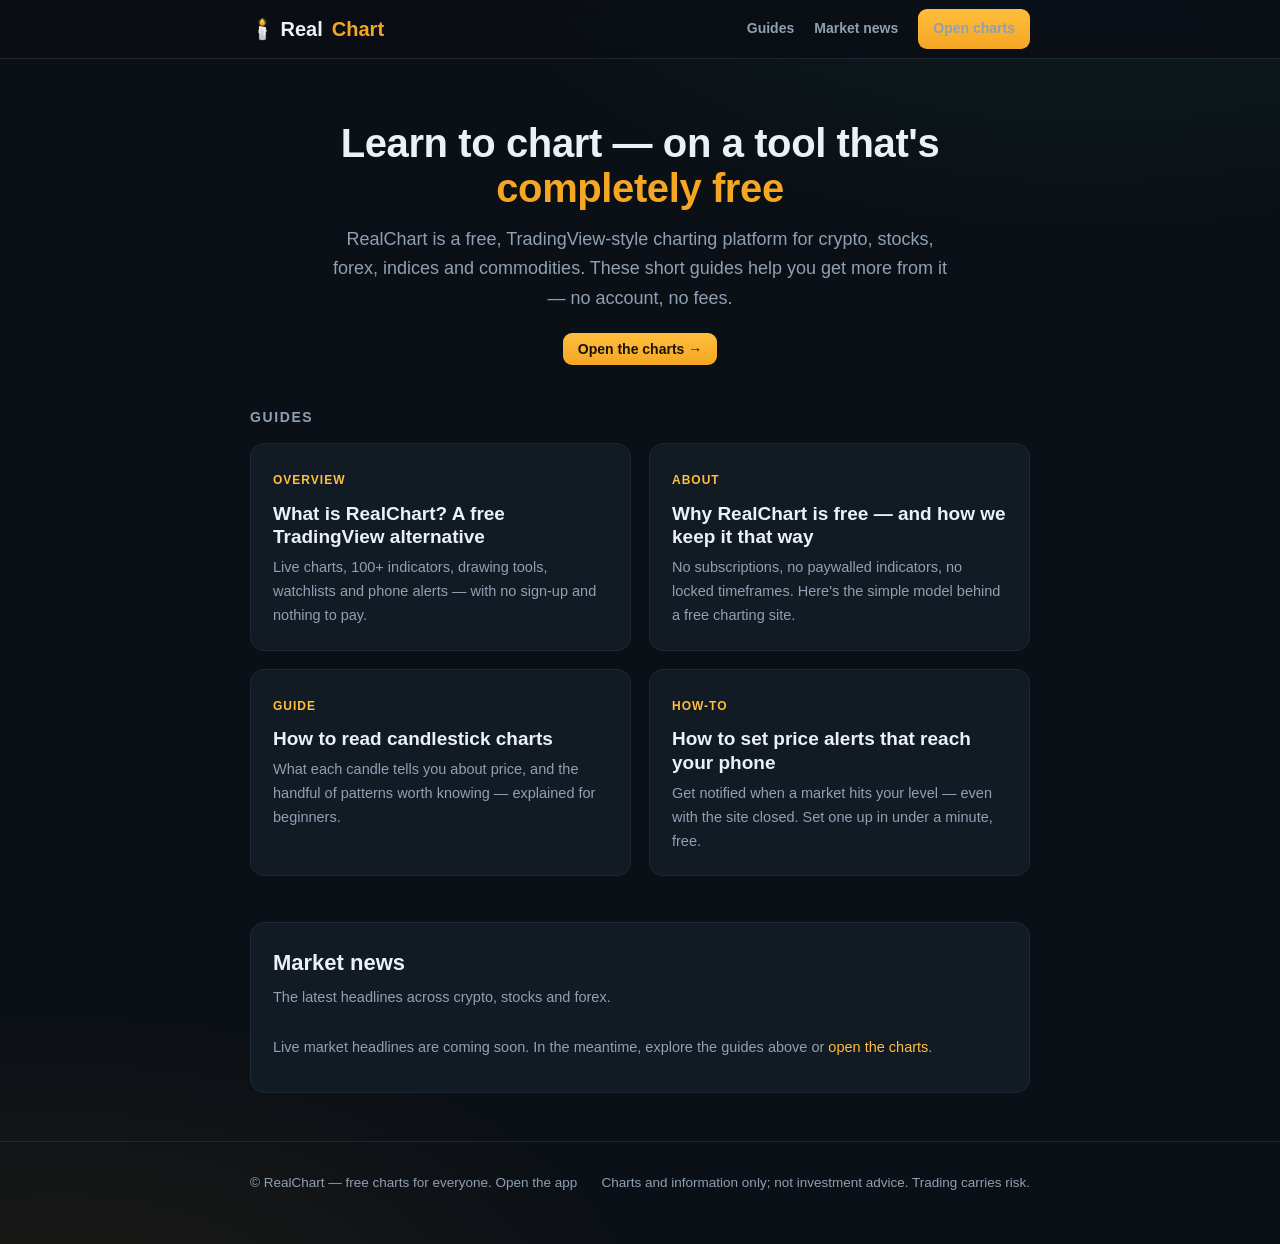
<file: learn/index.html>
<!doctype html>
<html lang="en">
<head>
<meta charset="utf-8">
<meta name="viewport" content="width=device-width,initial-scale=1">
<title>Learn & Market News — RealChart | Free Trading Charts</title>
<meta name="description" content="Guides and market news from RealChart — the free, TradingView-style charting platform. Learn to read candlestick charts, use indicators, set price alerts, and why RealChart is free.">
<link rel="canonical" href="https://realchart.trade/learn/">
<meta name="robots" content="index,follow,max-image-preview:large">
<meta property="og:type" content="website">
<meta property="og:site_name" content="RealChart">
<meta property="og:title" content="Learn & Market News — RealChart">
<meta property="og:description" content="Free guides on charting, indicators and price alerts, plus market news — from RealChart, the free TradingView-style charting platform.">
<meta property="og:url" content="https://realchart.trade/learn/">
<meta property="og:image" content="https://realchart.trade/og-image.png">
<meta name="twitter:card" content="summary_large_image">
<link rel="icon" href="/favicon.svg" type="image/svg+xml">
<link rel="stylesheet" href="/learn/style.css">
<script type="application/ld+json">{"@context":"https://schema.org","@type":"CollectionPage","name":"Learn & Market News — RealChart","url":"https://realchart.trade/learn/","isPartOf":{"@type":"WebSite","name":"RealChart","url":"https://realchart.trade/"},"about":"Trading charts, technical analysis and market news","publisher":{"@type":"Organization","name":"RealChart","logo":{"@type":"ImageObject","url":"https://realchart.trade/icon-192.png"}}}</script>
</head>
<body>
<header class="topbar"><div class="wrap">
  <a class="brand" href="/">🕯️ Real<b>Chart</b></a>
  <nav><a href="#guides">Guides</a><a href="#news">Market news</a><a class="btn" href="/">Open charts</a></nav>
</div></header>

<main>
  <section class="hero"><div class="wrap">
    <h1>Learn to chart — on a tool that's <b>completely free</b></h1>
    <p>RealChart is a free, TradingView-style charting platform for crypto, stocks, forex, indices and commodities. These short guides help you get more from it — no account, no fees.</p>
    <a class="btn" href="/">Open the charts →</a>
  </div></section>

  <div class="wrap">
    <h2 class="sec-h" id="guides">Guides</h2>
    <div class="grid">
      <a class="card" href="/learn/what-is-realchart.html">
        <span class="tag">Overview</span>
        <h3>What is RealChart? A free TradingView alternative</h3>
        <p>Live charts, 100+ indicators, drawing tools, watchlists and phone alerts — with no sign-up and nothing to pay.</p>
      </a>
      <a class="card" href="/learn/why-free.html">
        <span class="tag">About</span>
        <h3>Why RealChart is free — and how we keep it that way</h3>
        <p>No subscriptions, no paywalled indicators, no locked timeframes. Here's the simple model behind a free charting site.</p>
      </a>
      <a class="card" href="/learn/candlestick-charts.html">
        <span class="tag">Guide</span>
        <h3>How to read candlestick charts</h3>
        <p>What each candle tells you about price, and the handful of patterns worth knowing — explained for beginners.</p>
      </a>
      <a class="card" href="/learn/price-alerts.html">
        <span class="tag">How-to</span>
        <h3>How to set price alerts that reach your phone</h3>
        <p>Get notified when a market hits your level — even with the site closed. Set one up in under a minute, free.</p>
      </a>
    </div>

    <section class="news" id="news">
      <h2>Market news</h2>
      <p class="sub">The latest headlines across crypto, stocks and forex.</p>
      <div class="news-list" id="newsList"><div class="news-empty">Loading the latest market news…</div></div>
    </section>
  </div>
</main>

<footer class="foot"><div class="wrap">
  <span>© RealChart — free charts for everyone. <a href="/">Open the app</a></span>
  <span class="risk">Charts and information only; not investment advice. Trading carries risk.</span>
</div></footer>
<script src="/learn/news.js"></script>
</body>
</html>
</file>
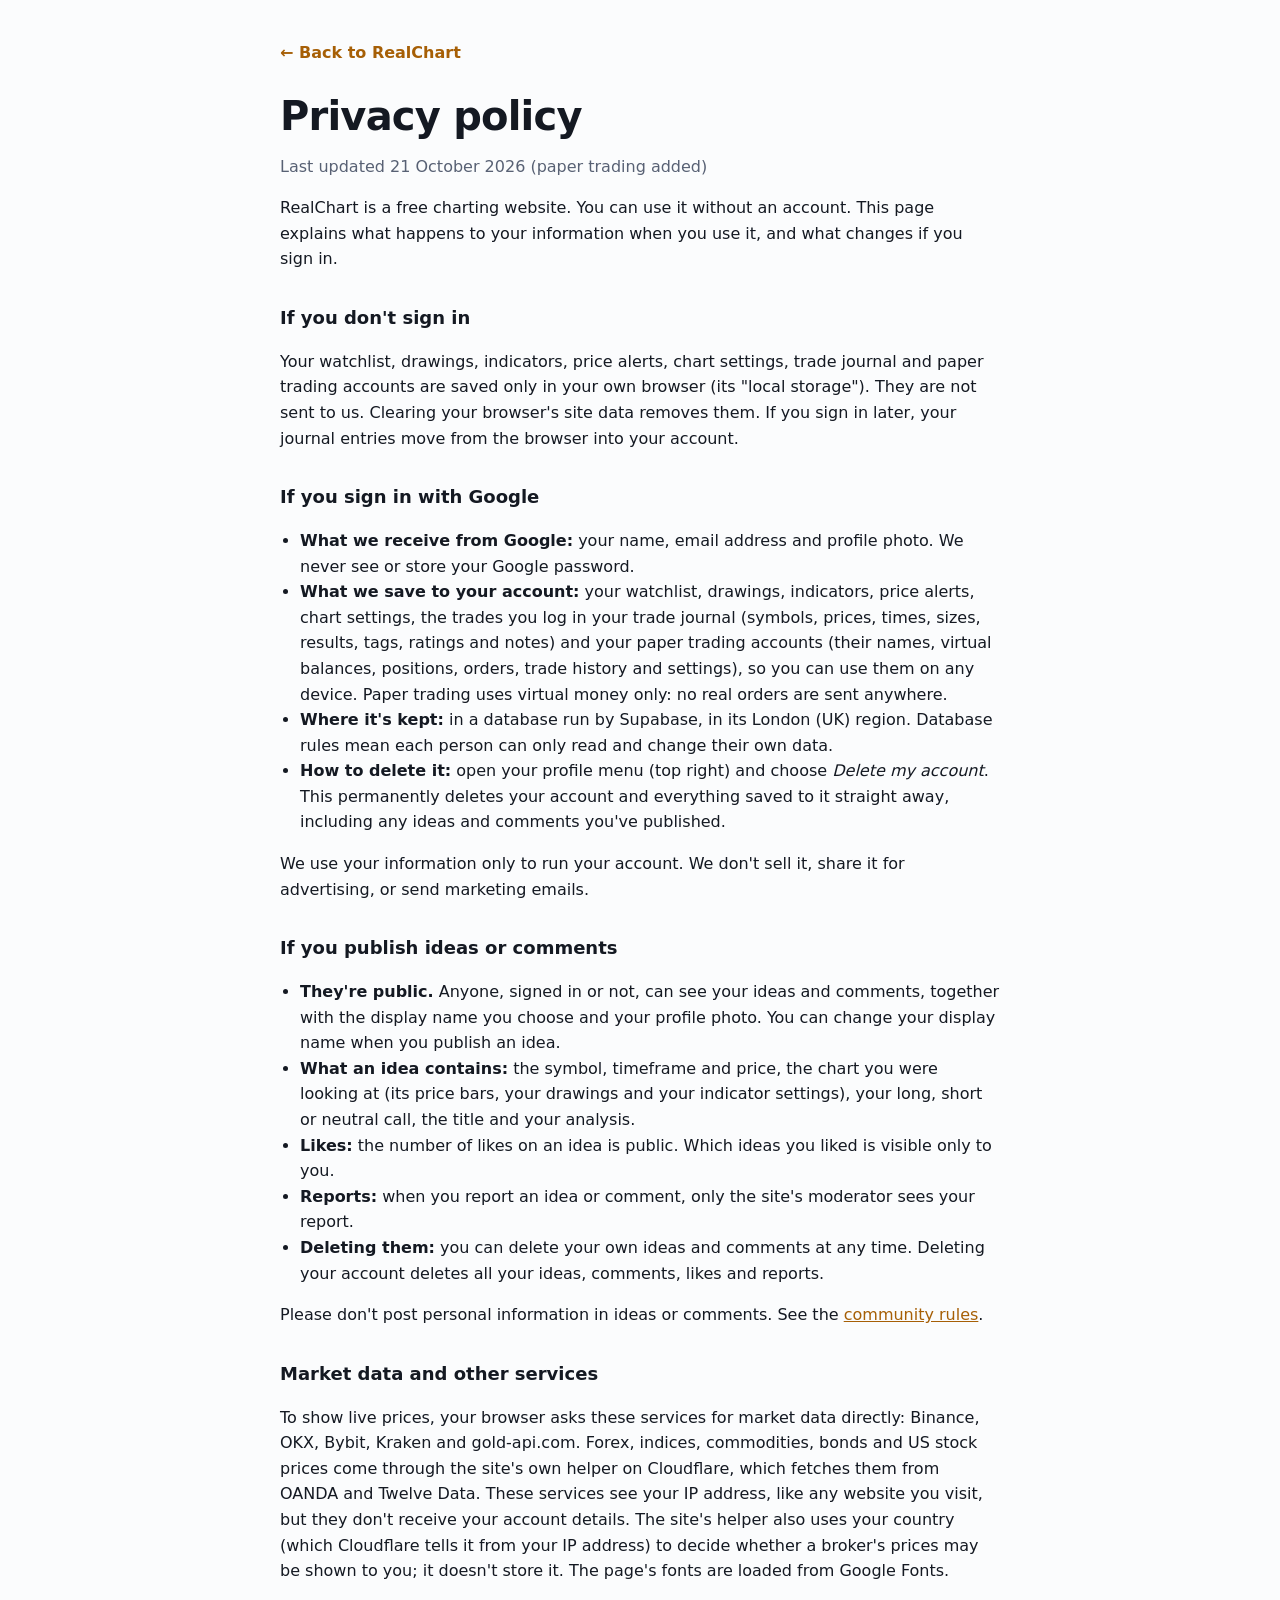
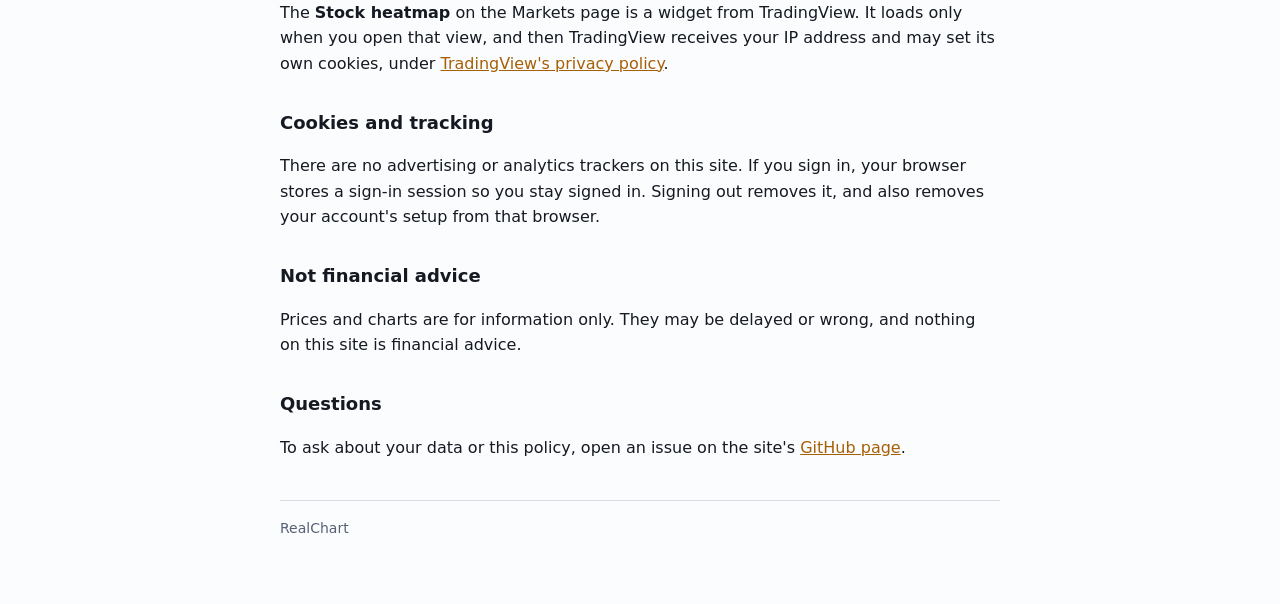
<file: privacy.html>
<!doctype html>
<html lang="en">
<head>
<meta charset="utf-8">
<meta http-equiv="Content-Security-Policy" content="default-src 'none'; style-src 'unsafe-inline' https://fonts.googleapis.com; font-src https://fonts.gstatic.com; img-src 'self'; base-uri 'none'; form-action 'none'">
<meta name="referrer" content="strict-origin-when-cross-origin">
<meta name="viewport" content="width=device-width,initial-scale=1">
<title>Privacy policy · RealChart</title>
<link rel="icon" href="favicon.svg" type="image/svg+xml">
<link rel="stylesheet" href="https://fonts.googleapis.com/css2?family=Bricolage+Grotesque:opsz,wght@12..96,800&family=IBM+Plex+Sans:wght@400;600&display=swap">
<style>
:root{--bg:#fbfcfd;--fg:#141922;--muted:#586174;--line:#d5dae3;--accent:#a65f06}
@media (prefers-color-scheme: dark){:root{--bg:#0e131b;--fg:#e6e9ef;--muted:#9aa3b2;--line:#283140;--accent:#f0a540}}
html{background:var(--bg);color:var(--fg)}
body{margin:0;font:16px/1.6 'IBM Plex Sans',system-ui,sans-serif}
main{max-width:720px;margin:0 auto;padding:40px 16px 64px}
h1{font-family:'Bricolage Grotesque',system-ui,sans-serif;font-weight:800;font-size:clamp(28px,6vw,40px);letter-spacing:-.02em;line-height:1.1;margin:0 0 6px}
h2{font-size:18px;margin:32px 0 6px}
p,li{color:var(--fg)}
.muted{color:var(--muted)}
a{color:var(--accent)}
ul{padding-left:20px}
.back{display:inline-block;margin-bottom:28px;font-weight:600;text-decoration:none}
footer{margin-top:40px;padding-top:16px;border-top:1px solid var(--line);font-size:14px;color:var(--muted)}
</style>
</head>
<body>
<main>
<a class="back" href="./">← Back to RealChart</a>
<h1>Privacy policy</h1>
<p class="muted">Last updated 21 October 2026 (paper trading added)</p>

<p>RealChart is a free charting website. You can use it without an account. This page explains what happens to your information when you use it, and what changes if you sign in.</p>

<h2>If you don't sign in</h2>
<p>Your watchlist, drawings, indicators, price alerts, chart settings, trade journal and paper trading accounts are saved only in your own browser (its "local storage"). They are not sent to us. Clearing your browser's site data removes them. If you sign in later, your journal entries move from the browser into your account.</p>

<h2>If you sign in with Google</h2>
<ul>
<li><strong>What we receive from Google:</strong> your name, email address and profile photo. We never see or store your Google password.</li>
<li><strong>What we save to your account:</strong> your watchlist, drawings, indicators, price alerts, chart settings, the trades you log in your trade journal (symbols, prices, times, sizes, results, tags, ratings and notes) and your paper trading accounts (their names, virtual balances, positions, orders, trade history and settings), so you can use them on any device. Paper trading uses virtual money only: no real orders are sent anywhere.</li>
<li><strong>Where it's kept:</strong> in a database run by Supabase, in its London (UK) region. Database rules mean each person can only read and change their own data.</li>
<li><strong>How to delete it:</strong> open your profile menu (top right) and choose <em>Delete my account</em>. This permanently deletes your account and everything saved to it straight away, including any ideas and comments you've published.</li>
</ul>
<p>We use your information only to run your account. We don't sell it, share it for advertising, or send marketing emails.</p>

<h2>If you publish ideas or comments</h2>
<ul>
<li><strong>They're public.</strong> Anyone, signed in or not, can see your ideas and comments, together with the display name you choose and your profile photo. You can change your display name when you publish an idea.</li>
<li><strong>What an idea contains:</strong> the symbol, timeframe and price, the chart you were looking at (its price bars, your drawings and your indicator settings), your long, short or neutral call, the title and your analysis.</li>
<li><strong>Likes:</strong> the number of likes on an idea is public. Which ideas you liked is visible only to you.</li>
<li><strong>Reports:</strong> when you report an idea or comment, only the site's moderator sees your report.</li>
<li><strong>Deleting them:</strong> you can delete your own ideas and comments at any time. Deleting your account deletes all your ideas, comments, likes and reports.</li>
</ul>
<p>Please don't post personal information in ideas or comments. See the <a href="rules.html">community rules</a>.</p>

<h2>Market data and other services</h2>
<p>To show live prices, your browser asks these services for market data directly: Binance, OKX, Bybit, Kraken and gold-api.com. Forex, indices, commodities, bonds and US stock prices come through the site's own helper on Cloudflare, which fetches them from OANDA and Twelve Data. These services see your IP address, like any website you visit, but they don't receive your account details. The site's helper also uses your country (which Cloudflare tells it from your IP address) to decide whether a broker's prices may be shown to you; it doesn't store it. The page's fonts are loaded from Google Fonts.</p>
<p>The <strong>Stock heatmap</strong> on the Markets page is a widget from TradingView. It loads only when you open that view, and then TradingView receives your IP address and may set its own cookies, under <a href="https://www.tradingview.com/privacy-policy/" target="_blank" rel="noopener">TradingView's privacy policy</a>.</p>

<h2>Cookies and tracking</h2>
<p>There are no advertising or analytics trackers on this site. If you sign in, your browser stores a sign-in session so you stay signed in. Signing out removes it, and also removes your account's setup from that browser.</p>

<h2>Not financial advice</h2>
<p>Prices and charts are for information only. They may be delayed or wrong, and nothing on this site is financial advice.</p>

<h2>Questions</h2>
<p>To ask about your data or this policy, open an issue on the site's <a href="https://github.com/muhammadmuzammal266-ops/wickline/issues" rel="noopener">GitHub page</a>.</p>

<footer>RealChart</footer>
</main>
</body>
</html>
</file>
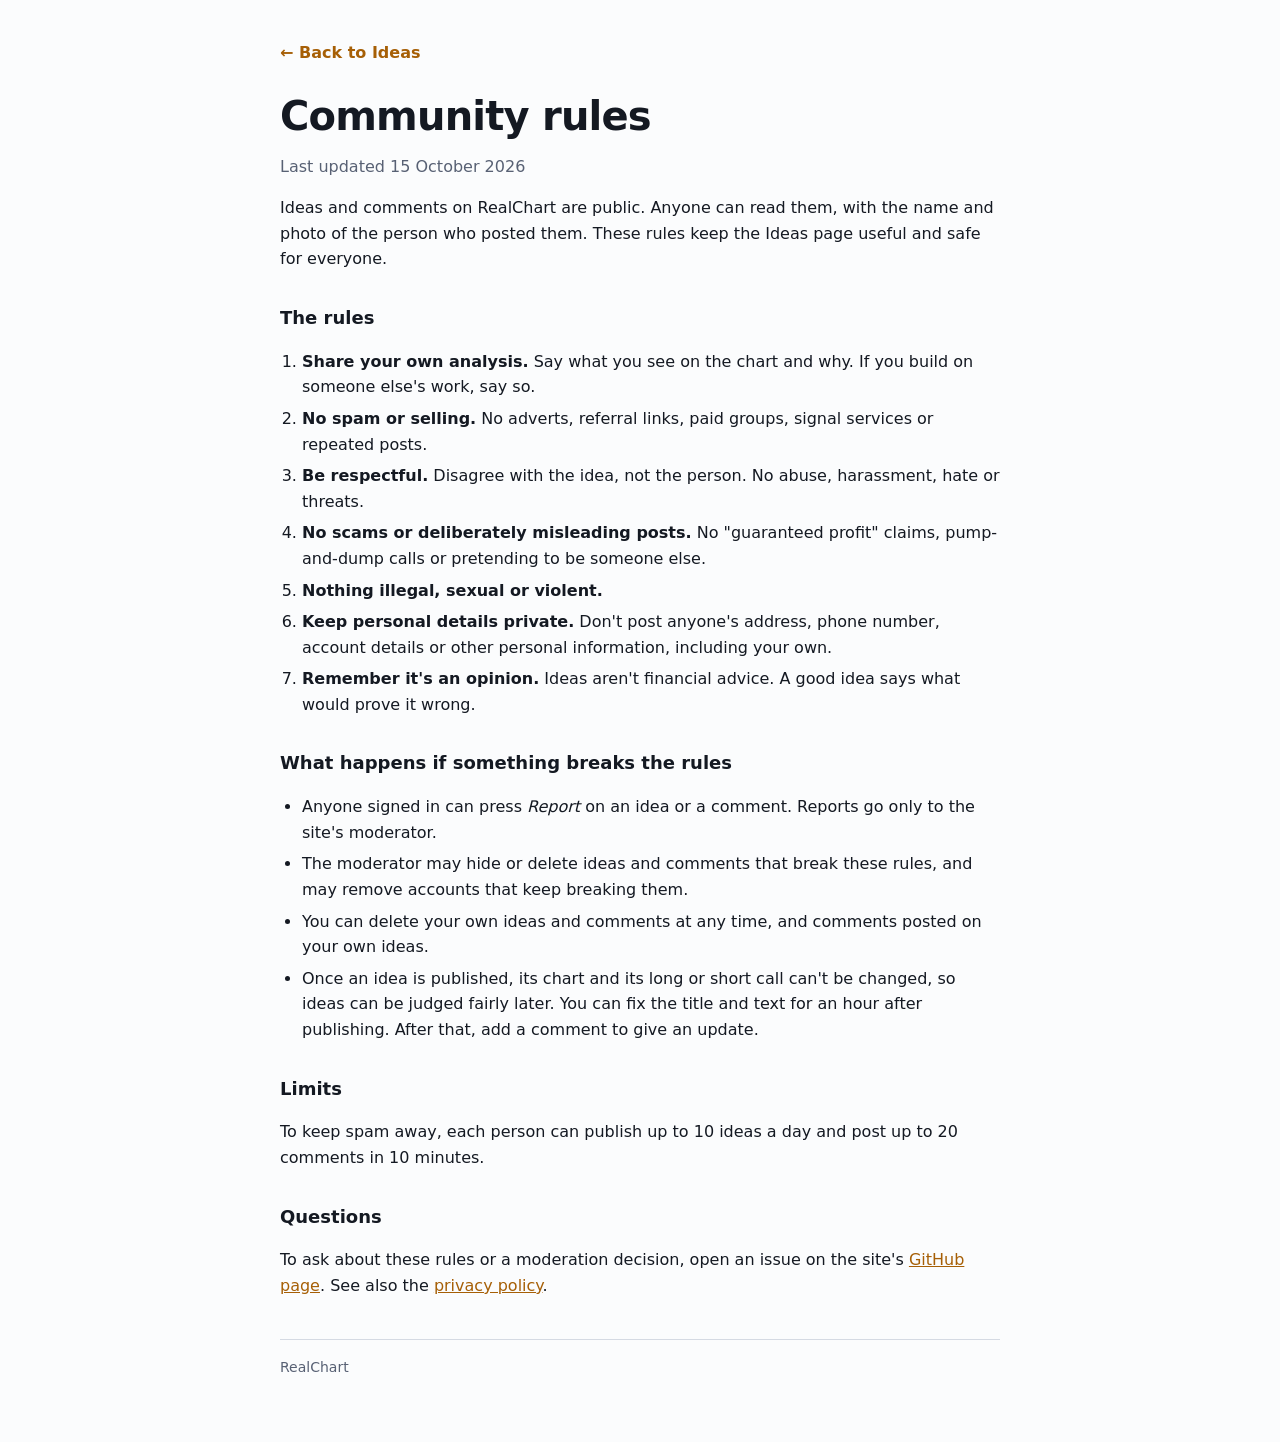
<file: rules.html>
<!doctype html>
<html lang="en">
<head>
<meta charset="utf-8">
<meta http-equiv="Content-Security-Policy" content="default-src 'none'; style-src 'unsafe-inline' https://fonts.googleapis.com; font-src https://fonts.gstatic.com; img-src 'self'; base-uri 'none'; form-action 'none'">
<meta name="referrer" content="strict-origin-when-cross-origin">
<meta name="viewport" content="width=device-width,initial-scale=1">
<title>Community rules · RealChart</title>
<link rel="icon" href="favicon.svg" type="image/svg+xml">
<link rel="stylesheet" href="https://fonts.googleapis.com/css2?family=Bricolage+Grotesque:opsz,wght@12..96,800&family=IBM+Plex+Sans:wght@400;600&display=swap">
<style>
:root{--bg:#fbfcfd;--fg:#141922;--muted:#586174;--line:#d5dae3;--accent:#a65f06}
@media (prefers-color-scheme: dark){:root{--bg:#0e131b;--fg:#e6e9ef;--muted:#9aa3b2;--line:#283140;--accent:#f0a540}}
html{background:var(--bg);color:var(--fg)}
body{margin:0;font:16px/1.6 'IBM Plex Sans',system-ui,sans-serif}
main{max-width:720px;margin:0 auto;padding:40px 16px 64px}
h1{font-family:'Bricolage Grotesque',system-ui,sans-serif;font-weight:800;font-size:clamp(28px,6vw,40px);letter-spacing:-.02em;line-height:1.1;margin:0 0 6px}
h2{font-size:18px;margin:32px 0 6px}
.muted{color:var(--muted)}
a{color:var(--accent)}
ol,ul{padding-left:22px}
li{margin:6px 0}
.back{display:inline-block;margin-bottom:28px;font-weight:600;text-decoration:none}
footer{margin-top:40px;padding-top:16px;border-top:1px solid var(--line);font-size:14px;color:var(--muted)}
</style>
</head>
<body>
<main>
<a class="back" href="./?view=ideas">← Back to Ideas</a>
<h1>Community rules</h1>
<p class="muted">Last updated 15 October 2026</p>

<p>Ideas and comments on RealChart are public. Anyone can read them, with the name and photo of the person who posted them. These rules keep the Ideas page useful and safe for everyone.</p>

<h2>The rules</h2>
<ol>
<li><strong>Share your own analysis.</strong> Say what you see on the chart and why. If you build on someone else's work, say so.</li>
<li><strong>No spam or selling.</strong> No adverts, referral links, paid groups, signal services or repeated posts.</li>
<li><strong>Be respectful.</strong> Disagree with the idea, not the person. No abuse, harassment, hate or threats.</li>
<li><strong>No scams or deliberately misleading posts.</strong> No "guaranteed profit" claims, pump-and-dump calls or pretending to be someone else.</li>
<li><strong>Nothing illegal, sexual or violent.</strong></li>
<li><strong>Keep personal details private.</strong> Don't post anyone's address, phone number, account details or other personal information, including your own.</li>
<li><strong>Remember it's an opinion.</strong> Ideas aren't financial advice. A good idea says what would prove it wrong.</li>
</ol>

<h2>What happens if something breaks the rules</h2>
<ul>
<li>Anyone signed in can press <em>Report</em> on an idea or a comment. Reports go only to the site's moderator.</li>
<li>The moderator may hide or delete ideas and comments that break these rules, and may remove accounts that keep breaking them.</li>
<li>You can delete your own ideas and comments at any time, and comments posted on your own ideas.</li>
<li>Once an idea is published, its chart and its long or short call can't be changed, so ideas can be judged fairly later. You can fix the title and text for an hour after publishing. After that, add a comment to give an update.</li>
</ul>

<h2>Limits</h2>
<p>To keep spam away, each person can publish up to 10 ideas a day and post up to 20 comments in 10 minutes.</p>

<h2>Questions</h2>
<p>To ask about these rules or a moderation decision, open an issue on the site's <a href="https://github.com/muhammadmuzammal266-ops/wickline/issues" rel="noopener">GitHub page</a>. See also the <a href="privacy.html">privacy policy</a>.</p>

<footer>RealChart</footer>
</main>
</body>
</html>
</file>
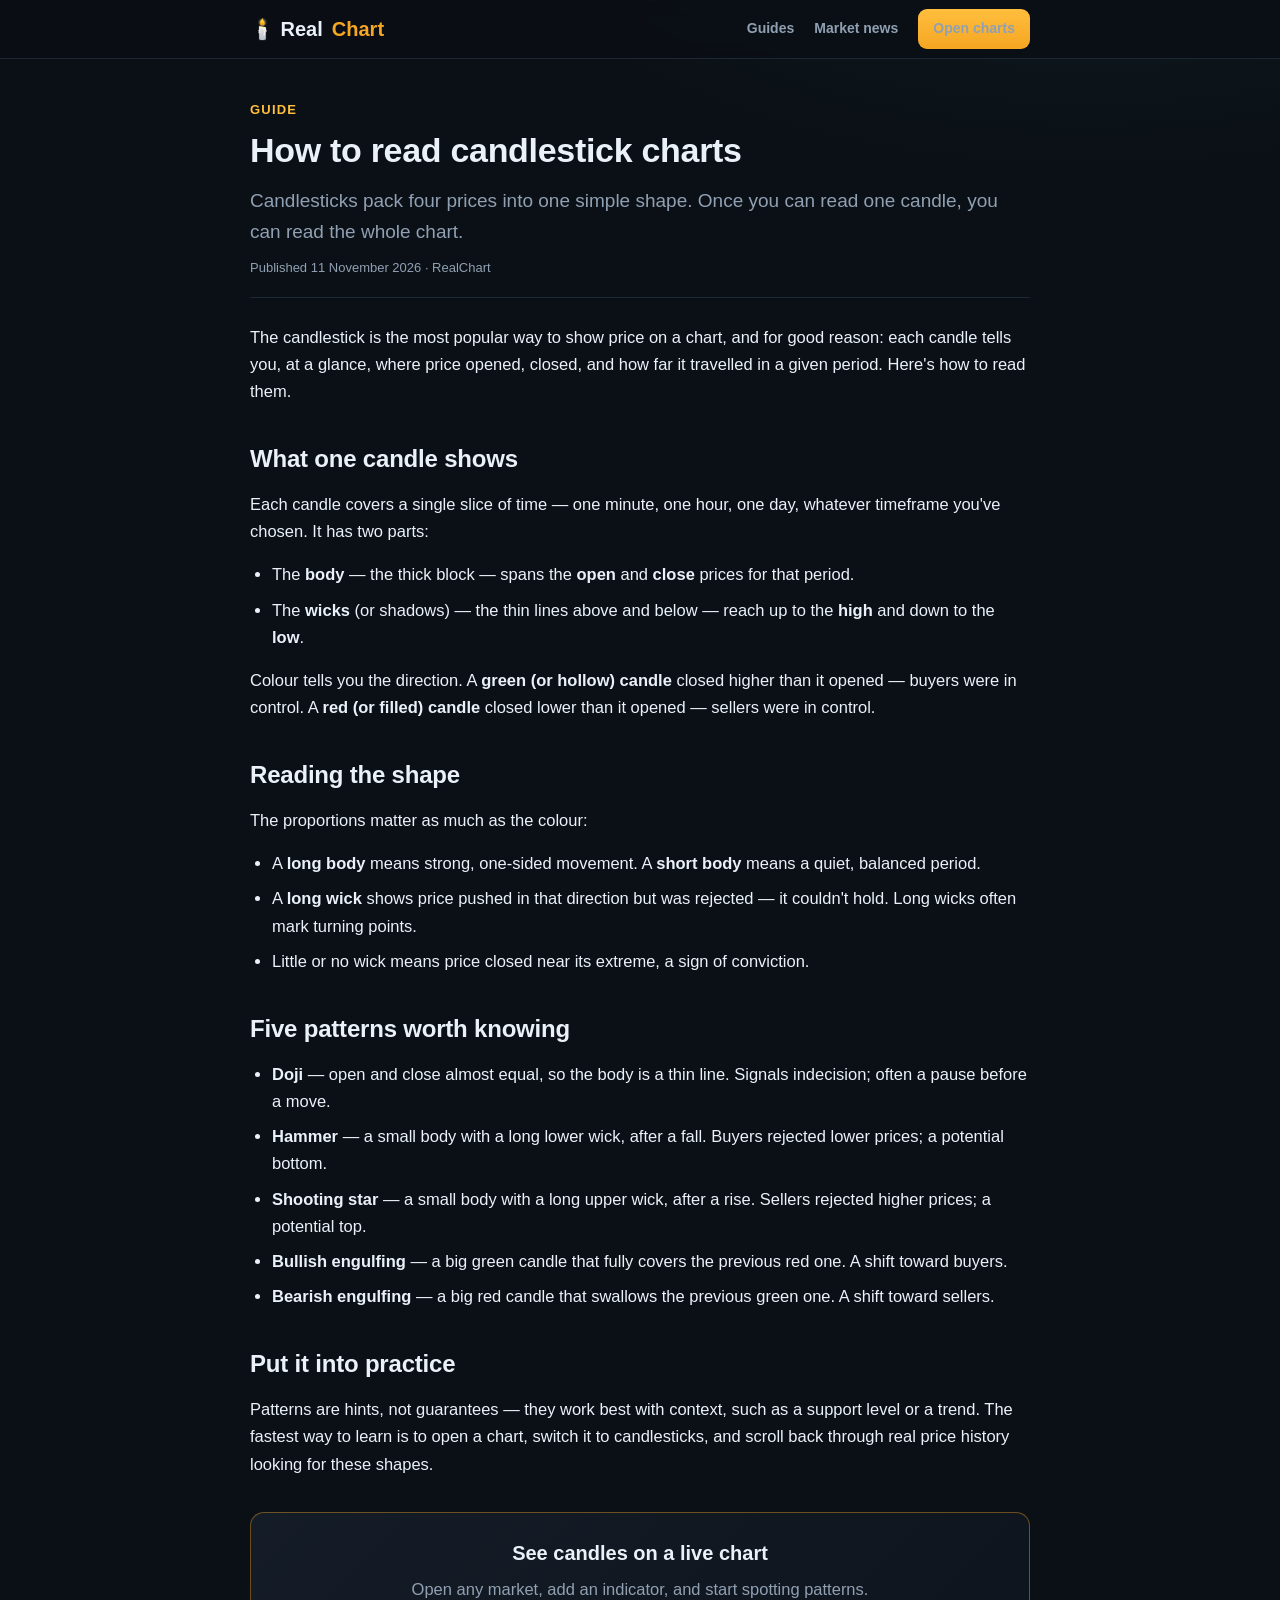
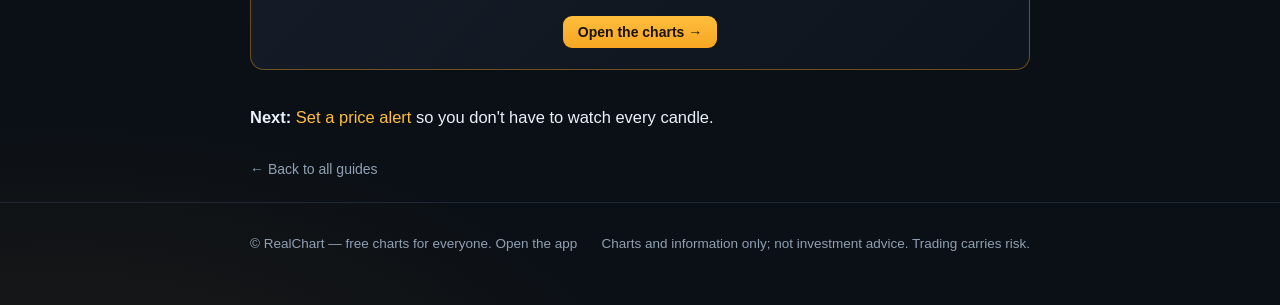
<file: learn/candlestick-charts.html>
<!doctype html>
<html lang="en">
<head>
<meta charset="utf-8">
<meta name="viewport" content="width=device-width,initial-scale=1">
<title>How to Read Candlestick Charts — Beginner's Guide | RealChart</title>
<meta name="description" content="Learn how to read candlestick charts: what the body, wicks and colours mean, and the key patterns — doji, hammer, engulfing — every beginner should know.">
<link rel="canonical" href="https://realchart.trade/learn/candlestick-charts.html">
<meta name="robots" content="index,follow,max-image-preview:large">
<meta property="og:type" content="article">
<meta property="og:site_name" content="RealChart">
<meta property="og:title" content="How to read candlestick charts">
<meta property="og:description" content="What each candle tells you about price, and the handful of patterns worth knowing — explained for beginners.">
<meta property="og:url" content="https://realchart.trade/learn/candlestick-charts.html">
<meta property="og:image" content="https://realchart.trade/og-image.png">
<meta name="twitter:card" content="summary_large_image">
<link rel="icon" href="/favicon.svg" type="image/svg+xml">
<link rel="stylesheet" href="/learn/style.css">
<script type="application/ld+json">{"@context":"https://schema.org","@type":"Article","headline":"How to read candlestick charts","description":"A beginner's guide to candlestick charts: the body, wicks, colours and the key patterns.","datePublished":"2026-11-11","dateModified":"2026-11-11","author":{"@type":"Organization","name":"RealChart"},"publisher":{"@type":"Organization","name":"RealChart","logo":{"@type":"ImageObject","url":"https://realchart.trade/icon-192.png"}},"mainEntityOfPage":"https://realchart.trade/learn/candlestick-charts.html"}</script>
</head>
<body>
<header class="topbar"><div class="wrap">
  <a class="brand" href="/">🕯️ Real<b>Chart</b></a>
  <nav><a href="/learn/">Guides</a><a href="/learn/#news">Market news</a><a class="btn" href="/">Open charts</a></nav>
</div></header>

<main class="wrap">
<article class="post">
  <div class="eyebrow">Guide</div>
  <h1>How to read candlestick charts</h1>
  <p class="lede">Candlesticks pack four prices into one simple shape. Once you can read one candle, you can read the whole chart.</p>
  <div class="meta">Published 11 November 2026 · RealChart</div>

  <p>The candlestick is the most popular way to show price on a chart, and for good reason: each candle tells you, at a glance, where price opened, closed, and how far it travelled in a given period. Here's how to read them.</p>

  <h2>What one candle shows</h2>
  <p>Each candle covers a single slice of time — one minute, one hour, one day, whatever timeframe you've chosen. It has two parts:</p>
  <ul>
    <li>The <strong>body</strong> — the thick block — spans the <strong>open</strong> and <strong>close</strong> prices for that period.</li>
    <li>The <strong>wicks</strong> (or shadows) — the thin lines above and below — reach up to the <strong>high</strong> and down to the <strong>low</strong>.</li>
  </ul>
  <p>Colour tells you the direction. A <strong>green (or hollow) candle</strong> closed higher than it opened — buyers were in control. A <strong>red (or filled) candle</strong> closed lower than it opened — sellers were in control.</p>

  <h2>Reading the shape</h2>
  <p>The proportions matter as much as the colour:</p>
  <ul>
    <li>A <strong>long body</strong> means strong, one-sided movement. A <strong>short body</strong> means a quiet, balanced period.</li>
    <li>A <strong>long wick</strong> shows price pushed in that direction but was rejected — it couldn't hold. Long wicks often mark turning points.</li>
    <li>Little or no wick means price closed near its extreme, a sign of conviction.</li>
  </ul>

  <h2>Five patterns worth knowing</h2>
  <ul>
    <li><strong>Doji</strong> — open and close almost equal, so the body is a thin line. Signals indecision; often a pause before a move.</li>
    <li><strong>Hammer</strong> — a small body with a long lower wick, after a fall. Buyers rejected lower prices; a potential bottom.</li>
    <li><strong>Shooting star</strong> — a small body with a long upper wick, after a rise. Sellers rejected higher prices; a potential top.</li>
    <li><strong>Bullish engulfing</strong> — a big green candle that fully covers the previous red one. A shift toward buyers.</li>
    <li><strong>Bearish engulfing</strong> — a big red candle that swallows the previous green one. A shift toward sellers.</li>
  </ul>

  <h2>Put it into practice</h2>
  <p>Patterns are hints, not guarantees — they work best with context, such as a support level or a trend. The fastest way to learn is to open a chart, switch it to candlesticks, and scroll back through real price history looking for these shapes.</p>

  <div class="cta-box">
    <h3>See candles on a live chart</h3>
    <p>Open any market, add an indicator, and start spotting patterns.</p>
    <a class="btn" href="/">Open the charts →</a>
  </div>

  <p><strong>Next:</strong> <a href="/learn/price-alerts.html">Set a price alert</a> so you don't have to watch every candle.</p>
  <a class="back" href="/learn/">← Back to all guides</a>
</article>
</main>

<footer class="foot"><div class="wrap">
  <span>© RealChart — free charts for everyone. <a href="/">Open the app</a></span>
  <span class="risk">Charts and information only; not investment advice. Trading carries risk.</span>
</div></footer>
</body>
</html>
</file>
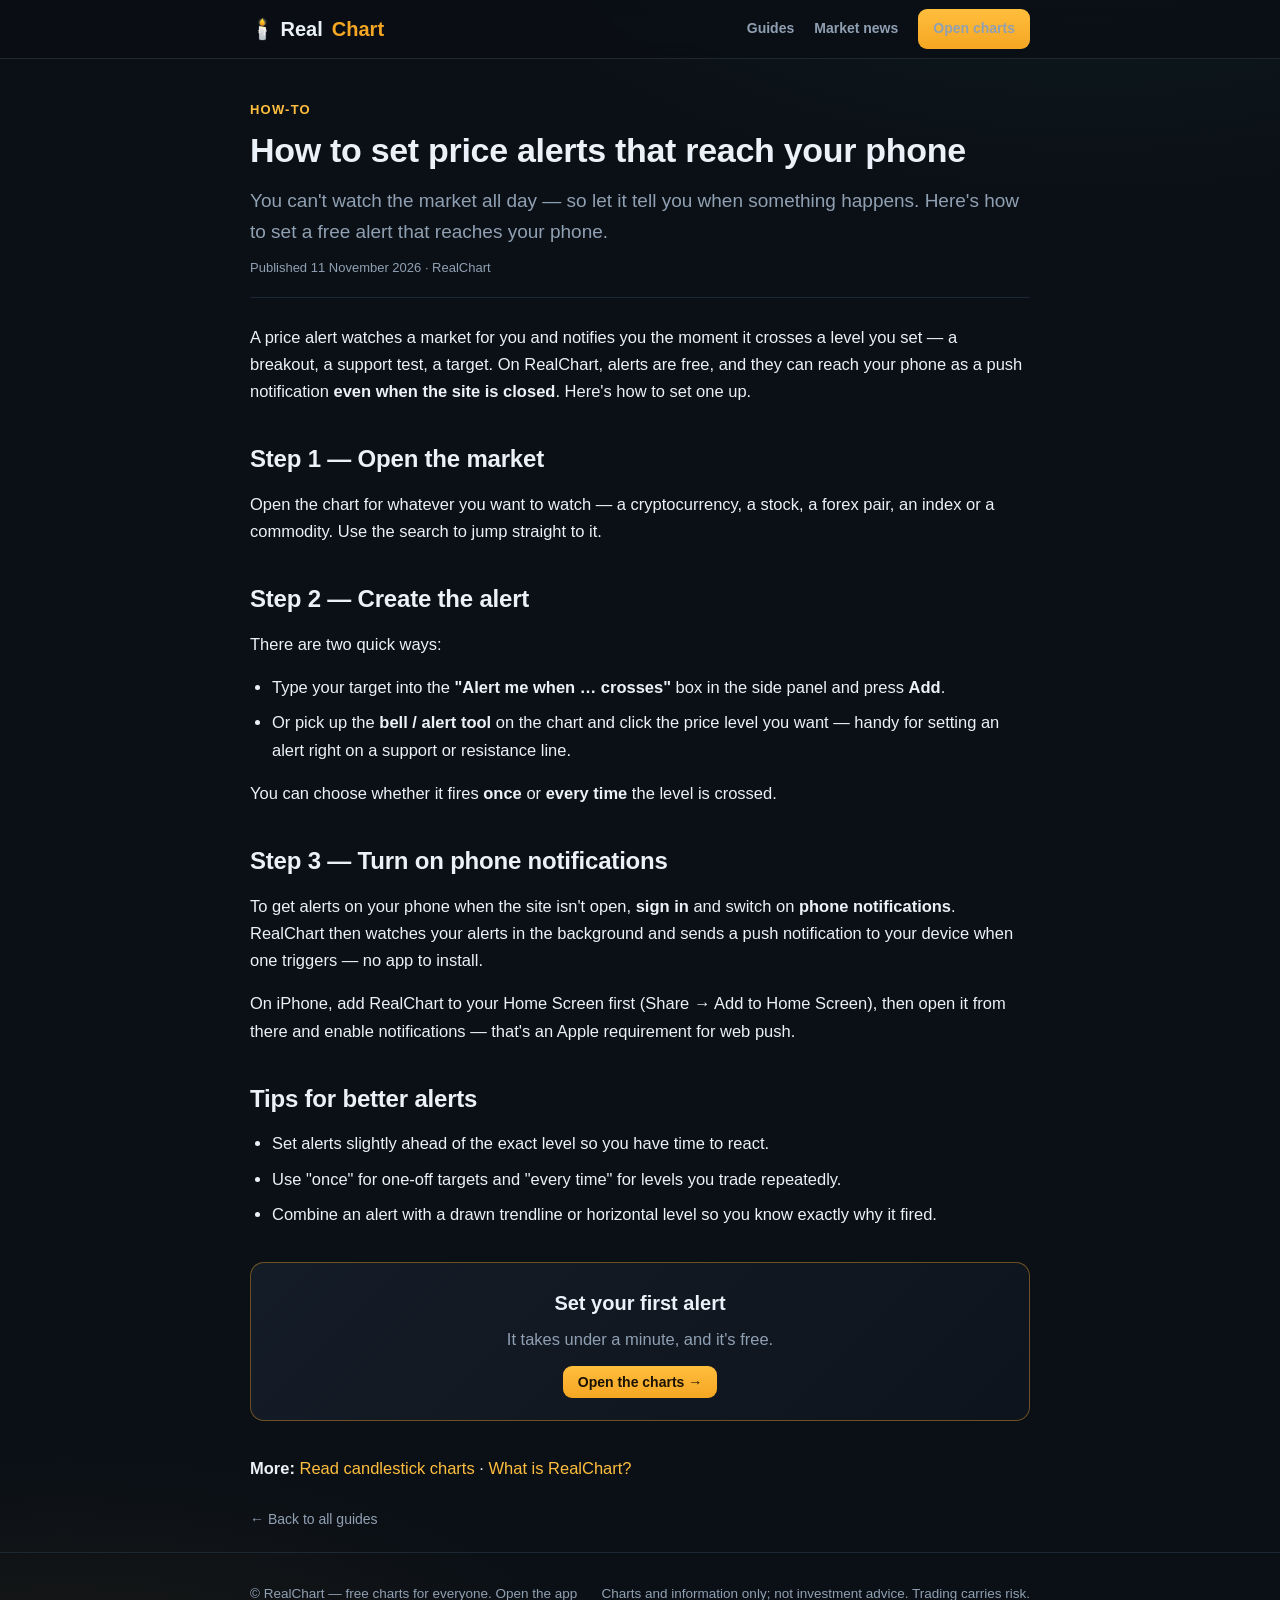
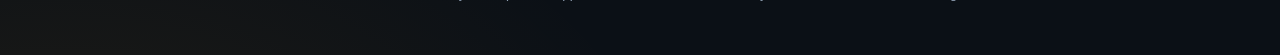
<file: learn/price-alerts.html>
<!doctype html>
<html lang="en">
<head>
<meta charset="utf-8">
<meta name="viewport" content="width=device-width,initial-scale=1">
<title>How to Set Price Alerts That Reach Your Phone | RealChart</title>
<meta name="description" content="Set free price alerts on RealChart and get notified on your phone when a market crosses your level — even when the site is closed. A step-by-step guide.">
<link rel="canonical" href="https://realchart.trade/learn/price-alerts.html">
<meta name="robots" content="index,follow,max-image-preview:large">
<meta property="og:type" content="article">
<meta property="og:site_name" content="RealChart">
<meta property="og:title" content="How to set price alerts that reach your phone">
<meta property="og:description" content="Get notified when a market hits your level — even with the site closed. Set one up in under a minute, free.">
<meta property="og:url" content="https://realchart.trade/learn/price-alerts.html">
<meta property="og:image" content="https://realchart.trade/og-image.png">
<meta name="twitter:card" content="summary_large_image">
<link rel="icon" href="/favicon.svg" type="image/svg+xml">
<link rel="stylesheet" href="/learn/style.css">
<script type="application/ld+json">{"@context":"https://schema.org","@type":"HowTo","name":"How to set a price alert on RealChart","description":"Set a free price alert that notifies your phone when a market crosses your level.","totalTime":"PT1M","datePublished":"2026-11-11","dateModified":"2026-11-11","publisher":{"@type":"Organization","name":"RealChart","logo":{"@type":"ImageObject","url":"https://realchart.trade/icon-192.png"}},"step":[{"@type":"HowToStep","name":"Open the market","text":"Open the chart for the market you want to watch."},{"@type":"HowToStep","name":"Create an alert","text":"Enter your target price in the alerts box, or use the bell tool on the chart."},{"@type":"HowToStep","name":"Turn on phone notifications","text":"Sign in and enable phone notifications so the alert reaches you when the site is closed."}]}</script>
</head>
<body>
<header class="topbar"><div class="wrap">
  <a class="brand" href="/">🕯️ Real<b>Chart</b></a>
  <nav><a href="/learn/">Guides</a><a href="/learn/#news">Market news</a><a class="btn" href="/">Open charts</a></nav>
</div></header>

<main class="wrap">
<article class="post">
  <div class="eyebrow">How-to</div>
  <h1>How to set price alerts that reach your phone</h1>
  <p class="lede">You can't watch the market all day — so let it tell you when something happens. Here's how to set a free alert that reaches your phone.</p>
  <div class="meta">Published 11 November 2026 · RealChart</div>

  <p>A price alert watches a market for you and notifies you the moment it crosses a level you set — a breakout, a support test, a target. On RealChart, alerts are free, and they can reach your phone as a push notification <strong>even when the site is closed</strong>. Here's how to set one up.</p>

  <h2>Step 1 — Open the market</h2>
  <p>Open the chart for whatever you want to watch — a cryptocurrency, a stock, a forex pair, an index or a commodity. Use the search to jump straight to it.</p>

  <h2>Step 2 — Create the alert</h2>
  <p>There are two quick ways:</p>
  <ul>
    <li>Type your target into the <strong>"Alert me when … crosses"</strong> box in the side panel and press <strong>Add</strong>.</li>
    <li>Or pick up the <strong>bell / alert tool</strong> on the chart and click the price level you want — handy for setting an alert right on a support or resistance line.</li>
  </ul>
  <p>You can choose whether it fires <strong>once</strong> or <strong>every time</strong> the level is crossed.</p>

  <h2>Step 3 — Turn on phone notifications</h2>
  <p>To get alerts on your phone when the site isn't open, <strong>sign in</strong> and switch on <strong>phone notifications</strong>. RealChart then watches your alerts in the background and sends a push notification to your device when one triggers — no app to install.</p>
  <p>On iPhone, add RealChart to your Home Screen first (Share → Add to Home Screen), then open it from there and enable notifications — that's an Apple requirement for web push.</p>

  <h2>Tips for better alerts</h2>
  <ul>
    <li>Set alerts slightly ahead of the exact level so you have time to react.</li>
    <li>Use "once" for one-off targets and "every time" for levels you trade repeatedly.</li>
    <li>Combine an alert with a drawn trendline or horizontal level so you know exactly why it fired.</li>
  </ul>

  <div class="cta-box">
    <h3>Set your first alert</h3>
    <p>It takes under a minute, and it's free.</p>
    <a class="btn" href="/">Open the charts →</a>
  </div>

  <p><strong>More:</strong> <a href="/learn/candlestick-charts.html">Read candlestick charts</a> · <a href="/learn/what-is-realchart.html">What is RealChart?</a></p>
  <a class="back" href="/learn/">← Back to all guides</a>
</article>
</main>

<footer class="foot"><div class="wrap">
  <span>© RealChart — free charts for everyone. <a href="/">Open the app</a></span>
  <span class="risk">Charts and information only; not investment advice. Trading carries risk.</span>
</div></footer>
</body>
</html>
</file>
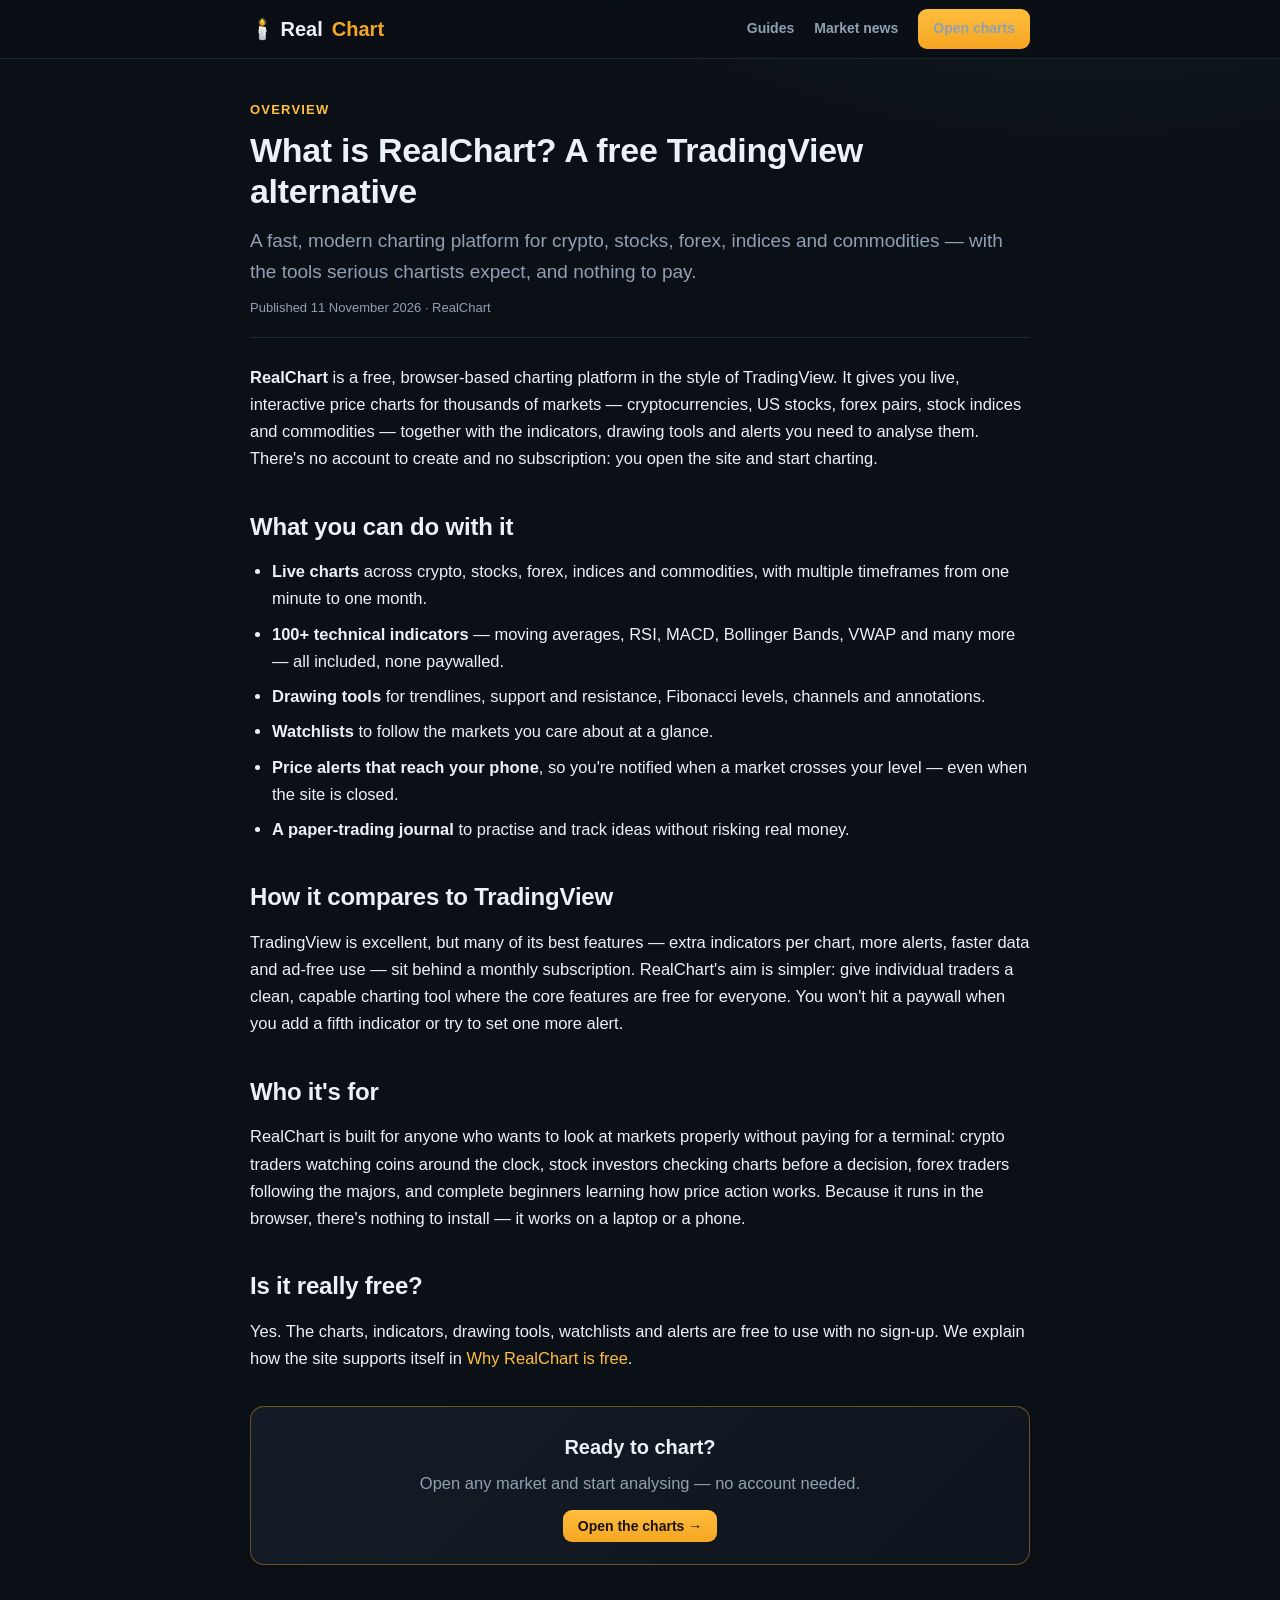
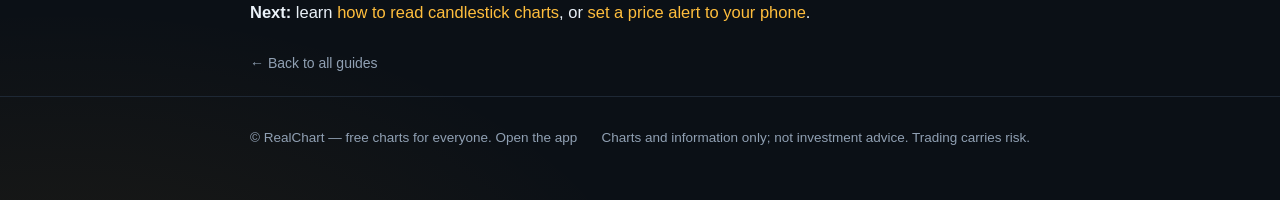
<file: learn/what-is-realchart.html>
<!doctype html>
<html lang="en">
<head>
<meta charset="utf-8">
<meta name="viewport" content="width=device-width,initial-scale=1">
<title>What is RealChart? A Free TradingView Alternative | RealChart</title>
<meta name="description" content="RealChart is a free, TradingView-style charting platform with live prices for crypto, stocks, forex, indices and commodities — 100+ indicators, drawing tools, watchlists and phone alerts, with no sign-up.">
<link rel="canonical" href="https://realchart.trade/learn/what-is-realchart.html">
<meta name="robots" content="index,follow,max-image-preview:large">
<meta property="og:type" content="article">
<meta property="og:site_name" content="RealChart">
<meta property="og:title" content="What is RealChart? A free TradingView alternative">
<meta property="og:description" content="Live charts, 100+ indicators, drawing tools, watchlists and phone alerts — free, with no sign-up.">
<meta property="og:url" content="https://realchart.trade/learn/what-is-realchart.html">
<meta property="og:image" content="https://realchart.trade/og-image.png">
<meta name="twitter:card" content="summary_large_image">
<link rel="icon" href="/favicon.svg" type="image/svg+xml">
<link rel="stylesheet" href="/learn/style.css">
<script type="application/ld+json">{"@context":"https://schema.org","@type":"Article","headline":"What is RealChart? A free TradingView alternative","description":"RealChart is a free, TradingView-style charting platform with live prices for crypto, stocks, forex, indices and commodities.","datePublished":"2026-11-11","dateModified":"2026-11-11","author":{"@type":"Organization","name":"RealChart"},"publisher":{"@type":"Organization","name":"RealChart","logo":{"@type":"ImageObject","url":"https://realchart.trade/icon-192.png"}},"mainEntityOfPage":"https://realchart.trade/learn/what-is-realchart.html"}</script>
</head>
<body>
<header class="topbar"><div class="wrap">
  <a class="brand" href="/">🕯️ Real<b>Chart</b></a>
  <nav><a href="/learn/">Guides</a><a href="/learn/#news">Market news</a><a class="btn" href="/">Open charts</a></nav>
</div></header>

<main class="wrap">
<article class="post">
  <div class="eyebrow">Overview</div>
  <h1>What is RealChart? A free TradingView alternative</h1>
  <p class="lede">A fast, modern charting platform for crypto, stocks, forex, indices and commodities — with the tools serious chartists expect, and nothing to pay.</p>
  <div class="meta">Published 11 November 2026 · RealChart</div>

  <p><strong>RealChart</strong> is a free, browser-based charting platform in the style of TradingView. It gives you live, interactive price charts for thousands of markets — cryptocurrencies, US stocks, forex pairs, stock indices and commodities — together with the indicators, drawing tools and alerts you need to analyse them. There's no account to create and no subscription: you open the site and start charting.</p>

  <h2>What you can do with it</h2>
  <ul>
    <li><strong>Live charts</strong> across crypto, stocks, forex, indices and commodities, with multiple timeframes from one minute to one month.</li>
    <li><strong>100+ technical indicators</strong> — moving averages, RSI, MACD, Bollinger Bands, VWAP and many more — all included, none paywalled.</li>
    <li><strong>Drawing tools</strong> for trendlines, support and resistance, Fibonacci levels, channels and annotations.</li>
    <li><strong>Watchlists</strong> to follow the markets you care about at a glance.</li>
    <li><strong>Price alerts that reach your phone</strong>, so you're notified when a market crosses your level — even when the site is closed.</li>
    <li><strong>A paper-trading journal</strong> to practise and track ideas without risking real money.</li>
  </ul>

  <h2>How it compares to TradingView</h2>
  <p>TradingView is excellent, but many of its best features — extra indicators per chart, more alerts, faster data and ad-free use — sit behind a monthly subscription. RealChart's aim is simpler: give individual traders a clean, capable charting tool where the core features are free for everyone. You won't hit a paywall when you add a fifth indicator or try to set one more alert.</p>

  <h2>Who it's for</h2>
  <p>RealChart is built for anyone who wants to look at markets properly without paying for a terminal: crypto traders watching coins around the clock, stock investors checking charts before a decision, forex traders following the majors, and complete beginners learning how price action works. Because it runs in the browser, there's nothing to install — it works on a laptop or a phone.</p>

  <h2>Is it really free?</h2>
  <p>Yes. The charts, indicators, drawing tools, watchlists and alerts are free to use with no sign-up. We explain how the site supports itself in <a href="/learn/why-free.html">Why RealChart is free</a>.</p>

  <div class="cta-box">
    <h3>Ready to chart?</h3>
    <p>Open any market and start analysing — no account needed.</p>
    <a class="btn" href="/">Open the charts →</a>
  </div>

  <p><strong>Next:</strong> learn <a href="/learn/candlestick-charts.html">how to read candlestick charts</a>, or <a href="/learn/price-alerts.html">set a price alert to your phone</a>.</p>
  <a class="back" href="/learn/">← Back to all guides</a>
</article>
</main>

<footer class="foot"><div class="wrap">
  <span>© RealChart — free charts for everyone. <a href="/">Open the app</a></span>
  <span class="risk">Charts and information only; not investment advice. Trading carries risk.</span>
</div></footer>
</body>
</html>
</file>
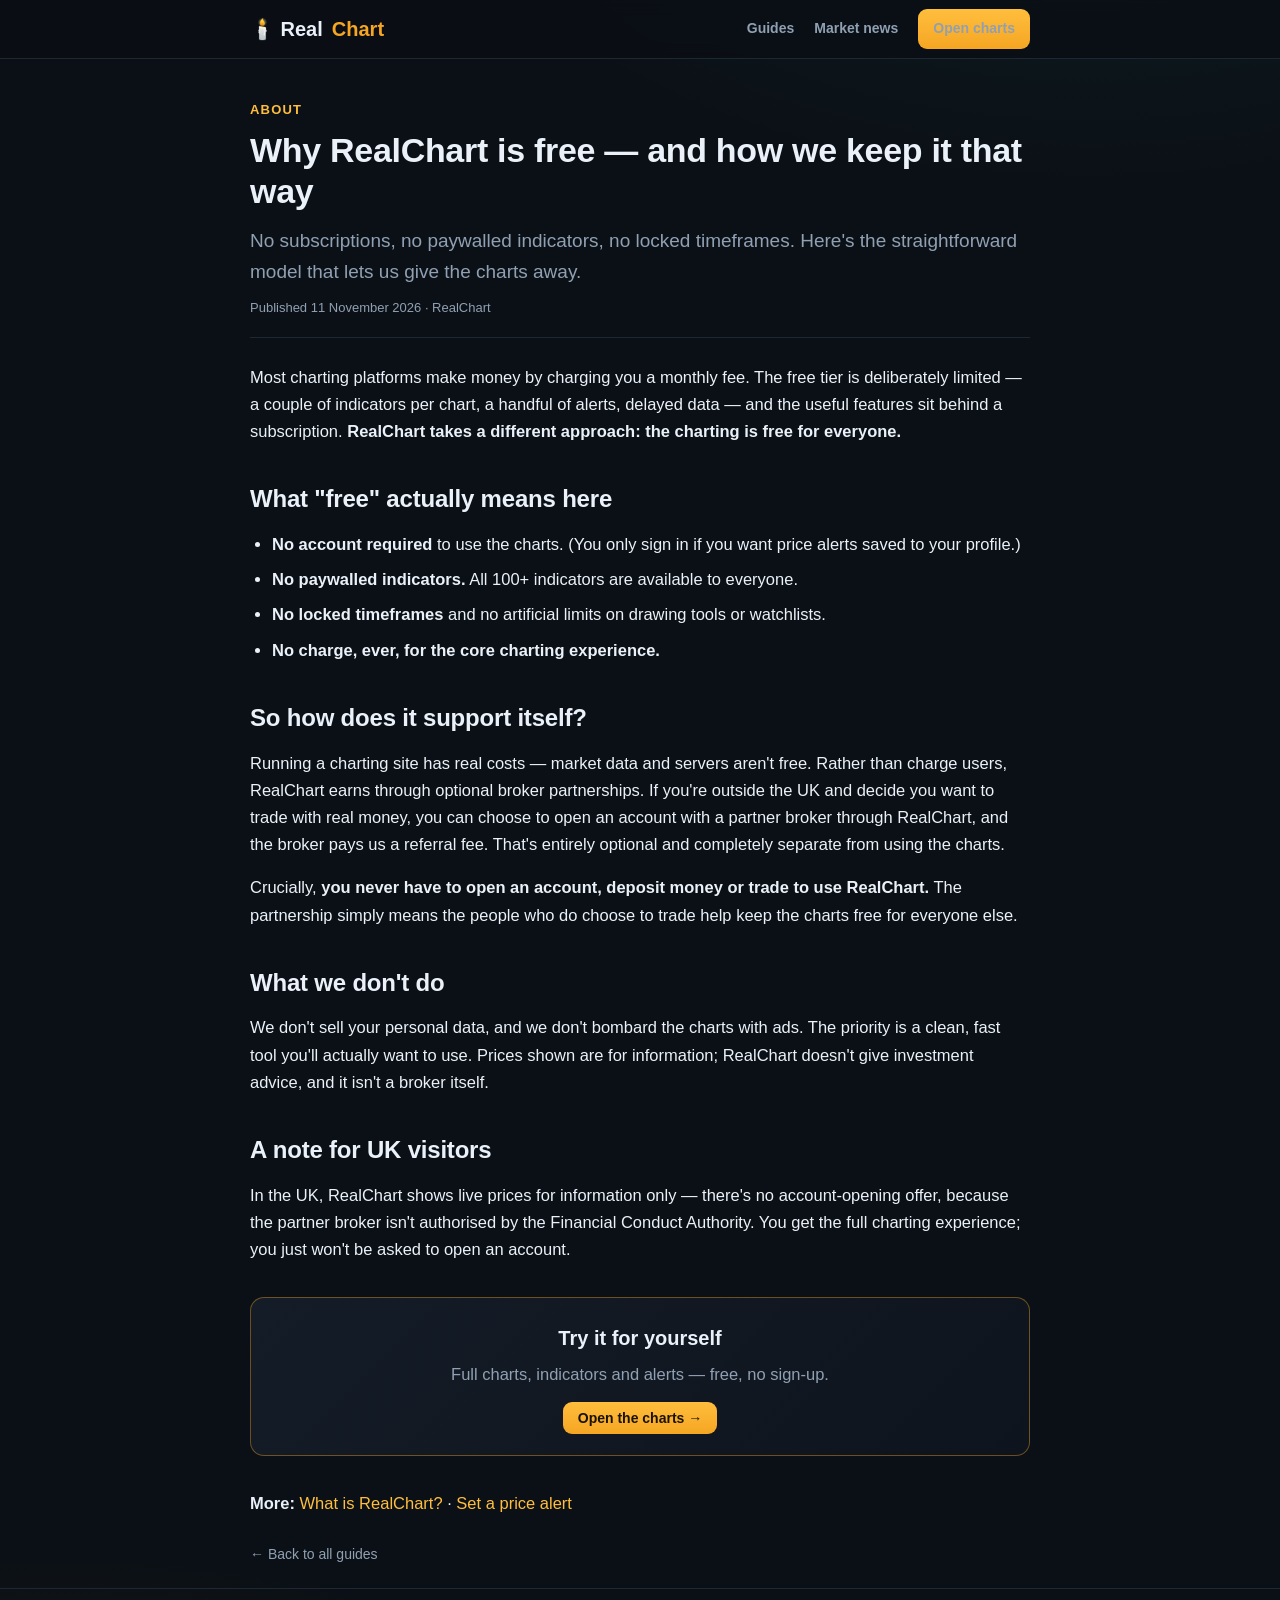
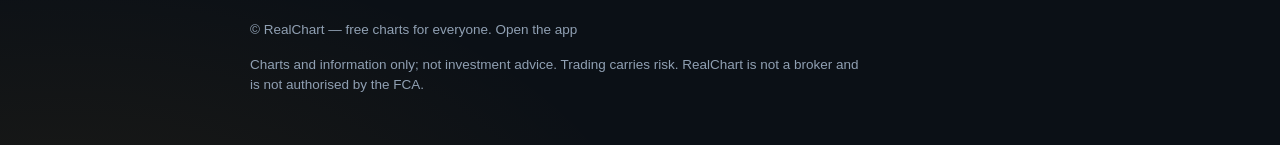
<file: learn/why-free.html>
<!doctype html>
<html lang="en">
<head>
<meta charset="utf-8">
<meta name="viewport" content="width=device-width,initial-scale=1">
<title>Why RealChart is Free — and How We Keep It That Way | RealChart</title>
<meta name="description" content="RealChart has no subscriptions, no paywalled indicators and no locked timeframes. Here's the simple model behind a genuinely free charting platform.">
<link rel="canonical" href="https://realchart.trade/learn/why-free.html">
<meta name="robots" content="index,follow,max-image-preview:large">
<meta property="og:type" content="article">
<meta property="og:site_name" content="RealChart">
<meta property="og:title" content="Why RealChart is free — and how we keep it that way">
<meta property="og:description" content="No subscriptions, no paywalled indicators, no locked timeframes — here's the model behind a free charting site.">
<meta property="og:url" content="https://realchart.trade/learn/why-free.html">
<meta property="og:image" content="https://realchart.trade/og-image.png">
<meta name="twitter:card" content="summary_large_image">
<link rel="icon" href="/favicon.svg" type="image/svg+xml">
<link rel="stylesheet" href="/learn/style.css">
<script type="application/ld+json">{"@context":"https://schema.org","@type":"Article","headline":"Why RealChart is free — and how we keep it that way","description":"The simple model behind a genuinely free, TradingView-style charting platform.","datePublished":"2026-11-11","dateModified":"2026-11-11","author":{"@type":"Organization","name":"RealChart"},"publisher":{"@type":"Organization","name":"RealChart","logo":{"@type":"ImageObject","url":"https://realchart.trade/icon-192.png"}},"mainEntityOfPage":"https://realchart.trade/learn/why-free.html"}</script>
</head>
<body>
<header class="topbar"><div class="wrap">
  <a class="brand" href="/">🕯️ Real<b>Chart</b></a>
  <nav><a href="/learn/">Guides</a><a href="/learn/#news">Market news</a><a class="btn" href="/">Open charts</a></nav>
</div></header>

<main class="wrap">
<article class="post">
  <div class="eyebrow">About</div>
  <h1>Why RealChart is free — and how we keep it that way</h1>
  <p class="lede">No subscriptions, no paywalled indicators, no locked timeframes. Here's the straightforward model that lets us give the charts away.</p>
  <div class="meta">Published 11 November 2026 · RealChart</div>

  <p>Most charting platforms make money by charging you a monthly fee. The free tier is deliberately limited — a couple of indicators per chart, a handful of alerts, delayed data — and the useful features sit behind a subscription. <strong>RealChart takes a different approach: the charting is free for everyone.</strong></p>

  <h2>What "free" actually means here</h2>
  <ul>
    <li><strong>No account required</strong> to use the charts. (You only sign in if you want price alerts saved to your profile.)</li>
    <li><strong>No paywalled indicators.</strong> All 100+ indicators are available to everyone.</li>
    <li><strong>No locked timeframes</strong> and no artificial limits on drawing tools or watchlists.</li>
    <li><strong>No charge, ever, for the core charting experience.</strong></li>
  </ul>

  <h2>So how does it support itself?</h2>
  <p>Running a charting site has real costs — market data and servers aren't free. Rather than charge users, RealChart earns through optional broker partnerships. If you're outside the UK and decide you want to trade with real money, you can choose to open an account with a partner broker through RealChart, and the broker pays us a referral fee. That's entirely optional and completely separate from using the charts.</p>
  <p>Crucially, <strong>you never have to open an account, deposit money or trade to use RealChart.</strong> The partnership simply means the people who do choose to trade help keep the charts free for everyone else.</p>

  <h2>What we don't do</h2>
  <p>We don't sell your personal data, and we don't bombard the charts with ads. The priority is a clean, fast tool you'll actually want to use. Prices shown are for information; RealChart doesn't give investment advice, and it isn't a broker itself.</p>

  <h2>A note for UK visitors</h2>
  <p>In the UK, RealChart shows live prices for information only — there's no account-opening offer, because the partner broker isn't authorised by the Financial Conduct Authority. You get the full charting experience; you just won't be asked to open an account.</p>

  <div class="cta-box">
    <h3>Try it for yourself</h3>
    <p>Full charts, indicators and alerts — free, no sign-up.</p>
    <a class="btn" href="/">Open the charts →</a>
  </div>

  <p><strong>More:</strong> <a href="/learn/what-is-realchart.html">What is RealChart?</a> · <a href="/learn/price-alerts.html">Set a price alert</a></p>
  <a class="back" href="/learn/">← Back to all guides</a>
</article>
</main>

<footer class="foot"><div class="wrap">
  <span>© RealChart — free charts for everyone. <a href="/">Open the app</a></span>
  <span class="risk">Charts and information only; not investment advice. Trading carries risk. RealChart is not a broker and is not authorised by the FCA.</span>
</div></footer>
</body>
</html>
</file>
<file: learn/style.css>
/* RealChart Learn — shared styles (self-contained, matches the app's dark theme) */
:root{
  --bg:#0b1016; --panel:#121a24; --panel2:#0e141d; --line:#1e2835;
  --ink:#eaf1f8; --muted:#90a0b3; --gold:#f5a623; --gold2:#ffbe3d; --green:#26a69a;
  --font:"Segoe UI",-apple-system,BlinkMacSystemFont,"Helvetica Neue",Arial,sans-serif;
  --mono:"SFMono-Regular",Consolas,"Liberation Mono",Menlo,monospace;
}
*{margin:0;padding:0;box-sizing:border-box}
html{scroll-behavior:smooth}
body{
  font-family:var(--font);background:
    radial-gradient(1100px 600px at 85% -10%, rgba(38,166,154,.10), transparent 60%),
    radial-gradient(1000px 560px at 5% 108%, rgba(245,166,35,.08), transparent 60%),
    var(--bg);
  color:var(--ink);line-height:1.65;-webkit-font-smoothing:antialiased;
}
a{color:var(--gold2);text-decoration:none}
a:hover{text-decoration:underline}
.wrap{max-width:820px;margin:0 auto;padding:0 20px}
.wide{max-width:1040px}

/* top bar */
.topbar{border-bottom:1px solid var(--line);background:rgba(10,14,20,.7);backdrop-filter:blur(8px);position:sticky;top:0;z-index:10}
.topbar .wrap{display:flex;align-items:center;justify-content:space-between;height:58px}
.brand{display:flex;align-items:center;gap:9px;font-weight:800;font-size:20px;color:var(--ink)}
.brand b{color:var(--gold)}
.topbar nav{display:flex;align-items:center;gap:20px;font-size:14px;font-weight:600}
.topbar nav a{color:var(--muted)}
.topbar nav a:hover{color:var(--ink);text-decoration:none}
.btn{background:linear-gradient(180deg,var(--gold2),var(--gold));color:#1a1203;font-weight:800;padding:8px 15px;border-radius:9px;font-size:14px}
.btn:hover{filter:brightness(1.06);text-decoration:none}

/* hero */
.hero{padding:62px 0 34px;text-align:center}
.hero h1{font-size:40px;line-height:1.12;font-weight:800;letter-spacing:-.4px;margin-bottom:14px}
.hero h1 b{color:var(--gold)}
.hero p{font-size:18px;color:var(--muted);max-width:620px;margin:0 auto 22px}

/* article grid */
.grid{display:grid;grid-template-columns:repeat(auto-fill,minmax(270px,1fr));gap:18px;margin:14px 0 46px}
.card{display:block;background:var(--panel);border:1px solid var(--line);border-radius:14px;padding:22px;transition:border-color .15s,transform .15s}
.card:hover{border-color:rgba(245,166,35,.5);transform:translateY(-2px);text-decoration:none}
.card .tag{font-size:12px;font-weight:700;letter-spacing:1px;text-transform:uppercase;color:var(--gold2)}
.card h3{font-size:19px;font-weight:800;color:var(--ink);margin:9px 0 7px;line-height:1.25}
.card p{font-size:14.5px;color:var(--muted)}

/* section heading */
.sec-h{font-size:14px;font-weight:800;letter-spacing:1.6px;text-transform:uppercase;color:var(--muted);margin:10px 0 2px}

/* market news */
.news{background:var(--panel);border:1px solid var(--line);border-radius:14px;padding:22px;margin-bottom:48px}
.news h2{font-size:22px;font-weight:800;margin-bottom:4px}
.news .sub{color:var(--muted);font-size:14.5px;margin-bottom:16px}
.news-list{display:flex;flex-direction:column;gap:2px}
.news-item{display:block;padding:13px 2px;border-top:1px solid var(--line)}
.news-item:hover{text-decoration:none}
.news-item .h{color:var(--ink);font-weight:600;font-size:15.5px}
.news-item:hover .h{color:var(--gold2)}
.news-item .m{color:var(--muted);font-size:12.5px;margin-top:3px}
.news-empty{color:var(--muted);font-size:14.5px;padding:10px 0}

/* article body */
article.post{padding:40px 0 20px}
.post .eyebrow{font-size:13px;font-weight:700;letter-spacing:1.2px;text-transform:uppercase;color:var(--gold2);margin-bottom:10px}
.post h1{font-size:34px;line-height:1.18;font-weight:800;letter-spacing:-.3px;margin-bottom:14px}
.post .lede{font-size:19px;color:var(--muted);margin-bottom:10px}
.post .meta{font-size:13px;color:var(--muted);border-bottom:1px solid var(--line);padding-bottom:18px;margin-bottom:26px}
.post h2{font-size:24px;font-weight:800;margin:34px 0 12px;letter-spacing:-.2px}
.post h3{font-size:19px;font-weight:700;margin:24px 0 8px}
.post p{margin:0 0 16px;font-size:16.5px}
.post ul,.post ol{margin:0 0 16px 22px}
.post li{margin-bottom:8px;font-size:16.5px}
.post strong{color:var(--ink)}
.post .cta-box{background:linear-gradient(135deg,#141c27,#0e141d);border:1px solid rgba(245,166,35,.4);border-radius:14px;padding:24px;text-align:center;margin:34px 0}
.post .cta-box h3{font-size:20px;margin:0 0 6px}
.post .cta-box p{color:var(--muted);margin:0 0 16px}
.post .back{display:inline-block;margin-top:10px;color:var(--muted);font-size:14px}

/* footer */
.foot{border-top:1px solid var(--line);padding:30px 0 50px;color:var(--muted);font-size:13.5px}
.foot .wrap{display:flex;flex-wrap:wrap;gap:14px;justify-content:space-between;align-items:center}
.foot a{color:var(--muted)}
.foot .risk{max-width:620px;line-height:1.5}

@media (max-width:560px){
  .hero h1{font-size:31px}.post h1{font-size:27px}
  .topbar nav a:not(.btn){display:none}
}
</file>
